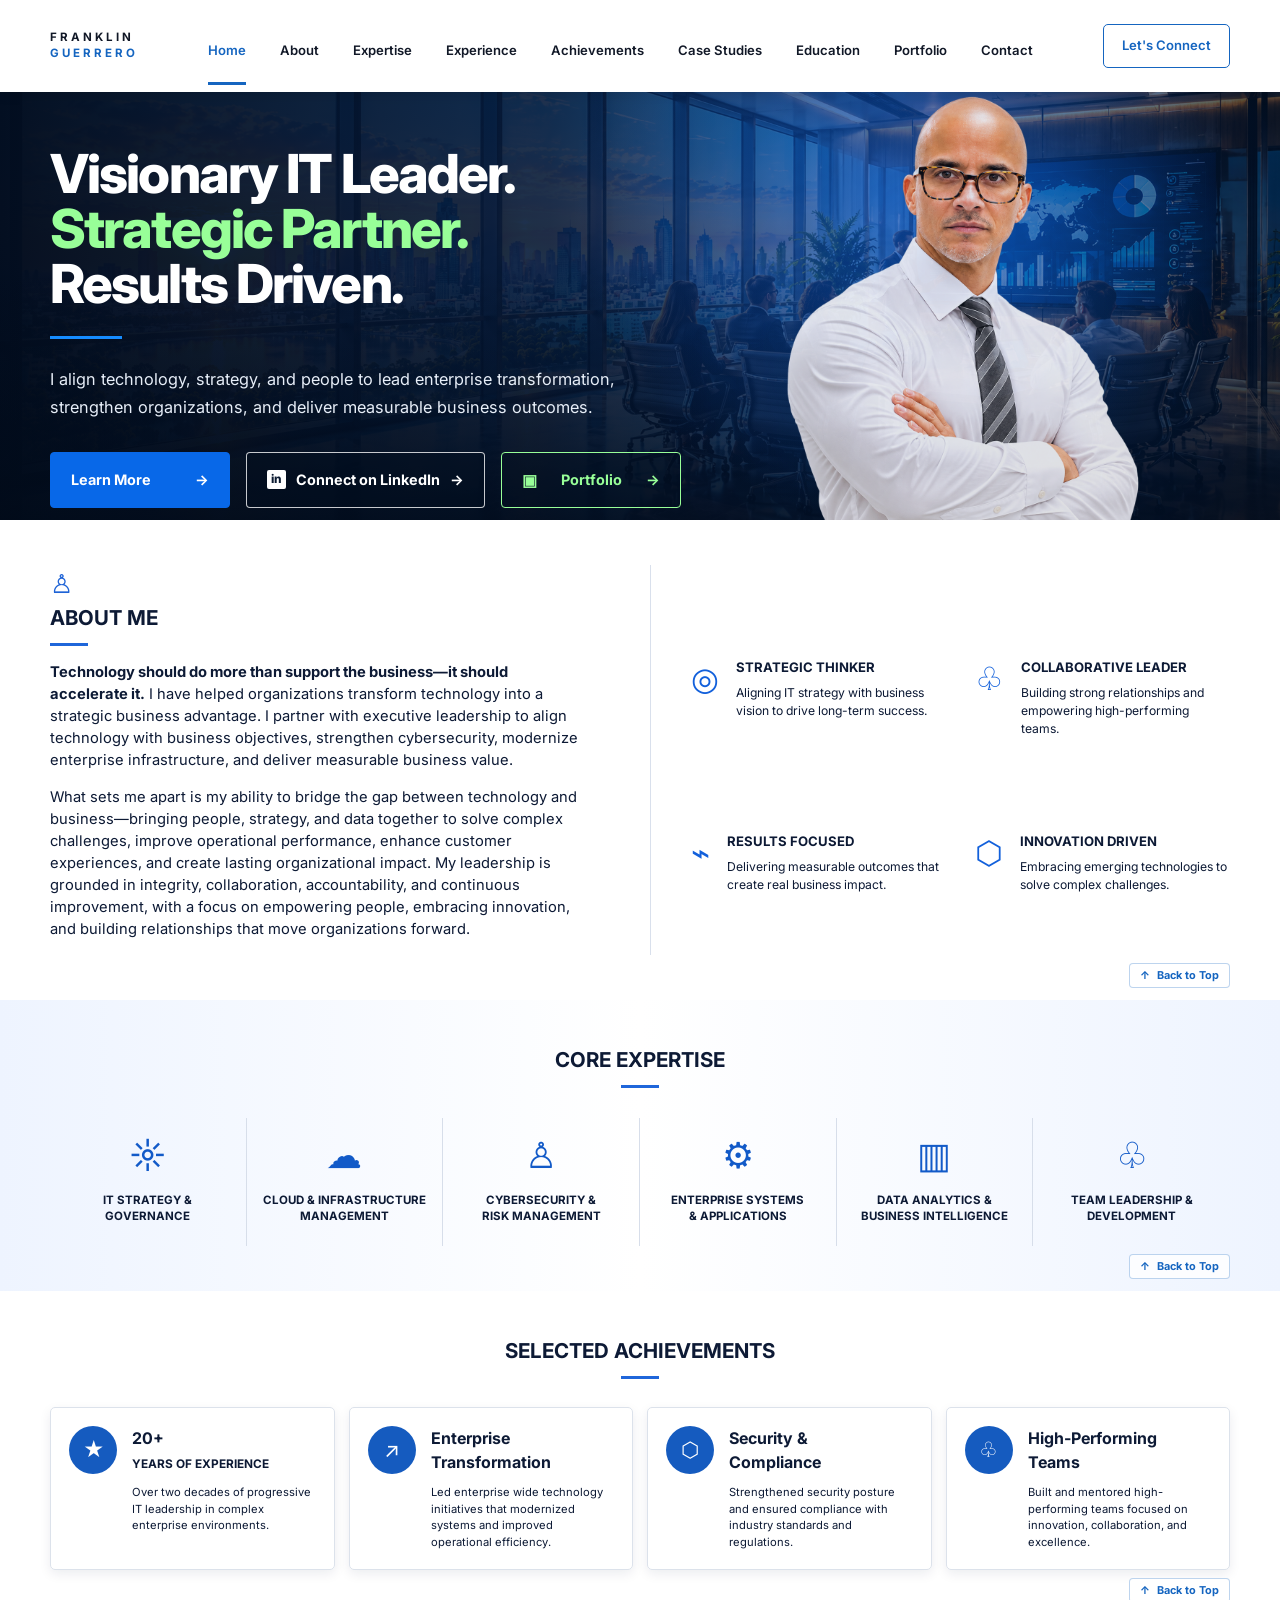
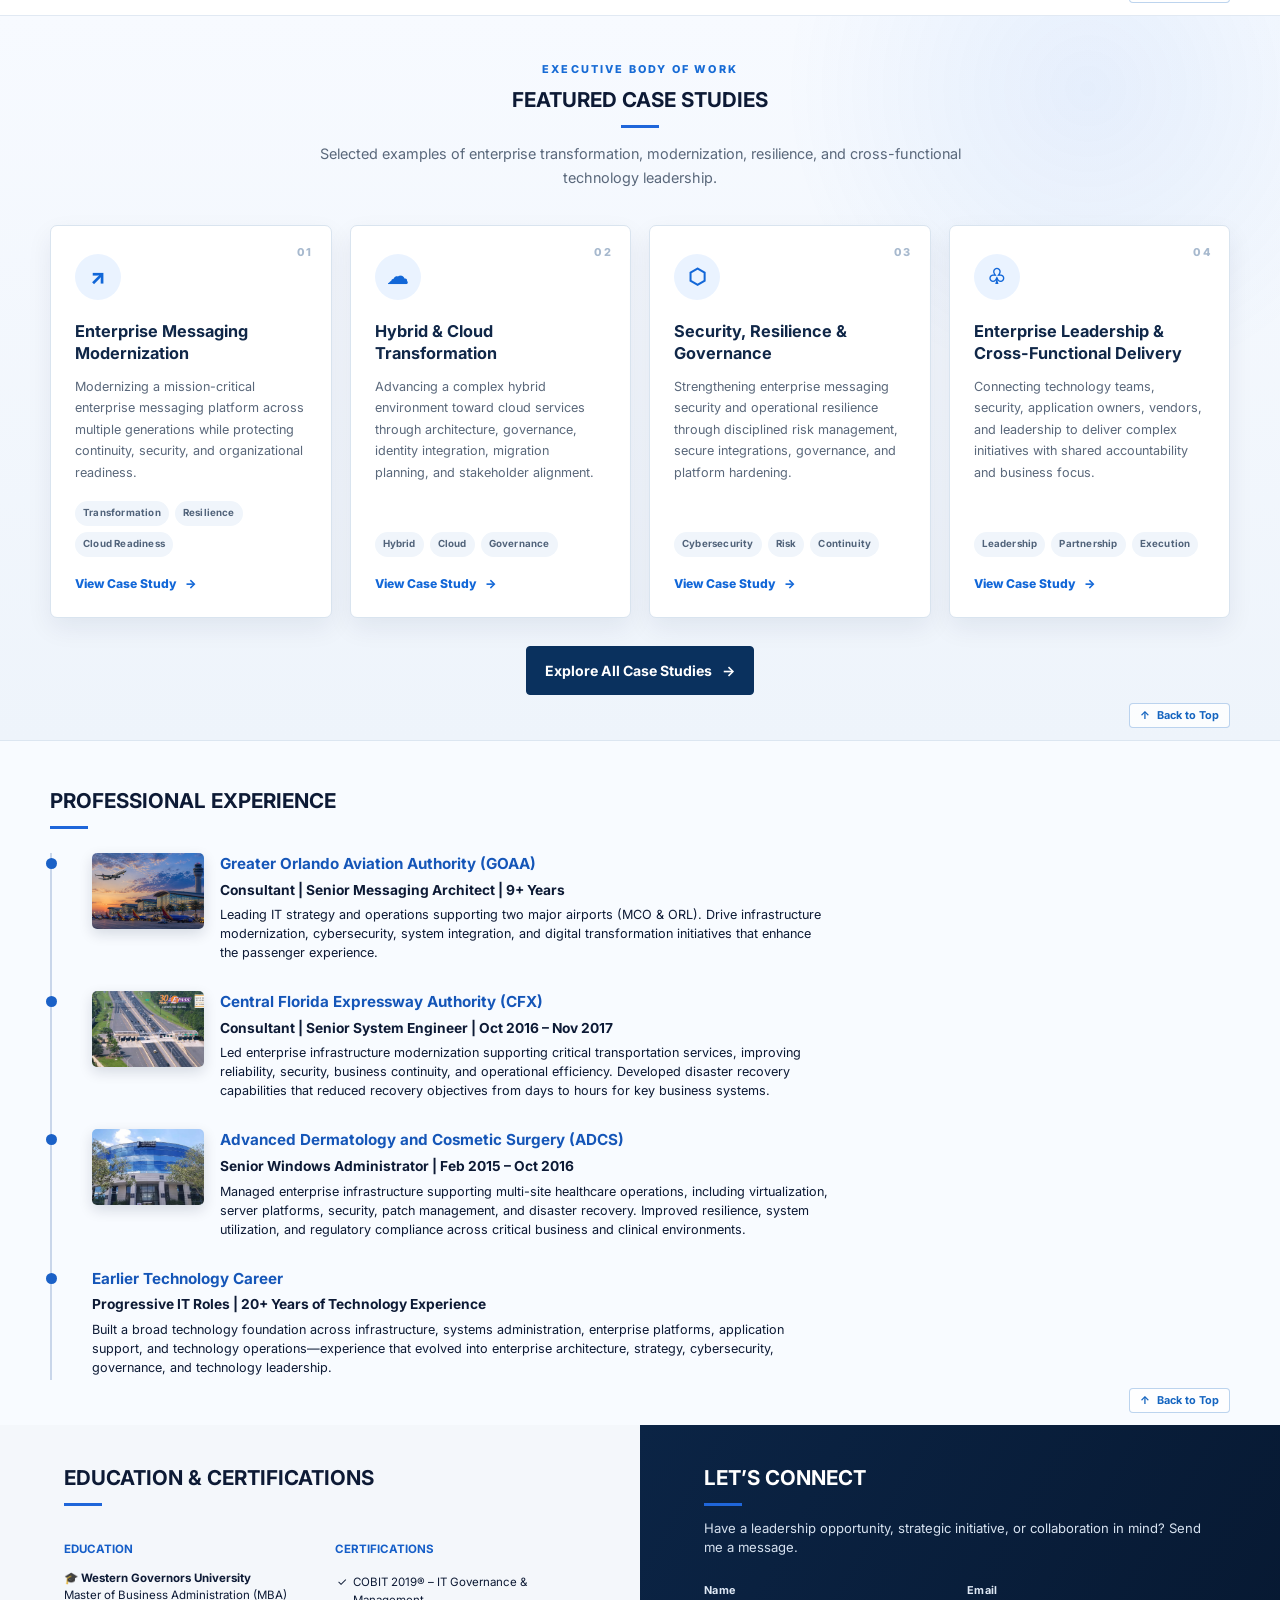
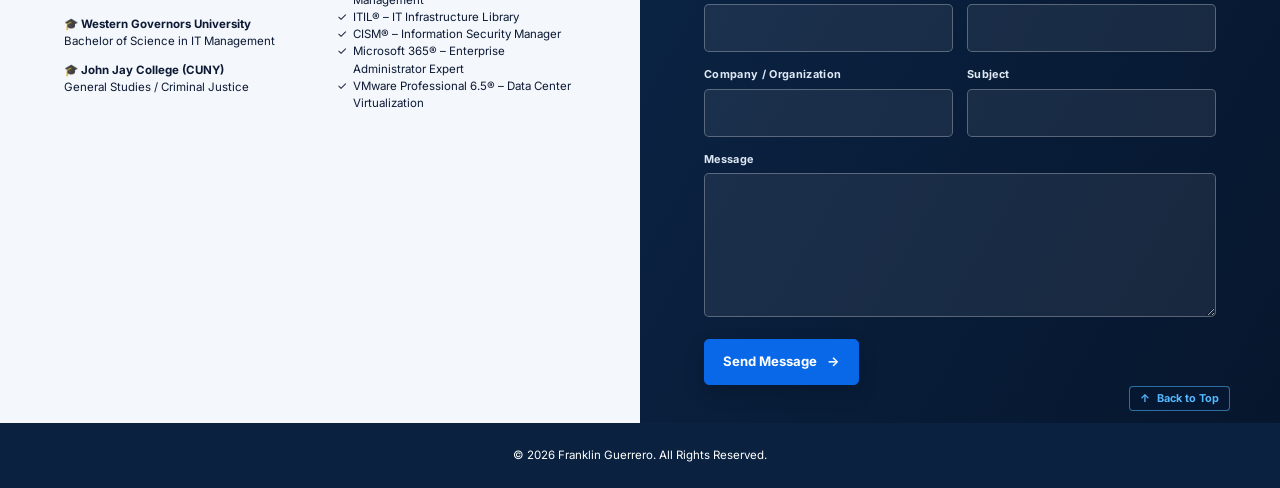
<file: index.html>
<!DOCTYPE html>
<html lang="en">
<head>
  <meta charset="UTF-8" />
  <meta name="viewport" content="width=device-width, initial-scale=1.0" />
  <meta name="description" content="Executive leadership biography and professional portfolio." />
  <title>Franklin Guerrero | IT Executive Leader</title>
  <link rel="preconnect" href="https://fonts.googleapis.com">
  <link rel="preconnect" href="https://fonts.gstatic.com" crossorigin>
  <link href="https://fonts.googleapis.com/css2?family=Inter:wght@400;500;600;700;800&display=swap" rel="stylesheet">
  <link rel="stylesheet" href="styles.css" />
  <!-- Microsoft Clarity Tracking -->
  <script type="text/javascript">
      (function(c,l,a,r,i,t,y){
          c[a]=c[a]||function(){(c[a].q=c[a].q||[]).push(arguments)};
          t=l.createElement(r);t.async=1;t.src="https://www.clarity.ms/tag/"+i;
          y=l.getElementsByTagName(r)[0];y.parentNode.insertBefore(t,y);
      })(window, document, "clarity", "script", "y5eahiqu5o");
  </script>
</head>
<body>
  <header class="topbar executive-topbar">
    <div class="shell nav">
      <a class="brand executive-brand" href="#home" aria-label="Franklin Guerrero home">
        <strong><span>FRANKLIN</span><span>GUERRERO</span></strong>
      </a>
      <button class="menu-button" aria-expanded="false" aria-controls="site-nav">☰</button>
      <nav id="site-nav">
        <a class="active" href="#home">Home</a>
        <a href="#about">About</a>
        <a href="#expertise">Expertise</a>
        <a href="#experience">Experience</a>
        <a href="#achievements">Achievements</a>
        <a href="#case-studies">Case Studies</a>
        <a href="#education">Education</a>
        <a href="portfolio.html">Portfolio</a>
        <a href="#contact">Contact</a>
      </nav>
      <a class="top-connect" href="#contact">Let's Connect</a>
    </div>
  </header>

  <main>
    <section id="home" class="hero executive-hero">
      <div class="hero-overlay"></div>
      <div class="shell executive-hero-layout">
        <div class="hero-copy executive-copy">
          <h1>Visionary IT Leader.<br><span class="mint-text">Strategic Partner.</span><br>Results Driven.</h1>
          <div class="accent-line"></div>
          <p>I align technology, strategy, and people to lead enterprise transformation, strengthen organizations, and deliver measurable business outcomes.</p>
          <div class="hero-actions">
            <a class="btn btn-primary" href="#about">Learn More <span aria-hidden="true">→</span></a>
            <a class="btn btn-outline" href="https://www.linkedin.com/in/itfg/" target="_blank" rel="noopener"><span class="linkedin-box">in</span> Connect on LinkedIn <span aria-hidden="true">→</span></a>
            <a class="btn btn-portfolio" href="portfolio.html"><span class="portfolio-btn-icon" aria-hidden="true">▣</span> Portfolio <span aria-hidden="true">→</span></a>
          </div>
        </div>
        <div class="executive-portrait" aria-hidden="true">
          <img src="assets/profile-transparent-new.png" alt="">
        </div>
      </div>
    </section>

    <section id="about" class="section about-section">
      <div class="shell about-grid">
        <div class="about-copy">
          <div class="section-heading left">
            <span class="line-icon">♙</span>
            <h2>About Me</h2>
          </div>
          <p>
            <strong>Technology should do more than support the business—it should 
            accelerate it.</strong>
            I have helped organizations transform technology 
            into a strategic business advantage. I partner with executive leadership to 
            align technology with business objectives, strengthen cybersecurity, 
            modernize enterprise infrastructure, and deliver measurable business value.
          </p>
          <p>
            What sets me apart is my ability to bridge the gap between technology and 
            business—bringing people, strategy, and data together to solve complex 
            challenges, improve operational performance, enhance customer experiences, 
            and create lasting organizational impact. My leadership is grounded in 
            integrity, collaboration, accountability, and continuous improvement, with 
            a focus on empowering people, embracing innovation, and building 
            relationships that move organizations forward.
          </p>
        </div>

        <div class="leadership-grid">
          <article>
            <span class="feature-icon">◎</span>
            <div><h3>Strategic Thinker</h3><p>Aligning IT strategy with business vision to drive long-term success.</p></div>
          </article>
          <article>
            <span class="feature-icon">♧</span>
            <div><h3>Collaborative Leader</h3><p>Building strong relationships and empowering high-performing teams.</p></div>
          </article>
          <article>
            <span class="feature-icon">⌁</span>
            <div><h3>Results Focused</h3><p>Delivering measurable outcomes that create real business impact.</p></div>
          </article>
          <article>
            <span class="feature-icon">⬡</span>
            <div><h3>Innovation Driven</h3><p>Embracing emerging technologies to solve complex challenges.</p></div>
          </article>
        </div>
      </div>
      <a class="section-back-top" href="#home" aria-label="Back to top">↑ <span>Back to Top</span></a>
    </section>

    <section id="expertise" class="section expertise-section">
      <div class="shell">
        <div class="section-heading centered">
          <h2>Core Expertise</h2>
        </div>
        <div class="expertise-grid">
          <article><span>☼</span><h3>IT Strategy &amp;<br>Governance</h3></article>
          <article><span>☁</span><h3>Cloud &amp; Infrastructure<br>Management</h3></article>
          <article><span>♙</span><h3>Cybersecurity &amp;<br>Risk Management</h3></article>
          <article><span>⚙</span><h3>Enterprise Systems<br>&amp; Applications</h3></article>
          <article><span>▥</span><h3>Data Analytics &amp;<br>Business Intelligence</h3></article>
          <article><span>♧</span><h3>Team Leadership &amp;<br>Development</h3></article>
        </div>
      </div>
      <a class="section-back-top" href="#home" aria-label="Back to top">↑ <span>Back to Top</span></a>
    </section>

    <section id="achievements" class="section achievements-section">
      <div class="shell">
        <div class="section-heading centered">
          <h2>Selected Achievements</h2>
        </div>
        <div class="achievement-grid">
          <article>
            <div class="circle-icon">★</div>
            <div><h3>20+<br><small>Years of Experience</small></h3><p>Over two decades of progressive IT leadership in complex enterprise environments.</p></div>
          </article>
          <article>
            <div class="circle-icon">↗</div>
            <div><h3>Enterprise<br>Transformation</h3><p>Led enterprise wide technology initiatives that modernized systems and improved operational efficiency.</p></div>
          </article>
          <article>
            <div class="circle-icon">⬡</div>
            <div><h3>Security &amp;<br>Compliance</h3><p>Strengthened security posture and ensured compliance with industry standards and regulations.</p></div>
          </article>
          <article>
            <div class="circle-icon">♧</div>
            <div><h3>High-Performing<br>Teams</h3><p>Built and mentored high-performing teams focused on innovation, collaboration, and excellence.</p></div>
          </article>
        </div>
      </div>
      <a class="section-back-top" href="#home" aria-label="Back to top">↑ <span>Back to Top</span></a>
    </section>


    <section id="case-studies" class="section case-studies-section">
      <div class="shell">
        <div class="section-heading centered">
          <span class="case-studies-eyebrow">EXECUTIVE BODY OF WORK</span>
          <h2>Featured Case Studies</h2>
          <p class="case-studies-intro">Selected examples of enterprise transformation, modernization, resilience, and cross-functional technology leadership.</p>
        </div>

        <div class="case-study-card-grid">
          <article class="case-study-card">
            <span class="case-study-index">01</span>
            <div class="case-study-icon" aria-hidden="true">↗</div>
            <h3>Enterprise Messaging Modernization</h3>
            <p>Modernizing a mission-critical enterprise messaging platform across multiple generations while protecting continuity, security, and organizational readiness.</p>
            <div class="case-study-tags"><span>Transformation</span><span>Resilience</span><span>Cloud Readiness</span></div>
            <a href="case-study-messaging.html">View Case Study <span aria-hidden="true">→</span></a>
          </article>

          <article class="case-study-card">
            <span class="case-study-index">02</span>
            <div class="case-study-icon" aria-hidden="true">☁</div>
            <h3>Hybrid &amp; Cloud Transformation</h3>
            <p>Advancing a complex hybrid environment toward cloud services through architecture, governance, identity integration, migration planning, and stakeholder alignment.</p>
            <div class="case-study-tags"><span>Hybrid</span><span>Cloud</span><span>Governance</span></div>
            <a href="case-study-cloud.html">View Case Study <span aria-hidden="true">→</span></a>
          </article>

          <article class="case-study-card">
            <span class="case-study-index">03</span>
            <div class="case-study-icon" aria-hidden="true">⬡</div>
            <h3>Security, Resilience &amp; Governance</h3>
            <p>Strengthening enterprise messaging security and operational resilience through disciplined risk management, secure integrations, governance, and platform hardening.</p>
            <div class="case-study-tags"><span>Cybersecurity</span><span>Risk</span><span>Continuity</span></div>
            <a href="case-study-security.html">View Case Study <span aria-hidden="true">→</span></a>
          </article>

          <article class="case-study-card">
            <span class="case-study-index">04</span>
            <div class="case-study-icon" aria-hidden="true">♧</div>
            <h3>Enterprise Leadership &amp; Cross-Functional Delivery</h3>
            <p>Connecting technology teams, security, application owners, vendors, and leadership to deliver complex initiatives with shared accountability and business focus.</p>
            <div class="case-study-tags"><span>Leadership</span><span>Partnership</span><span>Execution</span></div>
            <a href="case-study-leadership.html">View Case Study <span aria-hidden="true">→</span></a>
          </article>
        </div>

        <div class="case-studies-all">
          <a class="btn case-studies-all-btn" href="case-studies.html">Explore All Case Studies <span aria-hidden="true">→</span></a>
        </div>
      </div>
      <a class="section-back-top" href="#home" aria-label="Back to top">↑ <span>Back to Top</span></a>
    </section>

    <section id="experience" class="section experience-section">
      <div class="shell experience-grid">
        <div>
          <div class="section-heading left"><h2>Professional Experience</h2></div>
          <div class="timeline">
            <article class="experience-with-photo">
              <div class="dot"></div>
              <img class="experience-org-photo" src="assets/goaa-airport.png" alt="Greater Orlando Aviation Authority airport terminal">
              <div class="experience-org-copy">
                <h3>Greater Orlando Aviation Authority (GOAA)</h3>
                <h4>Consultant | Senior Messaging Architect | 9+ Years</h4>
                <p>
                  Leading IT strategy and operations supporting two major airports (MCO &amp; ORL).
                  Drive infrastructure modernization, cybersecurity, system integration, and
                  digital transformation initiatives that enhance the passenger experience.
                </p>
              </div>
            </article>
            <article class="experience-with-photo">
              <div class="dot"></div>
              <img class="experience-org-photo" src="assets/cfx.jpg" alt="Central Florida Expressway Authority expressway and toll plaza">
              <div class="experience-org-copy">
              <h3>Central Florida Expressway Authority (CFX)</h3>
              <h4>Consultant | Senior System Engineer | Oct 2016 – Nov 2017</h4>
              <p>
                Led enterprise infrastructure modernization supporting critical transportation
                services, improving reliability, security, business continuity, and operational
                efficiency. Developed disaster recovery capabilities that reduced recovery
                objectives from days to hours for key business systems.
              </p>
              </div>
            </article>
            <article class="experience-with-photo">
              <div class="dot"></div>
              <img class="experience-org-photo" src="assets/advanced-dermatology.jpg" alt="Advanced Dermatology and Cosmetic Surgery building">
              <div class="experience-org-copy">
              <h3>Advanced Dermatology and Cosmetic Surgery (ADCS)</h3>
              <h4>Senior Windows Administrator | Feb 2015 – Oct 2016</h4>
              <p>
                Managed enterprise infrastructure supporting multi-site healthcare operations,
                including virtualization, server platforms, security, patch management, and
                disaster recovery. Improved resilience, system utilization, and regulatory
                compliance across critical business and clinical environments.
              </p>
              </div>
            </article>
            <article class="earlier-career">
              <div class="dot"></div>
              <h3>Earlier Technology Career</h3>
              <h4>Progressive IT Roles | 20+ Years of Technology Experience</h4>
              <p>
                Built a broad technology foundation across infrastructure, systems administration,
                enterprise platforms, application support, and technology operations—experience
                that evolved into enterprise architecture, strategy, cybersecurity, governance,
                and technology leadership.
              </p>
            </article>
          </div>
        </div>

      </div>
      <a class="section-back-top" href="#home" aria-label="Back to top">↑ <span>Back to Top</span></a>
    </section>

    <section id="education" class="education-contact">
      <div class="education-panel">
        <div class="section-heading left"><h2>Education &amp; Certifications</h2></div>
        <div class="education-columns">
          <div>
            <h3>Education</h3>
            <p><strong>🎓 Western Governors University</strong><br>Master of Business Administration (MBA)</p>
            <p><strong>🎓 Western Governors University</strong><br>Bachelor of Science in IT Management</p>
            <p><strong>🎓 John Jay College (CUNY)</strong><br>General Studies / Criminal Justice</p>
          </div>
          <div>
            <h3>Certifications</h3>
            <ul>
              <li>COBIT 2019® – IT Governance & Management</li>
              <li>ITIL® – IT Infrastructure Library</li>
              <li>CISM® – Information Security Manager</li>
              <li>Microsoft 365® – Enterprise Administrator Expert</li>
              <li>VMware Professional 6.5® – Data Center Virtualization</li>
            </ul>
          </div>
        </div>
      </div>

      <div id="contact" class="contact-panel">
        <div class="section-heading left light"><h2>Let’s Connect</h2></div>
        <p>Have a leadership opportunity, strategic initiative, or collaboration in mind? Send me a message.</p>

        <form class="contact-form" action="https://formspree.io/f/xrpzrypd" method="POST">
          <div class="contact-form-grid">
            <label>
              <span>Name</span>
              <input type="text" name="name" autocomplete="name" required>
            </label>

            <label>
              <span>Email</span>
              <input type="email" name="email" autocomplete="email" required>
            </label>

            <label>
              <span>Company / Organization</span>
              <input type="text" name="company" autocomplete="organization">
            </label>

            <label>
              <span>Subject</span>
              <input type="text" name="subject" required>
            </label>
          </div>

          <label class="contact-message-field">
            <span>Message</span>
            <textarea name="message" rows="5" required></textarea>
          </label>

          <input type="hidden" name="_subject" value="New message from franklinguerrero.com">
          <button class="contact-submit" type="submit">Send Message <span aria-hidden="true">→</span></button>
        </form>
      </div>
      <a class="section-back-top" href="#home" aria-label="Back to top">↑ <span>Back to Top</span></a>
    </section>
  </main>

  <footer>
    © <span id="year"></span> Franklin Guerrero. All Rights Reserved.
  </footer>

  <script src="script.js"></script>
</body>
</html>
</file>
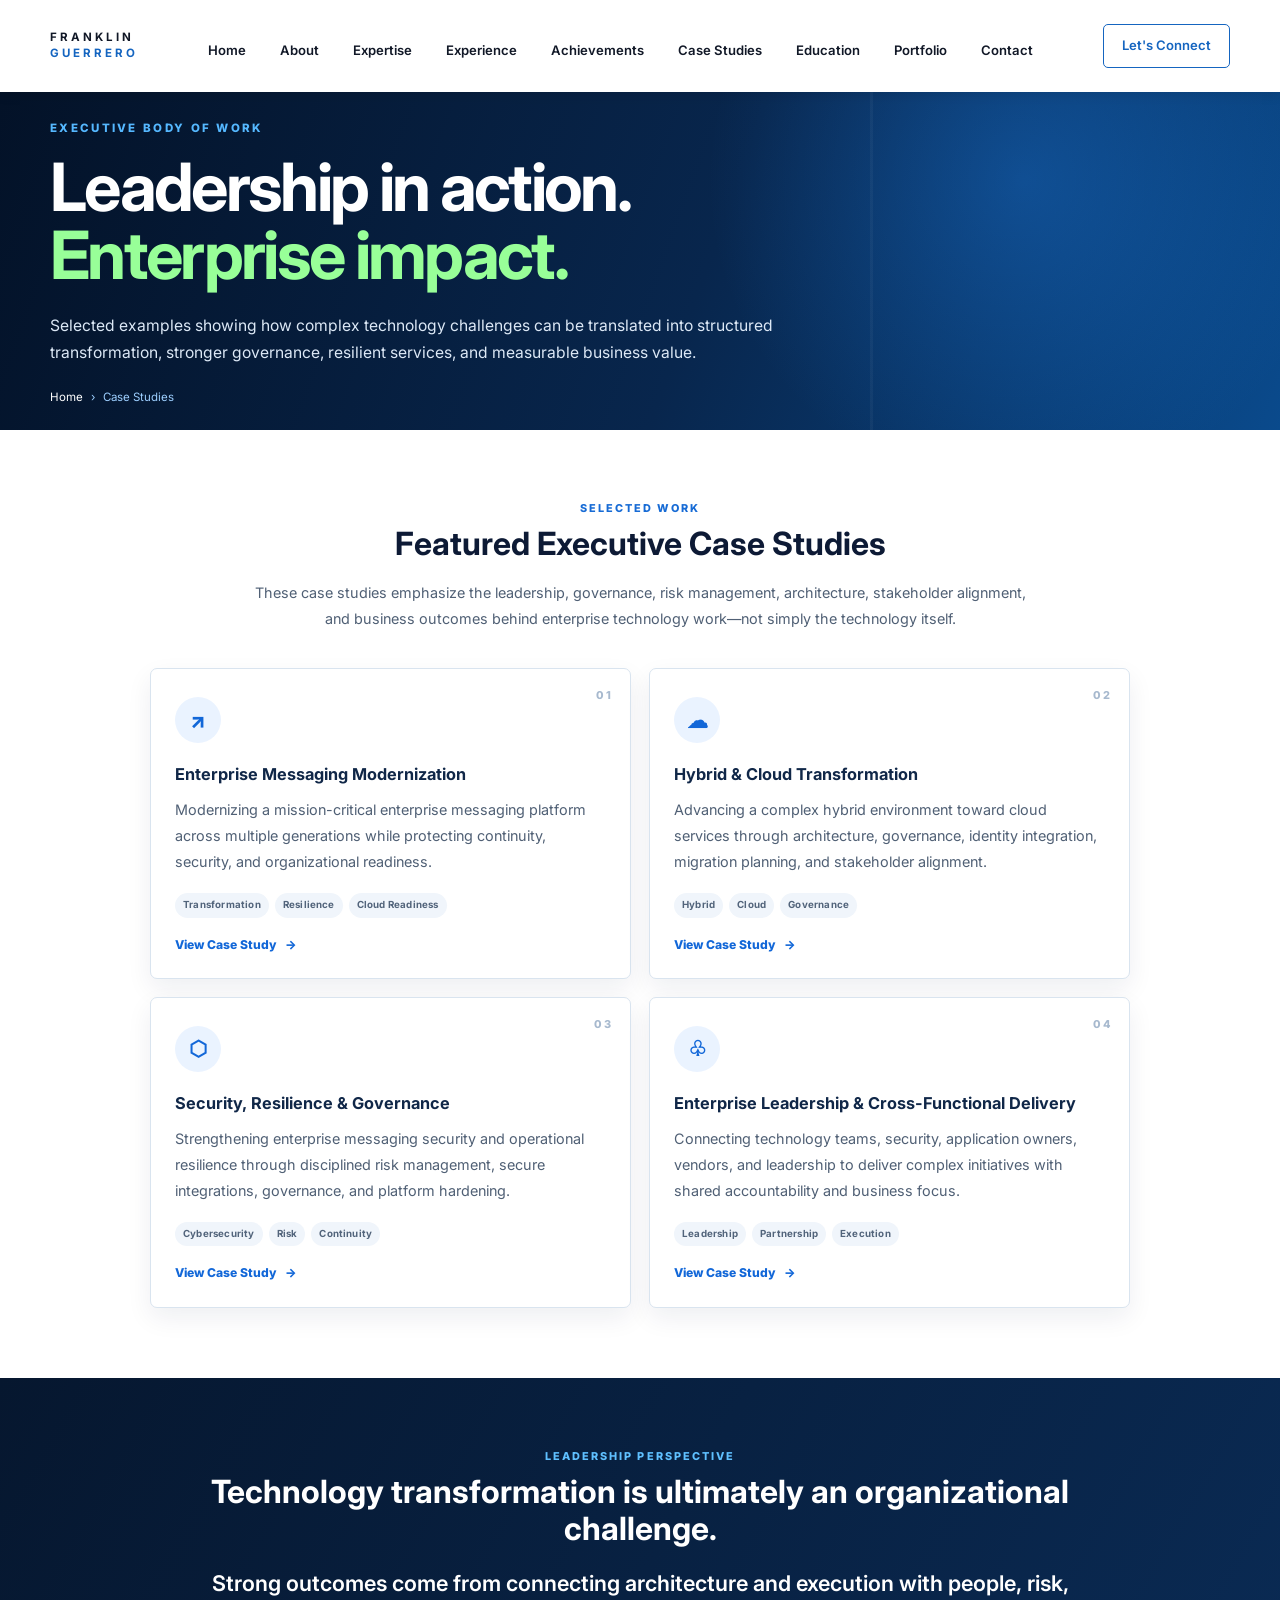
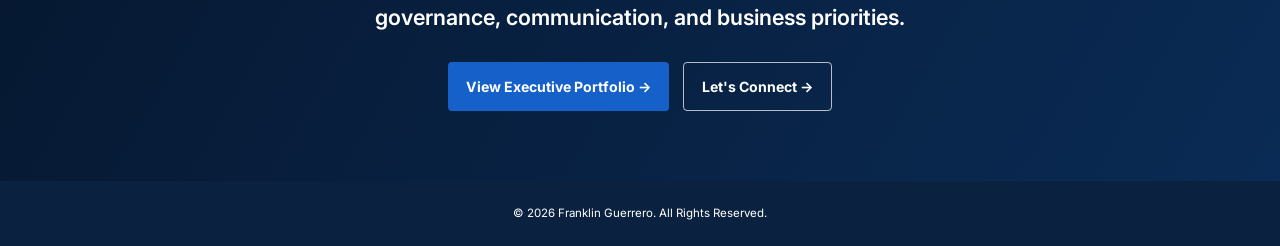
<file: case-studies.html>
<!DOCTYPE html>
<html lang="en">
<head>
  <meta charset="UTF-8" />
  <meta name="viewport" content="width=device-width, initial-scale=1.0" />
  <meta name="description" content="Selected executive technology case studies focused on enterprise transformation, cloud, security, resilience, and leadership." />
  <title>Executive Case Studies | Franklin Guerrero</title>
  <link rel="preconnect" href="https://fonts.googleapis.com">
  <link rel="preconnect" href="https://fonts.gstatic.com" crossorigin>
  <link href="https://fonts.googleapis.com/css2?family=Inter:wght@400;500;600;700;800&display=swap" rel="stylesheet">
  <link rel="stylesheet" href="styles.css" />
  <!-- Microsoft Clarity Tracking -->
  <script type="text/javascript">
      (function(c,l,a,r,i,t,y){
          c[a]=c[a]||function(){(c[a].q=c[a].q||[]).push(arguments)};
          t=l.createElement(r);t.async=1;t.src="https://www.clarity.ms/tag/"+i;
          y=l.getElementsByTagName(r)[0];y.parentNode.insertBefore(t,y);
      })(window, document, "clarity", "script", "y5eahiqu5o");
  </script>
</head>
<body class="case-study-page">
  <header class="topbar executive-topbar">
    <div class="shell nav">
      <a class="brand executive-brand" href="index.html#home" aria-label="Franklin Guerrero home">
        <strong><span>FRANKLIN</span><span>GUERRERO</span></strong>
      </a>
      <button class="menu-button" aria-expanded="false" aria-controls="site-nav">☰</button>
      <nav id="site-nav">
        <a href="index.html#home">Home</a>
        <a href="index.html#about">About</a>
        <a href="index.html#expertise">Expertise</a>
        <a href="index.html#experience">Experience</a>
        <a href="index.html#achievements">Achievements</a>
        <a class="active" href="case-studies.html">Case Studies</a>
        <a href="index.html#education">Education</a>
        <a href="portfolio.html">Portfolio</a>
        <a href="index.html#contact">Contact</a>
      </nav>
      <a class="top-connect" href="index.html#contact">Let's Connect</a>
    </div>
  </header>
  <main>
    <section class="case-study-hero">
      <div class="shell">
        <p class="case-study-kicker">EXECUTIVE BODY OF WORK</p>
        <h1>Leadership in action.<br><span class="mint-text">Enterprise impact.</span></h1>
        <p class="case-study-hero-copy">Selected examples showing how complex technology challenges can be translated into structured transformation, stronger governance, resilient services, and measurable business value.</p>
        <div class="case-study-breadcrumbs"><a href="index.html">Home</a><span>›</span><span>Case Studies</span></div>
      </div>
    </section>
    <section class="case-study-detail case-study-landing">
      <div class="shell">
        <span class="case-study-section-label" style="text-align:center">SELECTED WORK</span>
        <h2 style="text-align:center">Featured Executive Case Studies</h2>
        <p class="case-study-landing-intro">These case studies emphasize the leadership, governance, risk management, architecture, stakeholder alignment, and business outcomes behind enterprise technology work—not simply the technology itself.</p>

        <div class="case-study-card-grid">
          <article class="case-study-card"><span class="case-study-index">01</span><div class="case-study-icon">↗</div><h3>Enterprise Messaging Modernization</h3><p>Modernizing a mission-critical enterprise messaging platform across multiple generations while protecting continuity, security, and organizational readiness.</p><div class="case-study-tags"><span>Transformation</span><span>Resilience</span><span>Cloud Readiness</span></div><a href="case-study-messaging.html">View Case Study <span aria-hidden="true">→</span></a></article>
          <article class="case-study-card"><span class="case-study-index">02</span><div class="case-study-icon">☁</div><h3>Hybrid &amp; Cloud Transformation</h3><p>Advancing a complex hybrid environment toward cloud services through architecture, governance, identity integration, migration planning, and stakeholder alignment.</p><div class="case-study-tags"><span>Hybrid</span><span>Cloud</span><span>Governance</span></div><a href="case-study-cloud.html">View Case Study <span aria-hidden="true">→</span></a></article>
          <article class="case-study-card"><span class="case-study-index">03</span><div class="case-study-icon">⬡</div><h3>Security, Resilience &amp; Governance</h3><p>Strengthening enterprise messaging security and operational resilience through disciplined risk management, secure integrations, governance, and platform hardening.</p><div class="case-study-tags"><span>Cybersecurity</span><span>Risk</span><span>Continuity</span></div><a href="case-study-security.html">View Case Study <span aria-hidden="true">→</span></a></article>
          <article class="case-study-card"><span class="case-study-index">04</span><div class="case-study-icon">♧</div><h3>Enterprise Leadership &amp; Cross-Functional Delivery</h3><p>Connecting technology teams, security, application owners, vendors, and leadership to deliver complex initiatives with shared accountability and business focus.</p><div class="case-study-tags"><span>Leadership</span><span>Partnership</span><span>Execution</span></div><a href="case-study-leadership.html">View Case Study <span aria-hidden="true">→</span></a></article>
        </div>
      </div>
    </section>
    <section class="case-study-detail case-study-detail-dark">
      <div class="shell case-study-takeaway">
        <span class="case-study-section-label">LEADERSHIP PERSPECTIVE</span>
        <h2>Technology transformation is ultimately an organizational challenge.</h2>
        <blockquote>Strong outcomes come from connecting architecture and execution with people, risk, governance, communication, and business priorities.</blockquote>
        <div class="case-study-next"><a class="btn btn-primary" href="portfolio.html">View Executive Portfolio →</a><a class="btn btn-outline" href="index.html#contact">Let's Connect →</a></div>
      </div>
    </section>
  </main>
  <footer>
    © <span id="year"></span> Franklin Guerrero. All Rights Reserved.
  </footer>
  <script src="script.js"></script>
</body>
</html>
</file>
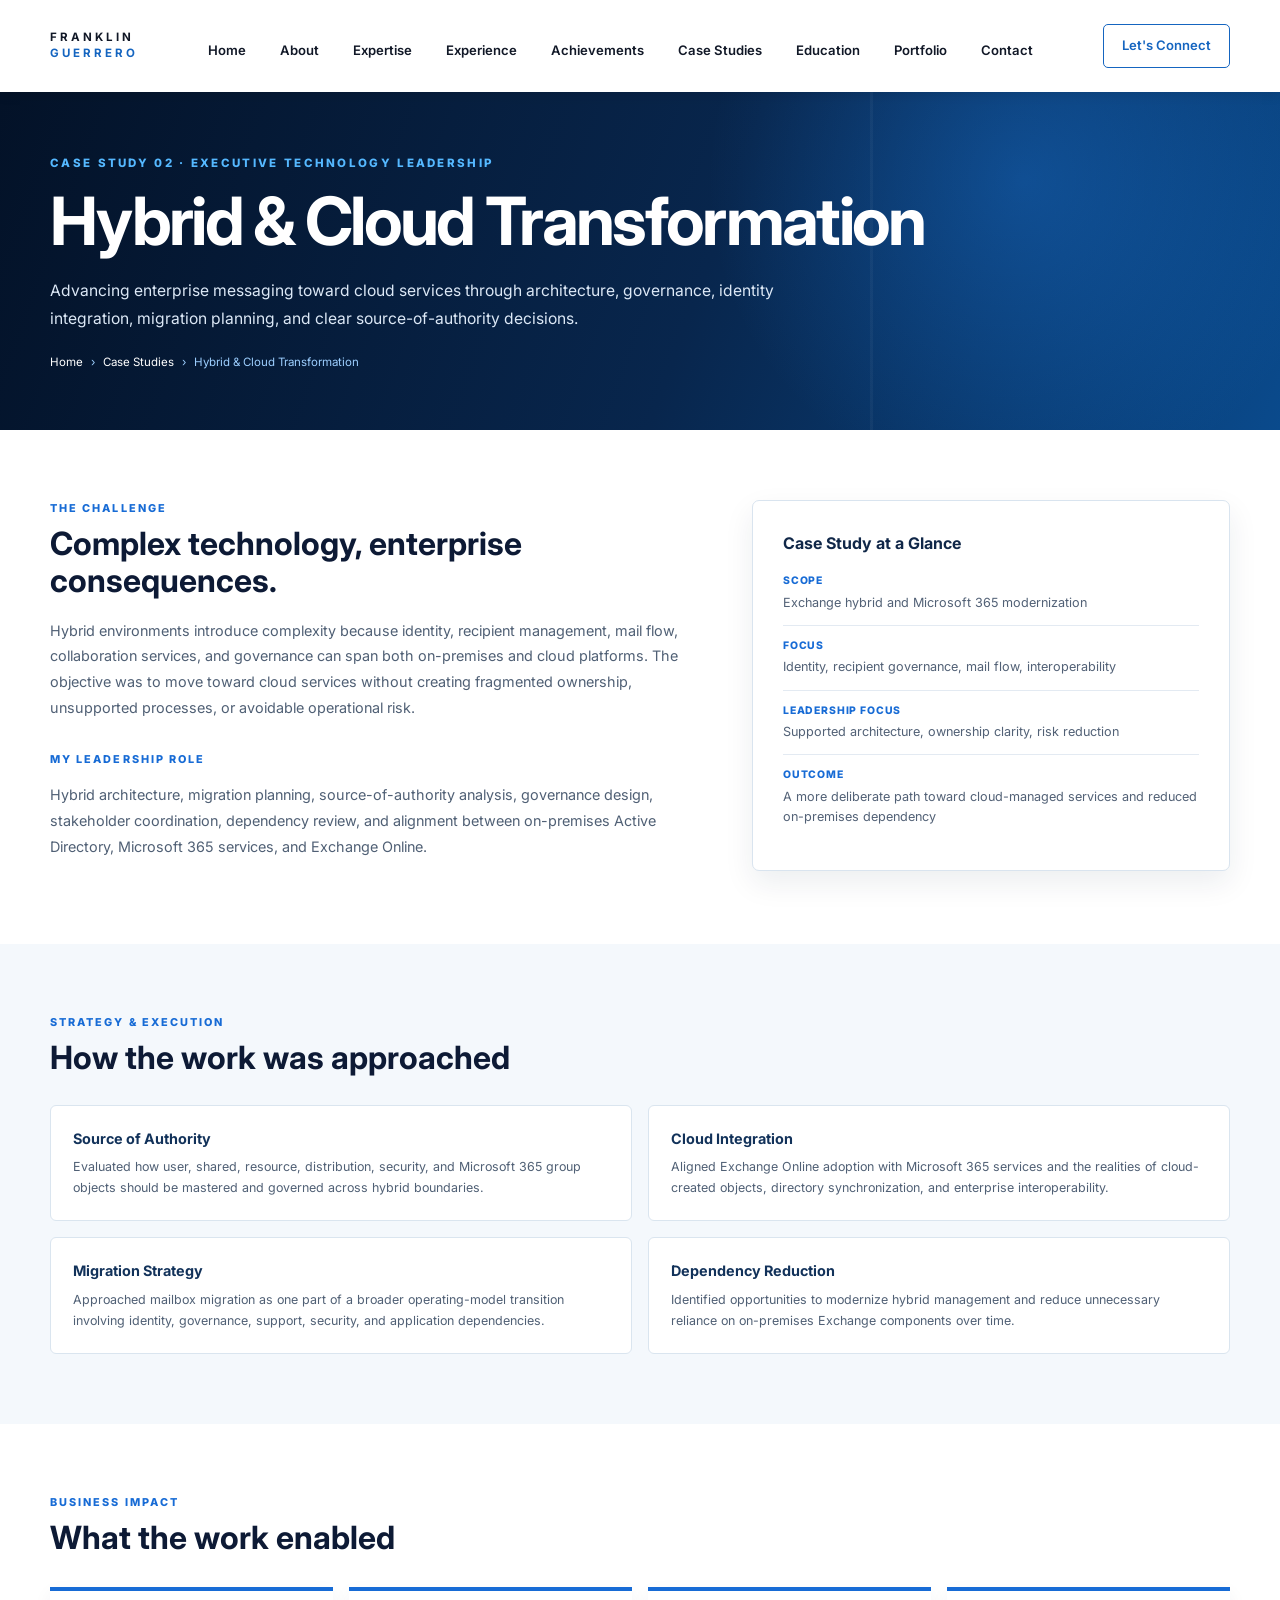
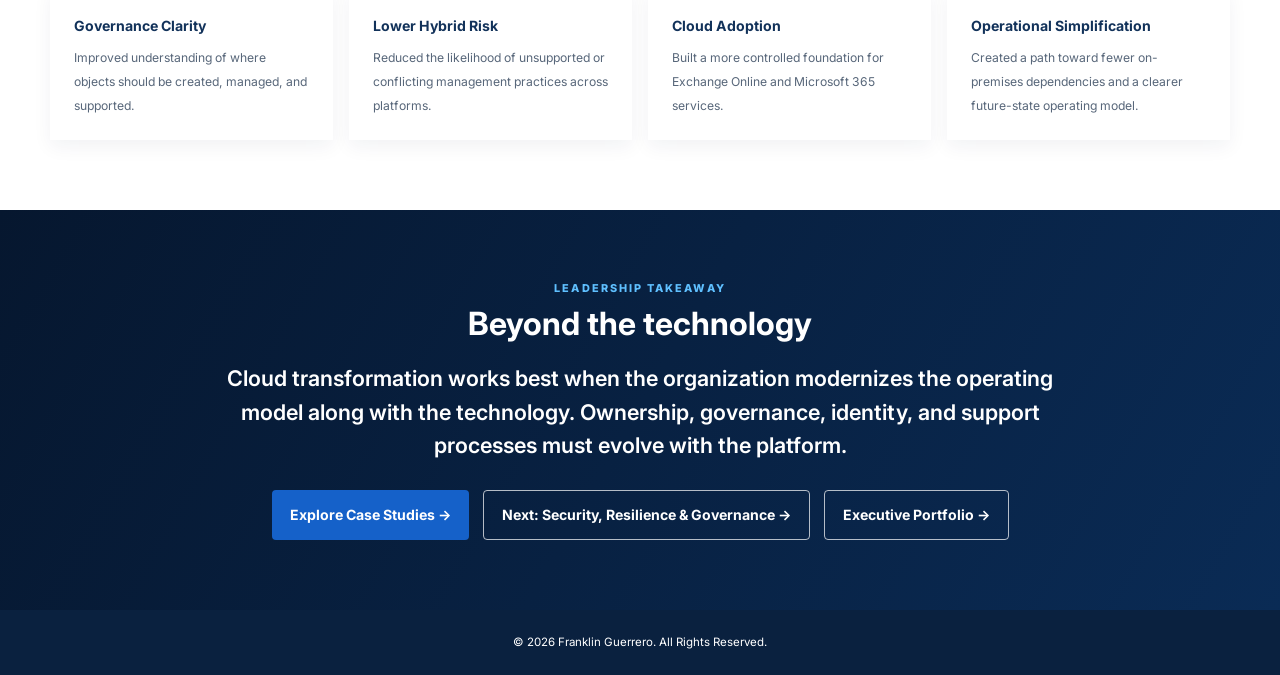
<file: case-study-cloud.html>
<!DOCTYPE html>
<html lang="en">
<head>
  <meta charset="UTF-8" />
  <meta name="viewport" content="width=device-width, initial-scale=1.0" />
  <meta name="description" content="Advancing enterprise messaging toward cloud services through architecture, governance, identity integration, migration planning, and clear source-of-authority decisions." />
  <title>Hybrid &amp; Cloud Transformation | Franklin Guerrero</title>
  <link rel="preconnect" href="https://fonts.googleapis.com">
  <link rel="preconnect" href="https://fonts.gstatic.com" crossorigin>
  <link href="https://fonts.googleapis.com/css2?family=Inter:wght@400;500;600;700;800&display=swap" rel="stylesheet">
  <link rel="stylesheet" href="styles.css" />
  <!-- Microsoft Clarity Tracking -->
  <script type="text/javascript">
      (function(c,l,a,r,i,t,y){
          c[a]=c[a]||function(){(c[a].q=c[a].q||[]).push(arguments)};
          t=l.createElement(r);t.async=1;t.src="https://www.clarity.ms/tag/"+i;
          y=l.getElementsByTagName(r)[0];y.parentNode.insertBefore(t,y);
      })(window, document, "clarity", "script", "y5eahiqu5o");
  </script>
</head>
<body class="case-study-page">
  <header class="topbar executive-topbar">
    <div class="shell nav">
      <a class="brand executive-brand" href="index.html#home" aria-label="Franklin Guerrero home">
        <strong><span>FRANKLIN</span><span>GUERRERO</span></strong>
      </a>
      <button class="menu-button" aria-expanded="false" aria-controls="site-nav">☰</button>
      <nav id="site-nav">
        <a href="index.html#home">Home</a>
        <a href="index.html#about">About</a>
        <a href="index.html#expertise">Expertise</a>
        <a href="index.html#experience">Experience</a>
        <a href="index.html#achievements">Achievements</a>
        <a class="active" href="case-studies.html">Case Studies</a>
        <a href="index.html#education">Education</a>
        <a href="portfolio.html">Portfolio</a>
        <a href="index.html#contact">Contact</a>
      </nav>
      <a class="top-connect" href="index.html#contact">Let's Connect</a>
    </div>
  </header>
  <main>
    <section class="case-study-hero">
      <div class="shell">
        <p class="case-study-kicker">CASE STUDY 02 · EXECUTIVE TECHNOLOGY LEADERSHIP</p>
        <h1>Hybrid &amp; Cloud Transformation</h1>
        <p class="case-study-hero-copy">Advancing enterprise messaging toward cloud services through architecture, governance, identity integration, migration planning, and clear source-of-authority decisions.</p>
        <div class="case-study-breadcrumbs"><a href="index.html">Home</a><span>›</span><a href="case-studies.html">Case Studies</a><span>›</span><span>Hybrid &amp; Cloud Transformation</span></div>
      </div>
    </section>

    <section class="case-study-detail">
      <div class="shell case-study-detail-grid">
        <div>
          <span class="case-study-section-label">THE CHALLENGE</span>
          <h2>Complex technology, enterprise consequences.</h2>
          <p>Hybrid environments introduce complexity because identity, recipient management, mail flow, collaboration services, and governance can span both on-premises and cloud platforms. The objective was to move toward cloud services without creating fragmented ownership, unsupported processes, or avoidable operational risk.</p>
          <span class="case-study-section-label" style="margin-top:30px">MY LEADERSHIP ROLE</span>
          <p>Hybrid architecture, migration planning, source-of-authority analysis, governance design, stakeholder coordination, dependency review, and alignment between on-premises Active Directory, Microsoft 365 services, and Exchange Online.</p>
        </div>
        <aside class="case-study-summary-card">
          <h3>Case Study at a Glance</h3>
          <dl><div><dt>Scope</dt><dd>Exchange hybrid and Microsoft 365 modernization</dd></div><div><dt>Focus</dt><dd>Identity, recipient governance, mail flow, interoperability</dd></div><div><dt>Leadership Focus</dt><dd>Supported architecture, ownership clarity, risk reduction</dd></div><div><dt>Outcome</dt><dd>A more deliberate path toward cloud-managed services and reduced on-premises dependency</dd></div></dl>
        </aside>
      </div>
    </section>

    <section class="case-study-detail case-study-detail-soft">
      <div class="shell">
        <span class="case-study-section-label">STRATEGY &amp; EXECUTION</span>
        <h2>How the work was approached</h2>
        <div class="case-study-points"><article class="case-study-point"><h3>Source of Authority</h3><p>Evaluated how user, shared, resource, distribution, security, and Microsoft 365 group objects should be mastered and governed across hybrid boundaries.</p></article><article class="case-study-point"><h3>Cloud Integration</h3><p>Aligned Exchange Online adoption with Microsoft 365 services and the realities of cloud-created objects, directory synchronization, and enterprise interoperability.</p></article><article class="case-study-point"><h3>Migration Strategy</h3><p>Approached mailbox migration as one part of a broader operating-model transition involving identity, governance, support, security, and application dependencies.</p></article><article class="case-study-point"><h3>Dependency Reduction</h3><p>Identified opportunities to modernize hybrid management and reduce unnecessary reliance on on-premises Exchange components over time.</p></article></div>
      </div>
    </section>

    <section class="case-study-detail">
      <div class="shell">
        <span class="case-study-section-label">BUSINESS IMPACT</span>
        <h2>What the work enabled</h2>
        <div class="case-study-impact-grid"><article class="case-study-impact"><strong>Governance Clarity</strong><span>Improved understanding of where objects should be created, managed, and supported.</span></article><article class="case-study-impact"><strong>Lower Hybrid Risk</strong><span>Reduced the likelihood of unsupported or conflicting management practices across platforms.</span></article><article class="case-study-impact"><strong>Cloud Adoption</strong><span>Built a more controlled foundation for Exchange Online and Microsoft 365 services.</span></article><article class="case-study-impact"><strong>Operational Simplification</strong><span>Created a path toward fewer on-premises dependencies and a clearer future-state operating model.</span></article></div>
      </div>
    </section>

    <section class="case-study-detail case-study-detail-dark">
      <div class="shell case-study-takeaway">
        <span class="case-study-section-label">LEADERSHIP TAKEAWAY</span>
        <h2>Beyond the technology</h2>
        <blockquote>Cloud transformation works best when the organization modernizes the operating model along with the technology. Ownership, governance, identity, and support processes must evolve with the platform.</blockquote>
        <div class="case-study-next"><a class="btn btn-primary" href="case-studies.html">Explore Case Studies →</a><a class="btn btn-outline" href="case-study-security.html">Next: Security, Resilience &amp; Governance →</a><a class="btn btn-outline" href="portfolio.html">Executive Portfolio →</a></div>
      </div>
    </section>
  </main>
  <footer>
    © <span id="year"></span> Franklin Guerrero. All Rights Reserved.
  </footer>
  <script src="script.js"></script>
</body>
</html>
</file>
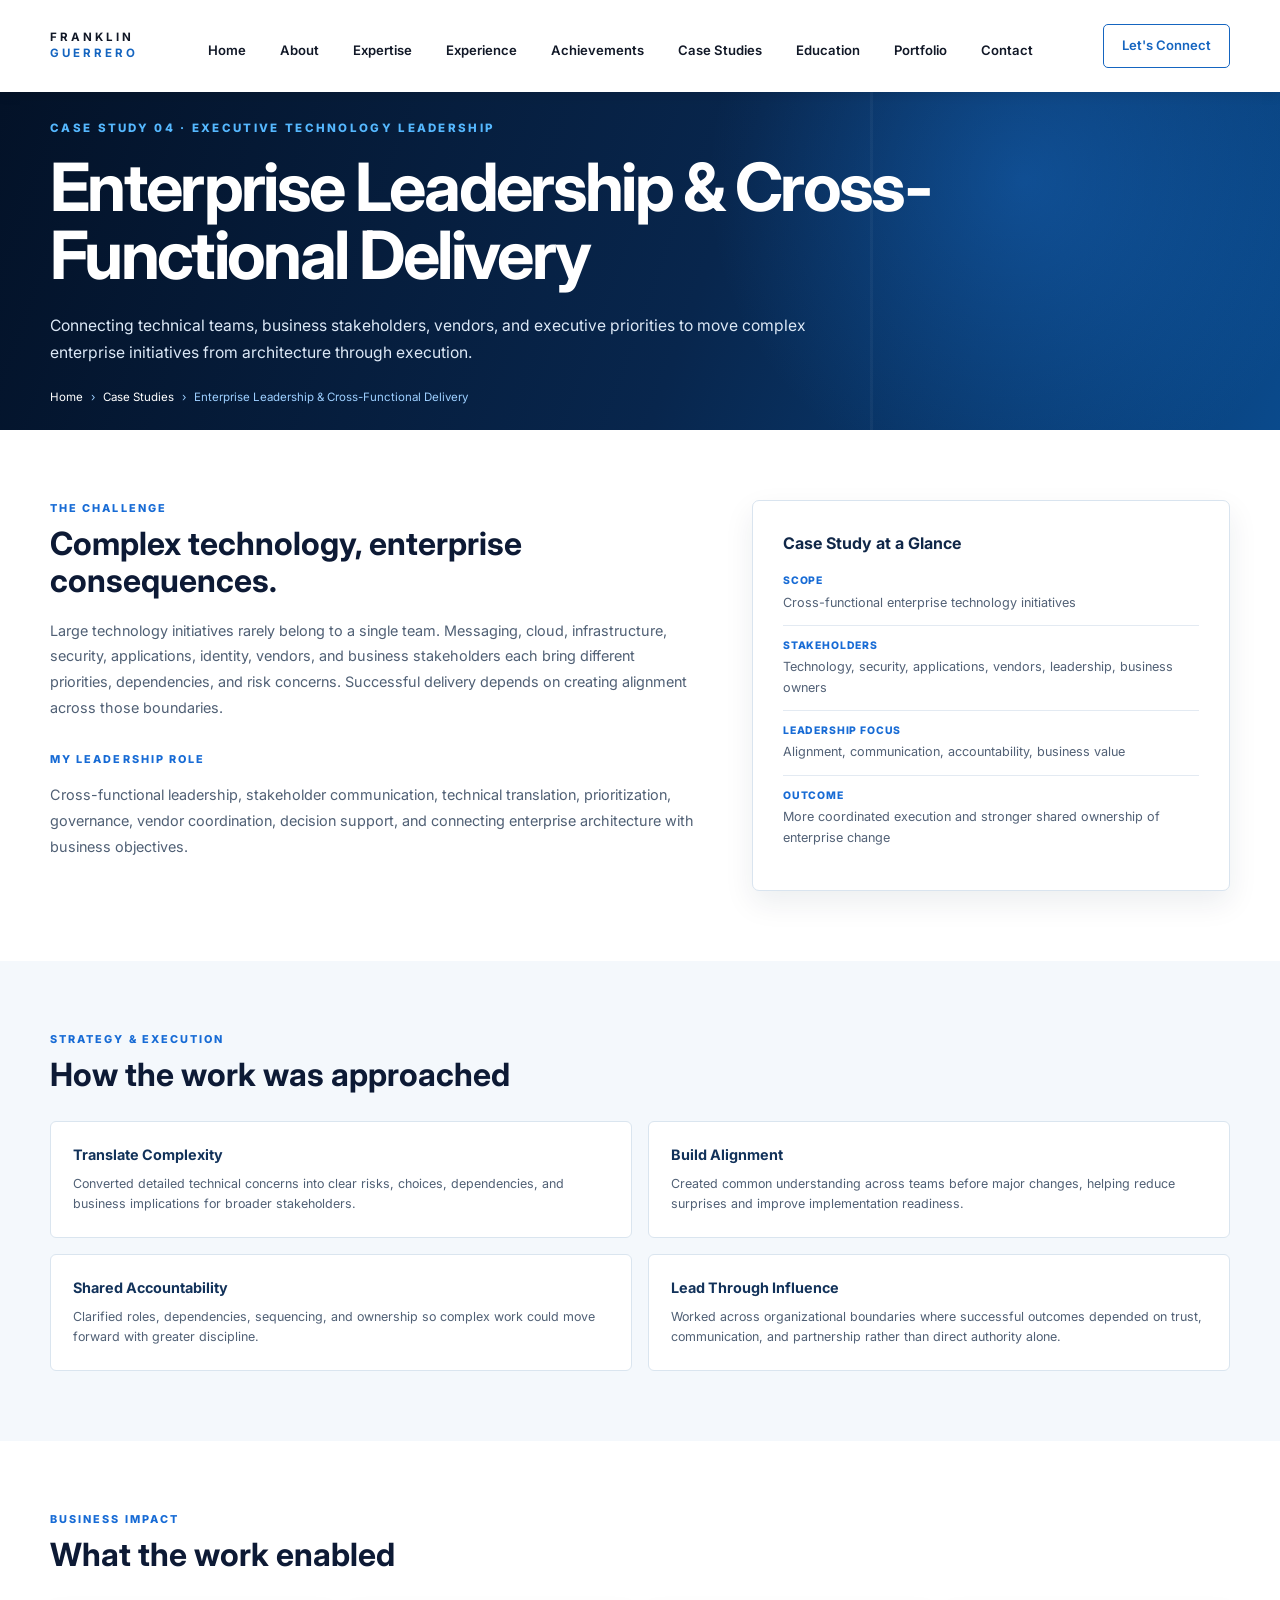
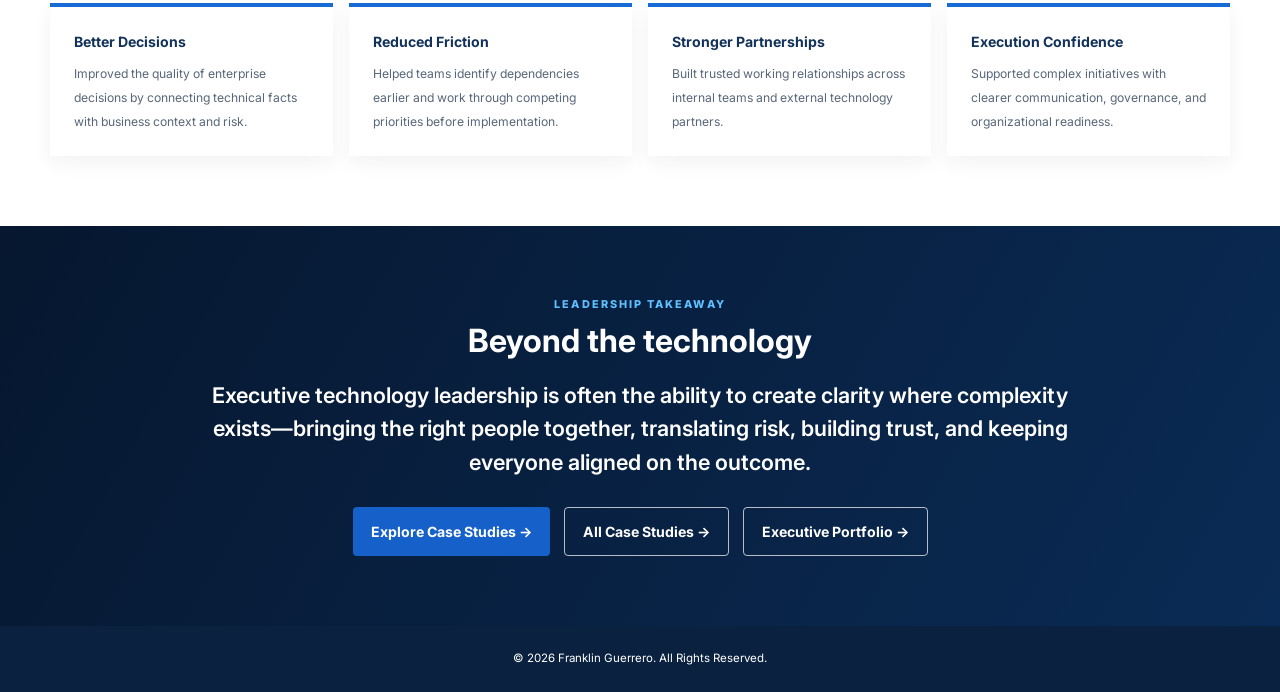
<file: case-study-leadership.html>
<!DOCTYPE html>
<html lang="en">
<head>
  <meta charset="UTF-8" />
  <meta name="viewport" content="width=device-width, initial-scale=1.0" />
  <meta name="description" content="Connecting technical teams, business stakeholders, vendors, and executive priorities to move complex enterprise initiatives from architecture through execution." />
  <title>Enterprise Leadership &amp; Cross-Functional Delivery | Franklin Guerrero</title>
  <link rel="preconnect" href="https://fonts.googleapis.com">
  <link rel="preconnect" href="https://fonts.gstatic.com" crossorigin>
  <link href="https://fonts.googleapis.com/css2?family=Inter:wght@400;500;600;700;800&display=swap" rel="stylesheet">
  <link rel="stylesheet" href="styles.css" />
  <!-- Microsoft Clarity Tracking -->
  <script type="text/javascript">
      (function(c,l,a,r,i,t,y){
          c[a]=c[a]||function(){(c[a].q=c[a].q||[]).push(arguments)};
          t=l.createElement(r);t.async=1;t.src="https://www.clarity.ms/tag/"+i;
          y=l.getElementsByTagName(r)[0];y.parentNode.insertBefore(t,y);
      })(window, document, "clarity", "script", "y5eahiqu5o");
  </script>
</head>
<body class="case-study-page">
  <header class="topbar executive-topbar">
    <div class="shell nav">
      <a class="brand executive-brand" href="index.html#home" aria-label="Franklin Guerrero home">
        <strong><span>FRANKLIN</span><span>GUERRERO</span></strong>
      </a>
      <button class="menu-button" aria-expanded="false" aria-controls="site-nav">☰</button>
      <nav id="site-nav">
        <a href="index.html#home">Home</a>
        <a href="index.html#about">About</a>
        <a href="index.html#expertise">Expertise</a>
        <a href="index.html#experience">Experience</a>
        <a href="index.html#achievements">Achievements</a>
        <a class="active" href="case-studies.html">Case Studies</a>
        <a href="index.html#education">Education</a>
        <a href="portfolio.html">Portfolio</a>
        <a href="index.html#contact">Contact</a>
      </nav>
      <a class="top-connect" href="index.html#contact">Let's Connect</a>
    </div>
  </header>
  <main>
    <section class="case-study-hero">
      <div class="shell">
        <p class="case-study-kicker">CASE STUDY 04 · EXECUTIVE TECHNOLOGY LEADERSHIP</p>
        <h1>Enterprise Leadership &amp; Cross-Functional Delivery</h1>
        <p class="case-study-hero-copy">Connecting technical teams, business stakeholders, vendors, and executive priorities to move complex enterprise initiatives from architecture through execution.</p>
        <div class="case-study-breadcrumbs"><a href="index.html">Home</a><span>›</span><a href="case-studies.html">Case Studies</a><span>›</span><span>Enterprise Leadership &amp; Cross-Functional Delivery</span></div>
      </div>
    </section>

    <section class="case-study-detail">
      <div class="shell case-study-detail-grid">
        <div>
          <span class="case-study-section-label">THE CHALLENGE</span>
          <h2>Complex technology, enterprise consequences.</h2>
          <p>Large technology initiatives rarely belong to a single team. Messaging, cloud, infrastructure, security, applications, identity, vendors, and business stakeholders each bring different priorities, dependencies, and risk concerns. Successful delivery depends on creating alignment across those boundaries.</p>
          <span class="case-study-section-label" style="margin-top:30px">MY LEADERSHIP ROLE</span>
          <p>Cross-functional leadership, stakeholder communication, technical translation, prioritization, governance, vendor coordination, decision support, and connecting enterprise architecture with business objectives.</p>
        </div>
        <aside class="case-study-summary-card">
          <h3>Case Study at a Glance</h3>
          <dl><div><dt>Scope</dt><dd>Cross-functional enterprise technology initiatives</dd></div><div><dt>Stakeholders</dt><dd>Technology, security, applications, vendors, leadership, business owners</dd></div><div><dt>Leadership Focus</dt><dd>Alignment, communication, accountability, business value</dd></div><div><dt>Outcome</dt><dd>More coordinated execution and stronger shared ownership of enterprise change</dd></div></dl>
        </aside>
      </div>
    </section>

    <section class="case-study-detail case-study-detail-soft">
      <div class="shell">
        <span class="case-study-section-label">STRATEGY &amp; EXECUTION</span>
        <h2>How the work was approached</h2>
        <div class="case-study-points"><article class="case-study-point"><h3>Translate Complexity</h3><p>Converted detailed technical concerns into clear risks, choices, dependencies, and business implications for broader stakeholders.</p></article><article class="case-study-point"><h3>Build Alignment</h3><p>Created common understanding across teams before major changes, helping reduce surprises and improve implementation readiness.</p></article><article class="case-study-point"><h3>Shared Accountability</h3><p>Clarified roles, dependencies, sequencing, and ownership so complex work could move forward with greater discipline.</p></article><article class="case-study-point"><h3>Lead Through Influence</h3><p>Worked across organizational boundaries where successful outcomes depended on trust, communication, and partnership rather than direct authority alone.</p></article></div>
      </div>
    </section>

    <section class="case-study-detail">
      <div class="shell">
        <span class="case-study-section-label">BUSINESS IMPACT</span>
        <h2>What the work enabled</h2>
        <div class="case-study-impact-grid"><article class="case-study-impact"><strong>Better Decisions</strong><span>Improved the quality of enterprise decisions by connecting technical facts with business context and risk.</span></article><article class="case-study-impact"><strong>Reduced Friction</strong><span>Helped teams identify dependencies earlier and work through competing priorities before implementation.</span></article><article class="case-study-impact"><strong>Stronger Partnerships</strong><span>Built trusted working relationships across internal teams and external technology partners.</span></article><article class="case-study-impact"><strong>Execution Confidence</strong><span>Supported complex initiatives with clearer communication, governance, and organizational readiness.</span></article></div>
      </div>
    </section>

    <section class="case-study-detail case-study-detail-dark">
      <div class="shell case-study-takeaway">
        <span class="case-study-section-label">LEADERSHIP TAKEAWAY</span>
        <h2>Beyond the technology</h2>
        <blockquote>Executive technology leadership is often the ability to create clarity where complexity exists—bringing the right people together, translating risk, building trust, and keeping everyone aligned on the outcome.</blockquote>
        <div class="case-study-next"><a class="btn btn-primary" href="case-studies.html">Explore Case Studies →</a><a class="btn btn-outline" href="case-studies.html">All Case Studies →</a><a class="btn btn-outline" href="portfolio.html">Executive Portfolio →</a></div>
      </div>
    </section>
  </main>
  <footer>
    © <span id="year"></span> Franklin Guerrero. All Rights Reserved.
  </footer>
  <script src="script.js"></script>
</body>
</html>
</file>
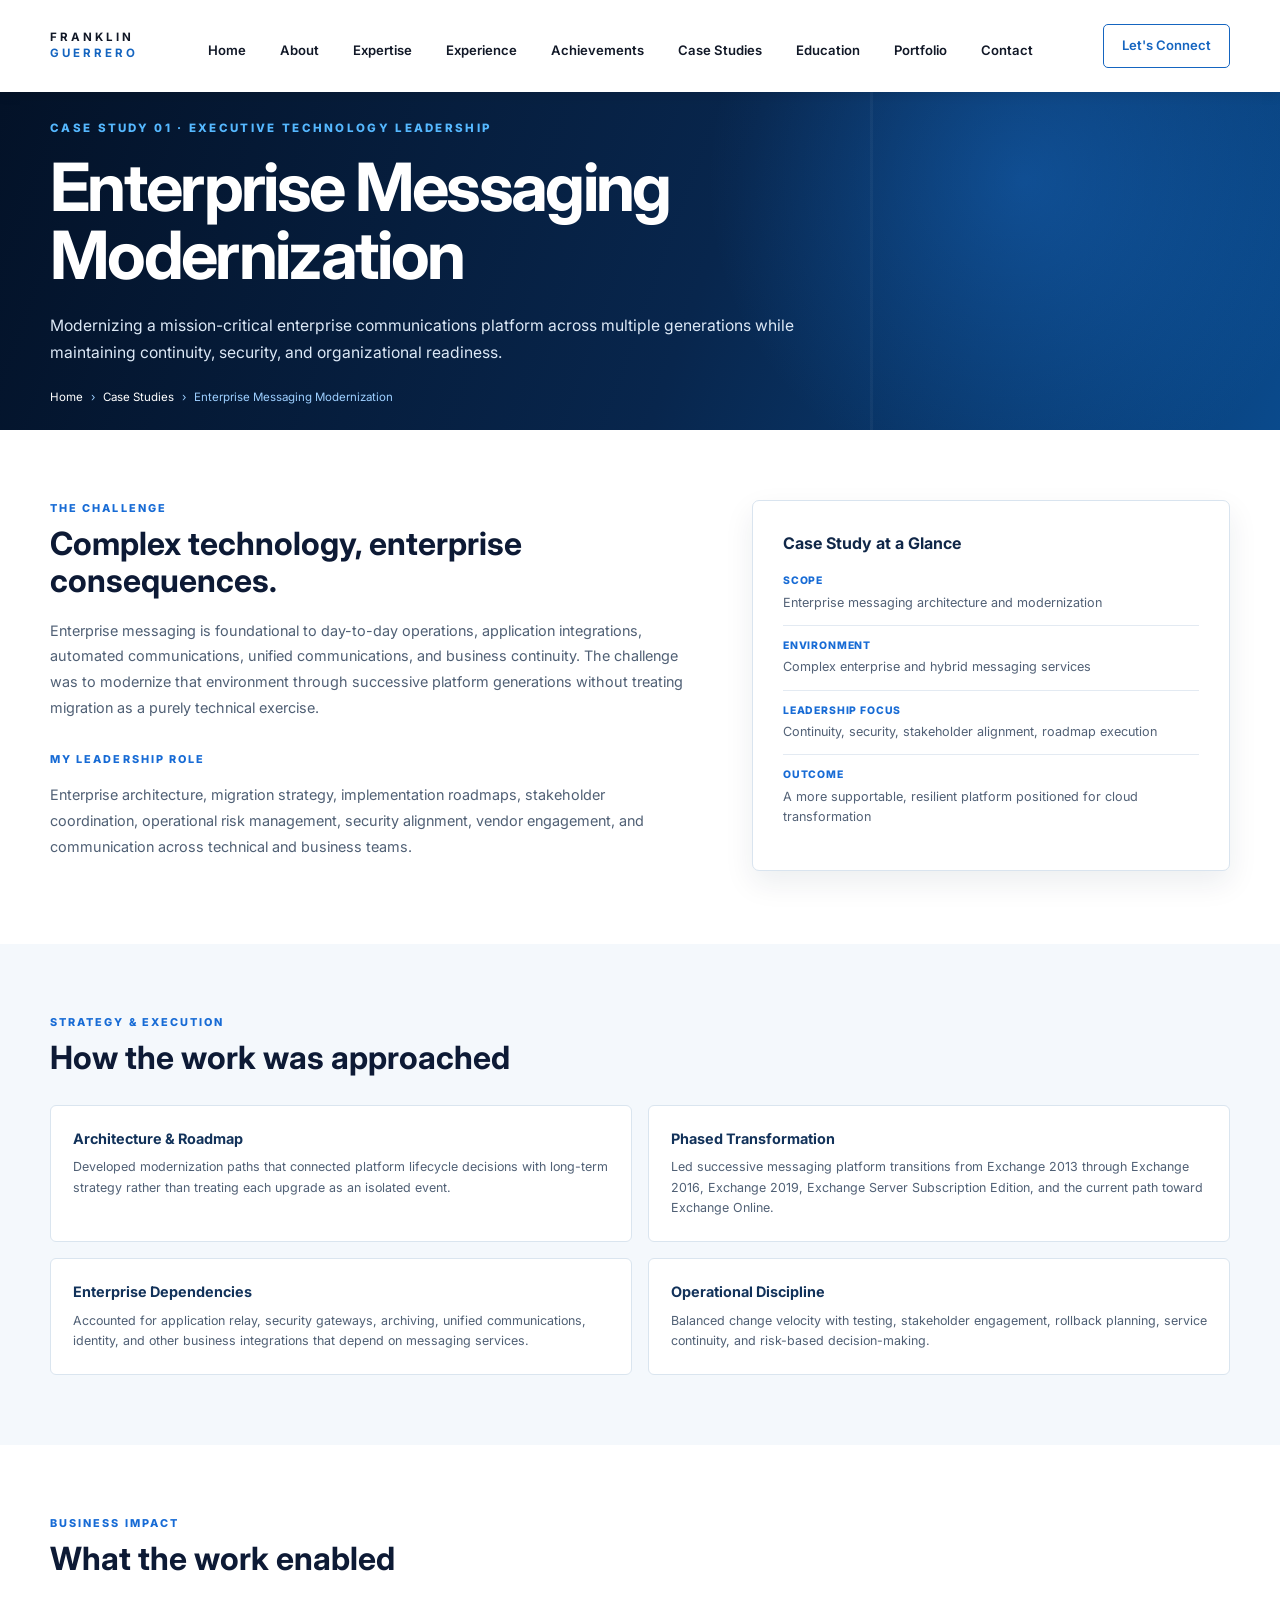
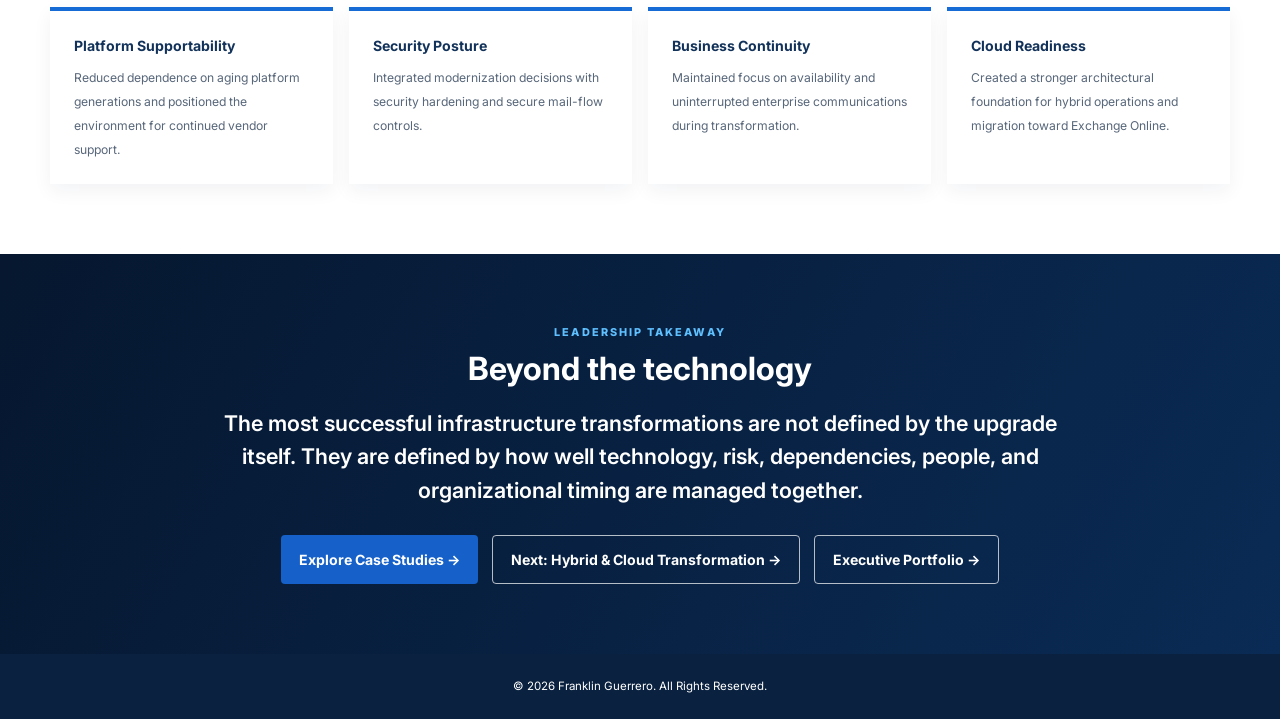
<file: case-study-messaging.html>
<!DOCTYPE html>
<html lang="en">
<head>
  <meta charset="UTF-8" />
  <meta name="viewport" content="width=device-width, initial-scale=1.0" />
  <meta name="description" content="Modernizing a mission-critical enterprise communications platform across multiple generations while maintaining continuity, security, and organizational readiness." />
  <title>Enterprise Messaging Modernization | Franklin Guerrero</title>
  <link rel="preconnect" href="https://fonts.googleapis.com">
  <link rel="preconnect" href="https://fonts.gstatic.com" crossorigin>
  <link href="https://fonts.googleapis.com/css2?family=Inter:wght@400;500;600;700;800&display=swap" rel="stylesheet">
  <link rel="stylesheet" href="styles.css" />
  <!-- Microsoft Clarity Tracking -->
  <script type="text/javascript">
      (function(c,l,a,r,i,t,y){
          c[a]=c[a]||function(){(c[a].q=c[a].q||[]).push(arguments)};
          t=l.createElement(r);t.async=1;t.src="https://www.clarity.ms/tag/"+i;
          y=l.getElementsByTagName(r)[0];y.parentNode.insertBefore(t,y);
      })(window, document, "clarity", "script", "y5eahiqu5o");
  </script>
</head>
<body class="case-study-page">
  <header class="topbar executive-topbar">
    <div class="shell nav">
      <a class="brand executive-brand" href="index.html#home" aria-label="Franklin Guerrero home">
        <strong><span>FRANKLIN</span><span>GUERRERO</span></strong>
      </a>
      <button class="menu-button" aria-expanded="false" aria-controls="site-nav">☰</button>
      <nav id="site-nav">
        <a href="index.html#home">Home</a>
        <a href="index.html#about">About</a>
        <a href="index.html#expertise">Expertise</a>
        <a href="index.html#experience">Experience</a>
        <a href="index.html#achievements">Achievements</a>
        <a class="active" href="case-studies.html">Case Studies</a>
        <a href="index.html#education">Education</a>
        <a href="portfolio.html">Portfolio</a>
        <a href="index.html#contact">Contact</a>
      </nav>
      <a class="top-connect" href="index.html#contact">Let's Connect</a>
    </div>
  </header>
  <main>
    <section class="case-study-hero">
      <div class="shell">
        <p class="case-study-kicker">CASE STUDY 01 · EXECUTIVE TECHNOLOGY LEADERSHIP</p>
        <h1>Enterprise Messaging Modernization</h1>
        <p class="case-study-hero-copy">Modernizing a mission-critical enterprise communications platform across multiple generations while maintaining continuity, security, and organizational readiness.</p>
        <div class="case-study-breadcrumbs"><a href="index.html">Home</a><span>›</span><a href="case-studies.html">Case Studies</a><span>›</span><span>Enterprise Messaging Modernization</span></div>
      </div>
    </section>

    <section class="case-study-detail">
      <div class="shell case-study-detail-grid">
        <div>
          <span class="case-study-section-label">THE CHALLENGE</span>
          <h2>Complex technology, enterprise consequences.</h2>
          <p>Enterprise messaging is foundational to day-to-day operations, application integrations, automated communications, unified communications, and business continuity. The challenge was to modernize that environment through successive platform generations without treating migration as a purely technical exercise.</p>
          <span class="case-study-section-label" style="margin-top:30px">MY LEADERSHIP ROLE</span>
          <p>Enterprise architecture, migration strategy, implementation roadmaps, stakeholder coordination, operational risk management, security alignment, vendor engagement, and communication across technical and business teams.</p>
        </div>
        <aside class="case-study-summary-card">
          <h3>Case Study at a Glance</h3>
          <dl><div><dt>Scope</dt><dd>Enterprise messaging architecture and modernization</dd></div><div><dt>Environment</dt><dd>Complex enterprise and hybrid messaging services</dd></div><div><dt>Leadership Focus</dt><dd>Continuity, security, stakeholder alignment, roadmap execution</dd></div><div><dt>Outcome</dt><dd>A more supportable, resilient platform positioned for cloud transformation</dd></div></dl>
        </aside>
      </div>
    </section>

    <section class="case-study-detail case-study-detail-soft">
      <div class="shell">
        <span class="case-study-section-label">STRATEGY &amp; EXECUTION</span>
        <h2>How the work was approached</h2>
        <div class="case-study-points"><article class="case-study-point"><h3>Architecture &amp; Roadmap</h3><p>Developed modernization paths that connected platform lifecycle decisions with long-term strategy rather than treating each upgrade as an isolated event.</p></article><article class="case-study-point"><h3>Phased Transformation</h3><p>Led successive messaging platform transitions from Exchange 2013 through Exchange 2016, Exchange 2019, Exchange Server Subscription Edition, and the current path toward Exchange Online.</p></article><article class="case-study-point"><h3>Enterprise Dependencies</h3><p>Accounted for application relay, security gateways, archiving, unified communications, identity, and other business integrations that depend on messaging services.</p></article><article class="case-study-point"><h3>Operational Discipline</h3><p>Balanced change velocity with testing, stakeholder engagement, rollback planning, service continuity, and risk-based decision-making.</p></article></div>
      </div>
    </section>

    <section class="case-study-detail">
      <div class="shell">
        <span class="case-study-section-label">BUSINESS IMPACT</span>
        <h2>What the work enabled</h2>
        <div class="case-study-impact-grid"><article class="case-study-impact"><strong>Platform Supportability</strong><span>Reduced dependence on aging platform generations and positioned the environment for continued vendor support.</span></article><article class="case-study-impact"><strong>Security Posture</strong><span>Integrated modernization decisions with security hardening and secure mail-flow controls.</span></article><article class="case-study-impact"><strong>Business Continuity</strong><span>Maintained focus on availability and uninterrupted enterprise communications during transformation.</span></article><article class="case-study-impact"><strong>Cloud Readiness</strong><span>Created a stronger architectural foundation for hybrid operations and migration toward Exchange Online.</span></article></div>
      </div>
    </section>

    <section class="case-study-detail case-study-detail-dark">
      <div class="shell case-study-takeaway">
        <span class="case-study-section-label">LEADERSHIP TAKEAWAY</span>
        <h2>Beyond the technology</h2>
        <blockquote>The most successful infrastructure transformations are not defined by the upgrade itself. They are defined by how well technology, risk, dependencies, people, and organizational timing are managed together.</blockquote>
        <div class="case-study-next"><a class="btn btn-primary" href="case-studies.html">Explore Case Studies →</a><a class="btn btn-outline" href="case-study-cloud.html">Next: Hybrid &amp; Cloud Transformation →</a><a class="btn btn-outline" href="portfolio.html">Executive Portfolio →</a></div>
      </div>
    </section>
  </main>
  <footer>
    © <span id="year"></span> Franklin Guerrero. All Rights Reserved.
  </footer>
  <script src="script.js"></script>
</body>
</html>
</file>
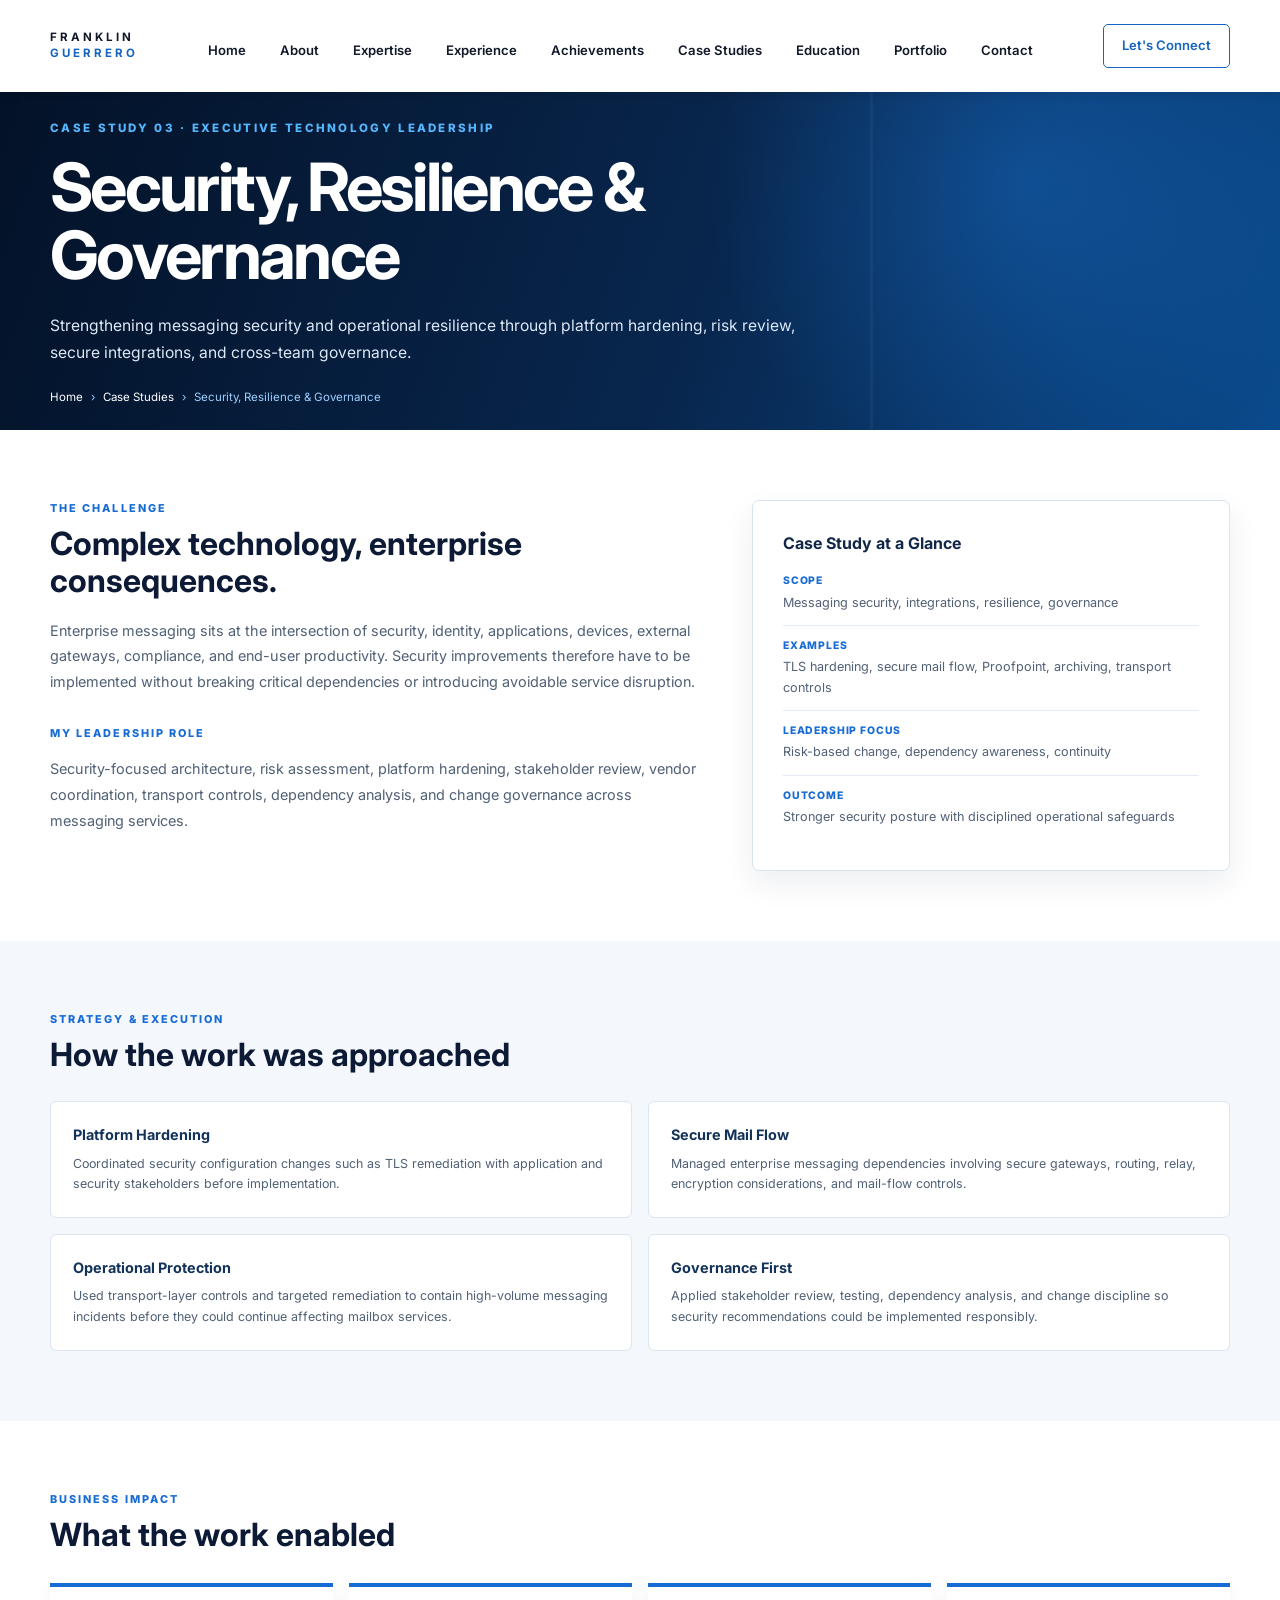
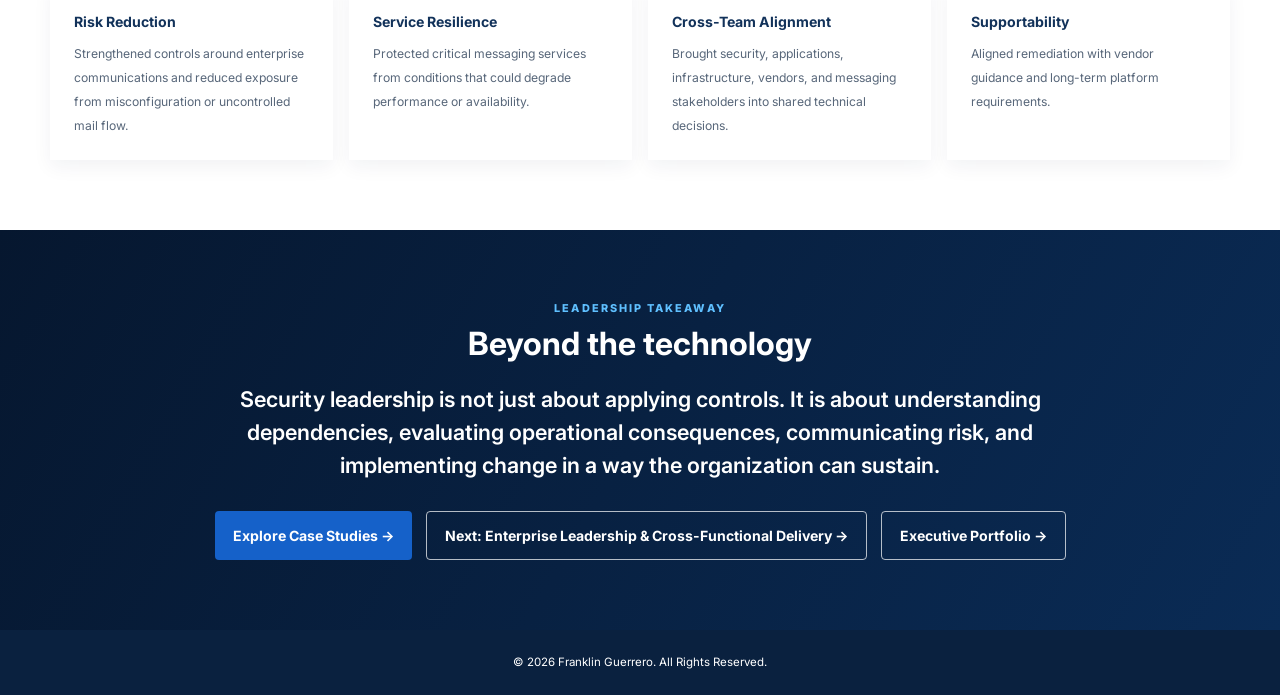
<file: case-study-security.html>
<!DOCTYPE html>
<html lang="en">
<head>
  <meta charset="UTF-8" />
  <meta name="viewport" content="width=device-width, initial-scale=1.0" />
  <meta name="description" content="Strengthening messaging security and operational resilience through platform hardening, risk review, secure integrations, and cross-team governance." />
  <title>Security, Resilience &amp; Governance | Franklin Guerrero</title>
  <link rel="preconnect" href="https://fonts.googleapis.com">
  <link rel="preconnect" href="https://fonts.gstatic.com" crossorigin>
  <link href="https://fonts.googleapis.com/css2?family=Inter:wght@400;500;600;700;800&display=swap" rel="stylesheet">
  <link rel="stylesheet" href="styles.css" />
  <!-- Microsoft Clarity Tracking -->
  <script type="text/javascript">
      (function(c,l,a,r,i,t,y){
          c[a]=c[a]||function(){(c[a].q=c[a].q||[]).push(arguments)};
          t=l.createElement(r);t.async=1;t.src="https://www.clarity.ms/tag/"+i;
          y=l.getElementsByTagName(r)[0];y.parentNode.insertBefore(t,y);
      })(window, document, "clarity", "script", "y5eahiqu5o");
  </script>
</head>
<body class="case-study-page">
  <header class="topbar executive-topbar">
    <div class="shell nav">
      <a class="brand executive-brand" href="index.html#home" aria-label="Franklin Guerrero home">
        <strong><span>FRANKLIN</span><span>GUERRERO</span></strong>
      </a>
      <button class="menu-button" aria-expanded="false" aria-controls="site-nav">☰</button>
      <nav id="site-nav">
        <a href="index.html#home">Home</a>
        <a href="index.html#about">About</a>
        <a href="index.html#expertise">Expertise</a>
        <a href="index.html#experience">Experience</a>
        <a href="index.html#achievements">Achievements</a>
        <a class="active" href="case-studies.html">Case Studies</a>
        <a href="index.html#education">Education</a>
        <a href="portfolio.html">Portfolio</a>
        <a href="index.html#contact">Contact</a>
      </nav>
      <a class="top-connect" href="index.html#contact">Let's Connect</a>
    </div>
  </header>
  <main>
    <section class="case-study-hero">
      <div class="shell">
        <p class="case-study-kicker">CASE STUDY 03 · EXECUTIVE TECHNOLOGY LEADERSHIP</p>
        <h1>Security, Resilience &amp; Governance</h1>
        <p class="case-study-hero-copy">Strengthening messaging security and operational resilience through platform hardening, risk review, secure integrations, and cross-team governance.</p>
        <div class="case-study-breadcrumbs"><a href="index.html">Home</a><span>›</span><a href="case-studies.html">Case Studies</a><span>›</span><span>Security, Resilience &amp; Governance</span></div>
      </div>
    </section>

    <section class="case-study-detail">
      <div class="shell case-study-detail-grid">
        <div>
          <span class="case-study-section-label">THE CHALLENGE</span>
          <h2>Complex technology, enterprise consequences.</h2>
          <p>Enterprise messaging sits at the intersection of security, identity, applications, devices, external gateways, compliance, and end-user productivity. Security improvements therefore have to be implemented without breaking critical dependencies or introducing avoidable service disruption.</p>
          <span class="case-study-section-label" style="margin-top:30px">MY LEADERSHIP ROLE</span>
          <p>Security-focused architecture, risk assessment, platform hardening, stakeholder review, vendor coordination, transport controls, dependency analysis, and change governance across messaging services.</p>
        </div>
        <aside class="case-study-summary-card">
          <h3>Case Study at a Glance</h3>
          <dl><div><dt>Scope</dt><dd>Messaging security, integrations, resilience, governance</dd></div><div><dt>Examples</dt><dd>TLS hardening, secure mail flow, Proofpoint, archiving, transport controls</dd></div><div><dt>Leadership Focus</dt><dd>Risk-based change, dependency awareness, continuity</dd></div><div><dt>Outcome</dt><dd>Stronger security posture with disciplined operational safeguards</dd></div></dl>
        </aside>
      </div>
    </section>

    <section class="case-study-detail case-study-detail-soft">
      <div class="shell">
        <span class="case-study-section-label">STRATEGY &amp; EXECUTION</span>
        <h2>How the work was approached</h2>
        <div class="case-study-points"><article class="case-study-point"><h3>Platform Hardening</h3><p>Coordinated security configuration changes such as TLS remediation with application and security stakeholders before implementation.</p></article><article class="case-study-point"><h3>Secure Mail Flow</h3><p>Managed enterprise messaging dependencies involving secure gateways, routing, relay, encryption considerations, and mail-flow controls.</p></article><article class="case-study-point"><h3>Operational Protection</h3><p>Used transport-layer controls and targeted remediation to contain high-volume messaging incidents before they could continue affecting mailbox services.</p></article><article class="case-study-point"><h3>Governance First</h3><p>Applied stakeholder review, testing, dependency analysis, and change discipline so security recommendations could be implemented responsibly.</p></article></div>
      </div>
    </section>

    <section class="case-study-detail">
      <div class="shell">
        <span class="case-study-section-label">BUSINESS IMPACT</span>
        <h2>What the work enabled</h2>
        <div class="case-study-impact-grid"><article class="case-study-impact"><strong>Risk Reduction</strong><span>Strengthened controls around enterprise communications and reduced exposure from misconfiguration or uncontrolled mail flow.</span></article><article class="case-study-impact"><strong>Service Resilience</strong><span>Protected critical messaging services from conditions that could degrade performance or availability.</span></article><article class="case-study-impact"><strong>Cross-Team Alignment</strong><span>Brought security, applications, infrastructure, vendors, and messaging stakeholders into shared technical decisions.</span></article><article class="case-study-impact"><strong>Supportability</strong><span>Aligned remediation with vendor guidance and long-term platform requirements.</span></article></div>
      </div>
    </section>

    <section class="case-study-detail case-study-detail-dark">
      <div class="shell case-study-takeaway">
        <span class="case-study-section-label">LEADERSHIP TAKEAWAY</span>
        <h2>Beyond the technology</h2>
        <blockquote>Security leadership is not just about applying controls. It is about understanding dependencies, evaluating operational consequences, communicating risk, and implementing change in a way the organization can sustain.</blockquote>
        <div class="case-study-next"><a class="btn btn-primary" href="case-studies.html">Explore Case Studies →</a><a class="btn btn-outline" href="case-study-leadership.html">Next: Enterprise Leadership &amp; Cross-Functional Delivery →</a><a class="btn btn-outline" href="portfolio.html">Executive Portfolio →</a></div>
      </div>
    </section>
  </main>
  <footer>
    © <span id="year"></span> Franklin Guerrero. All Rights Reserved.
  </footer>
  <script src="script.js"></script>
</body>
</html>
</file>
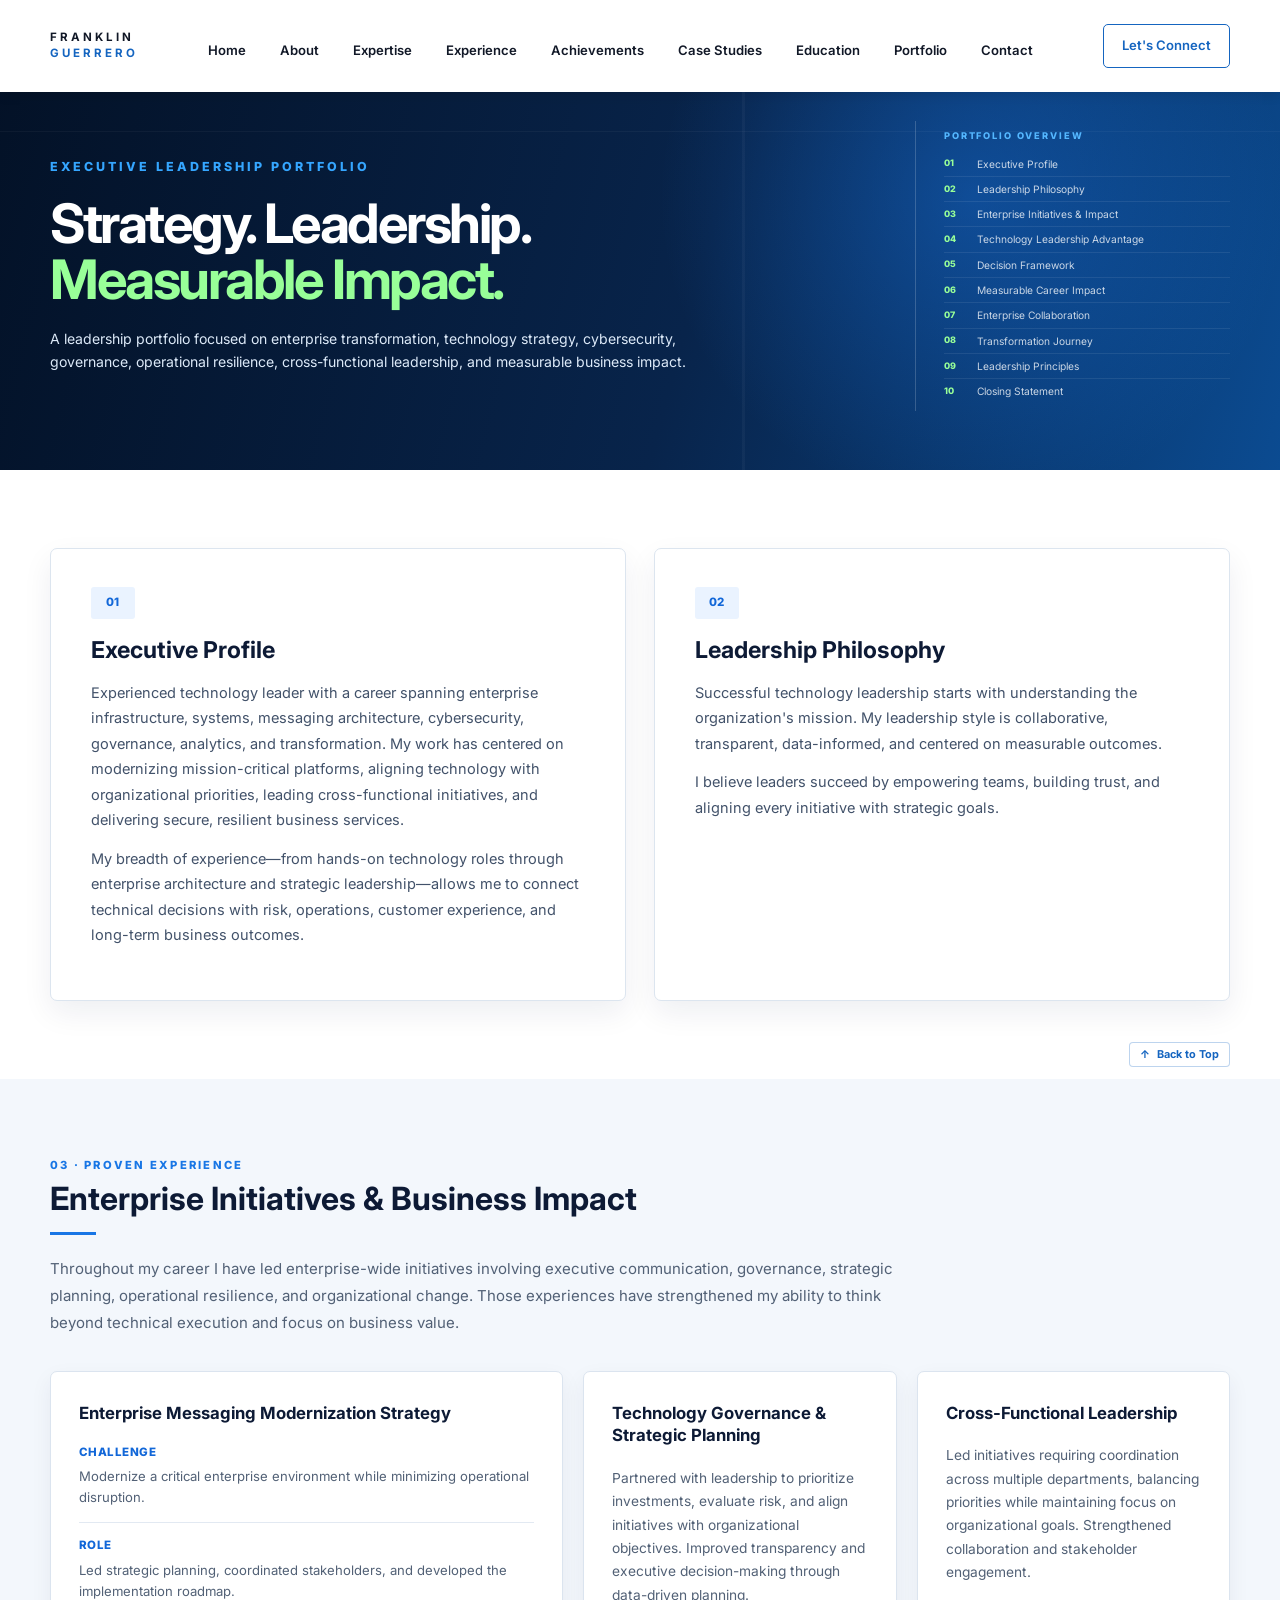
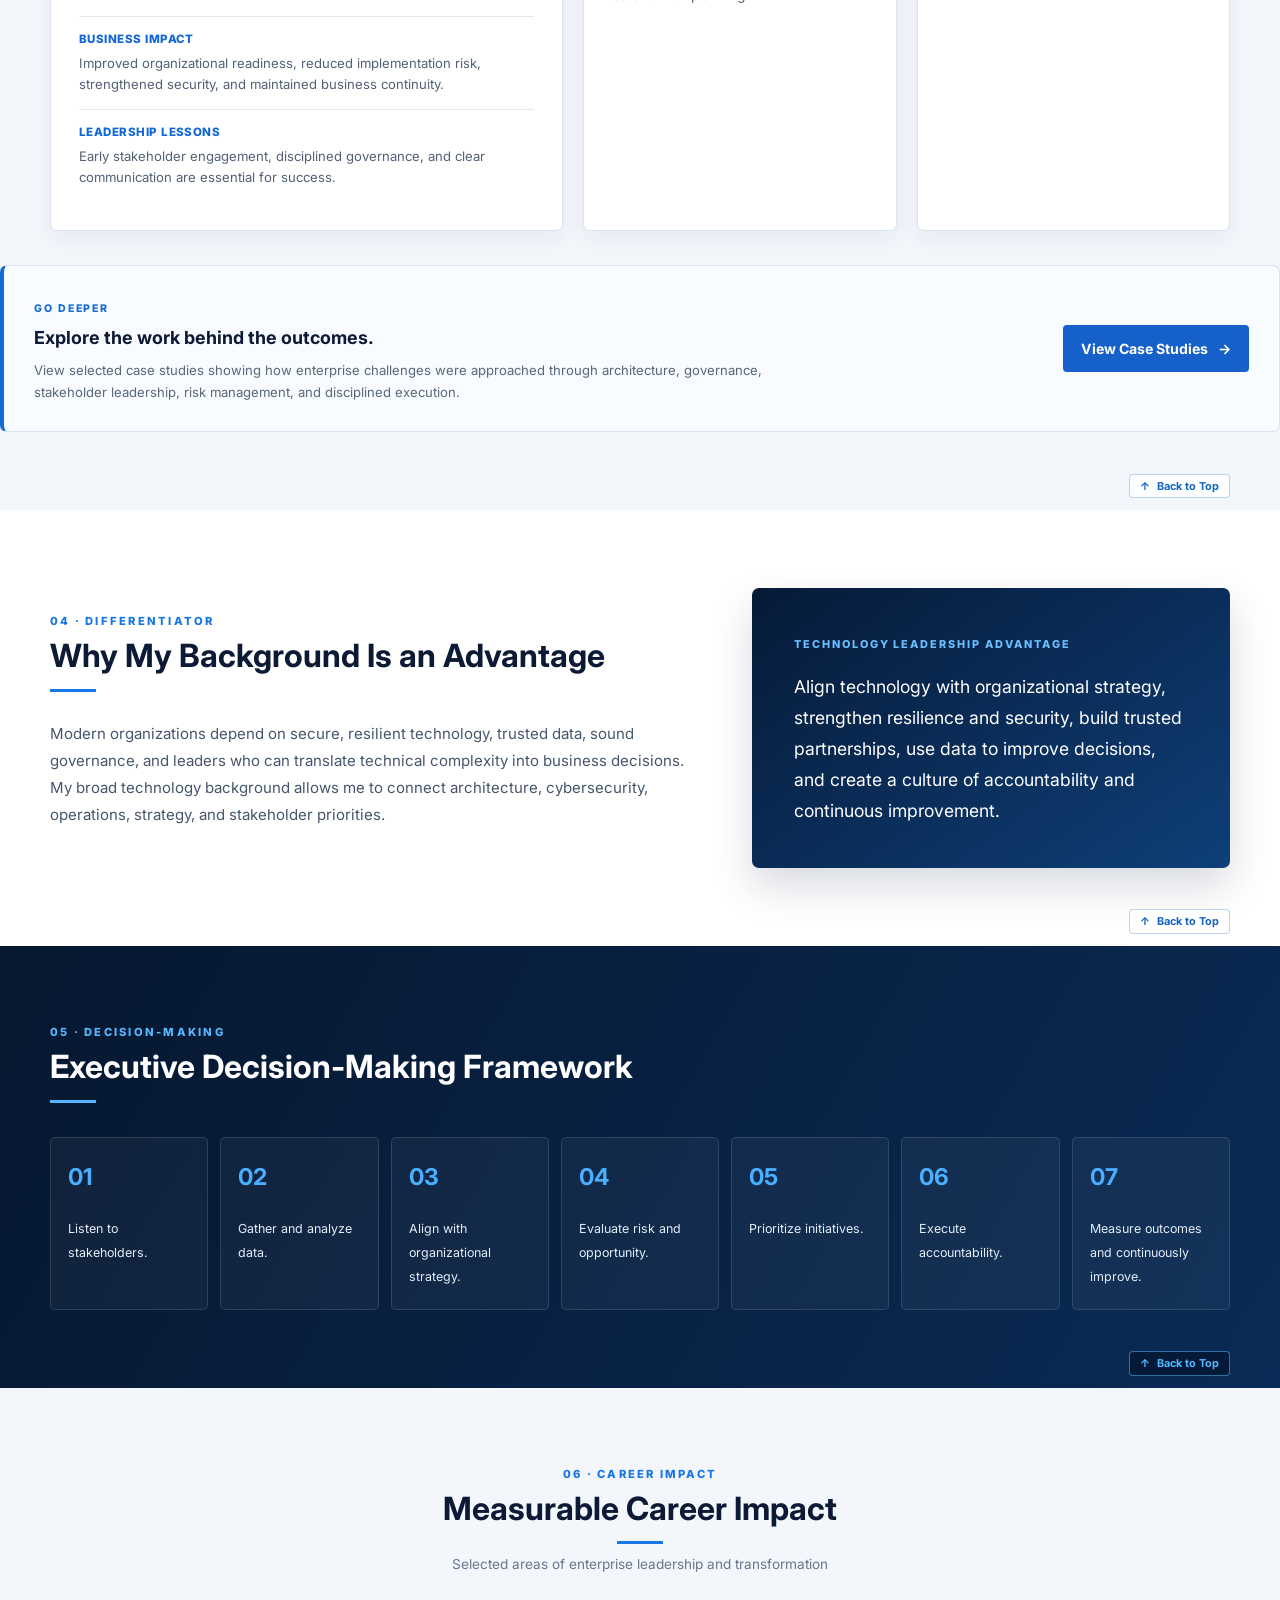
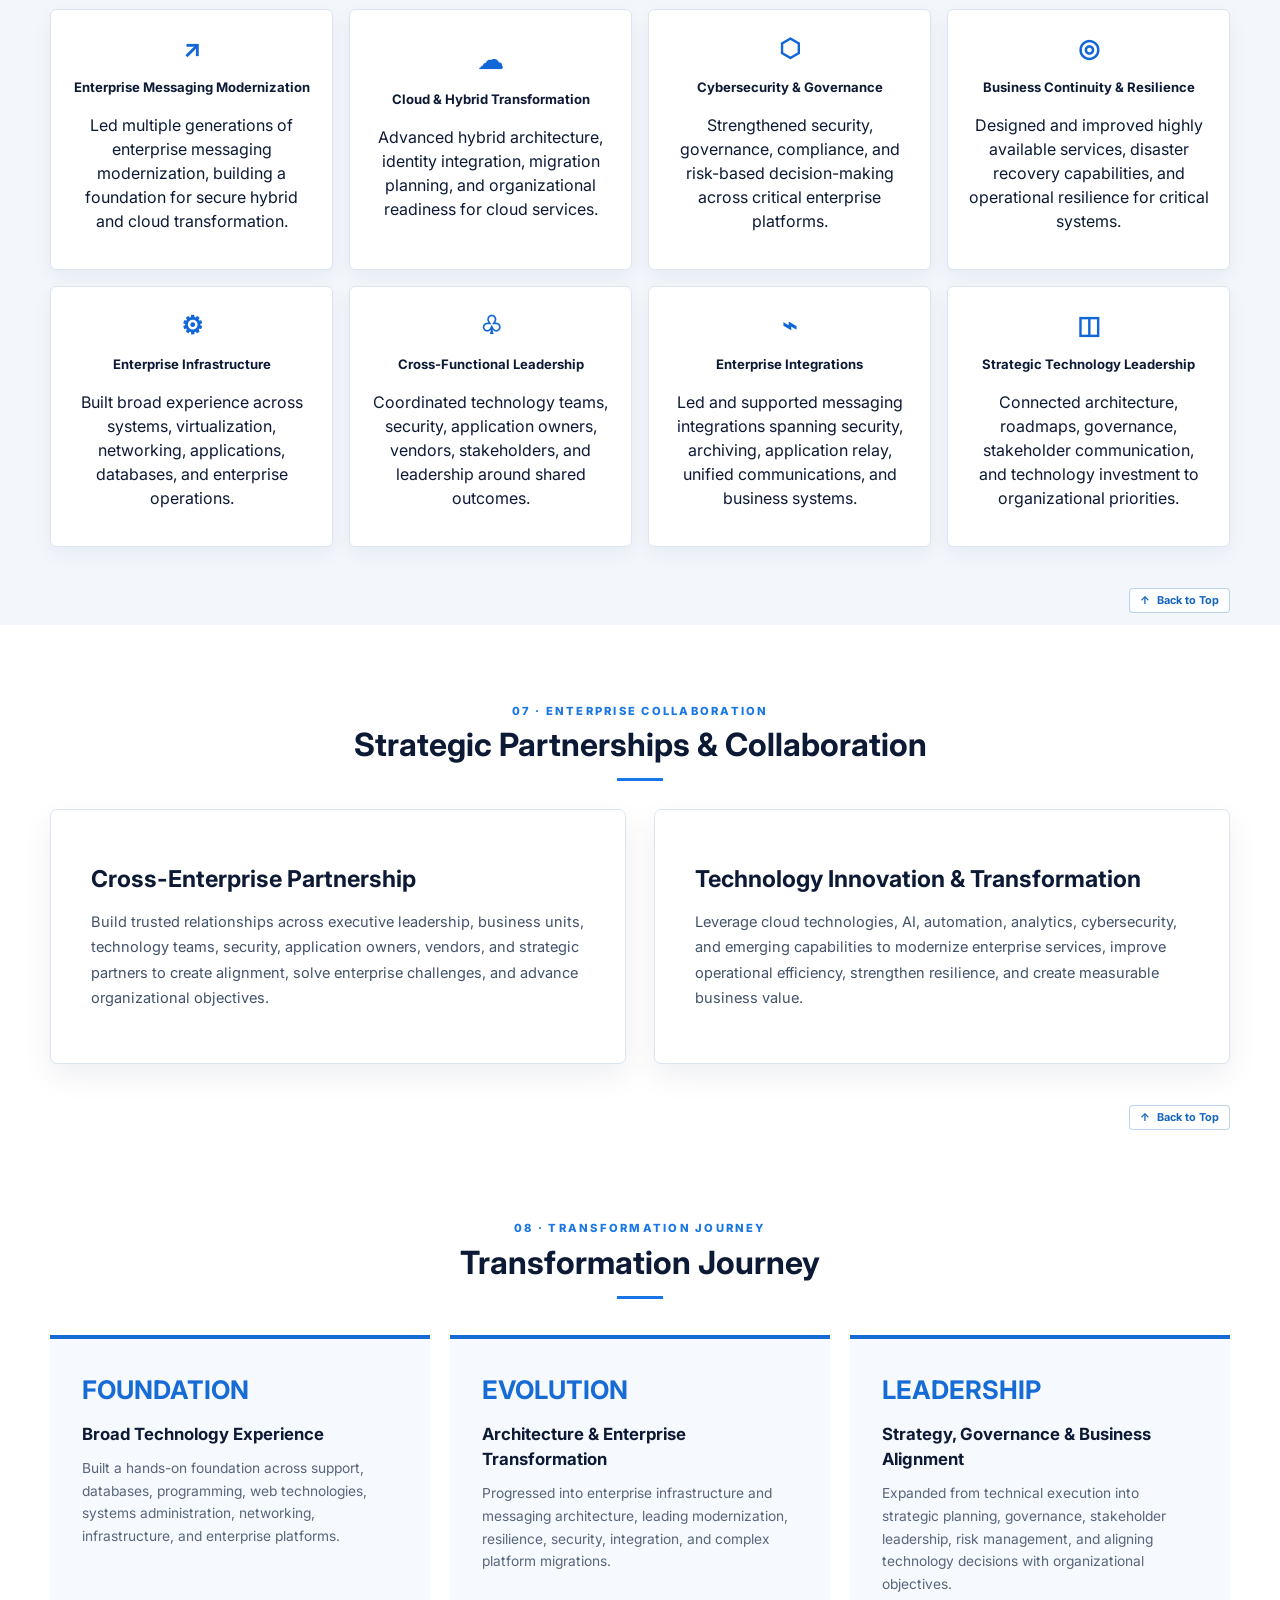
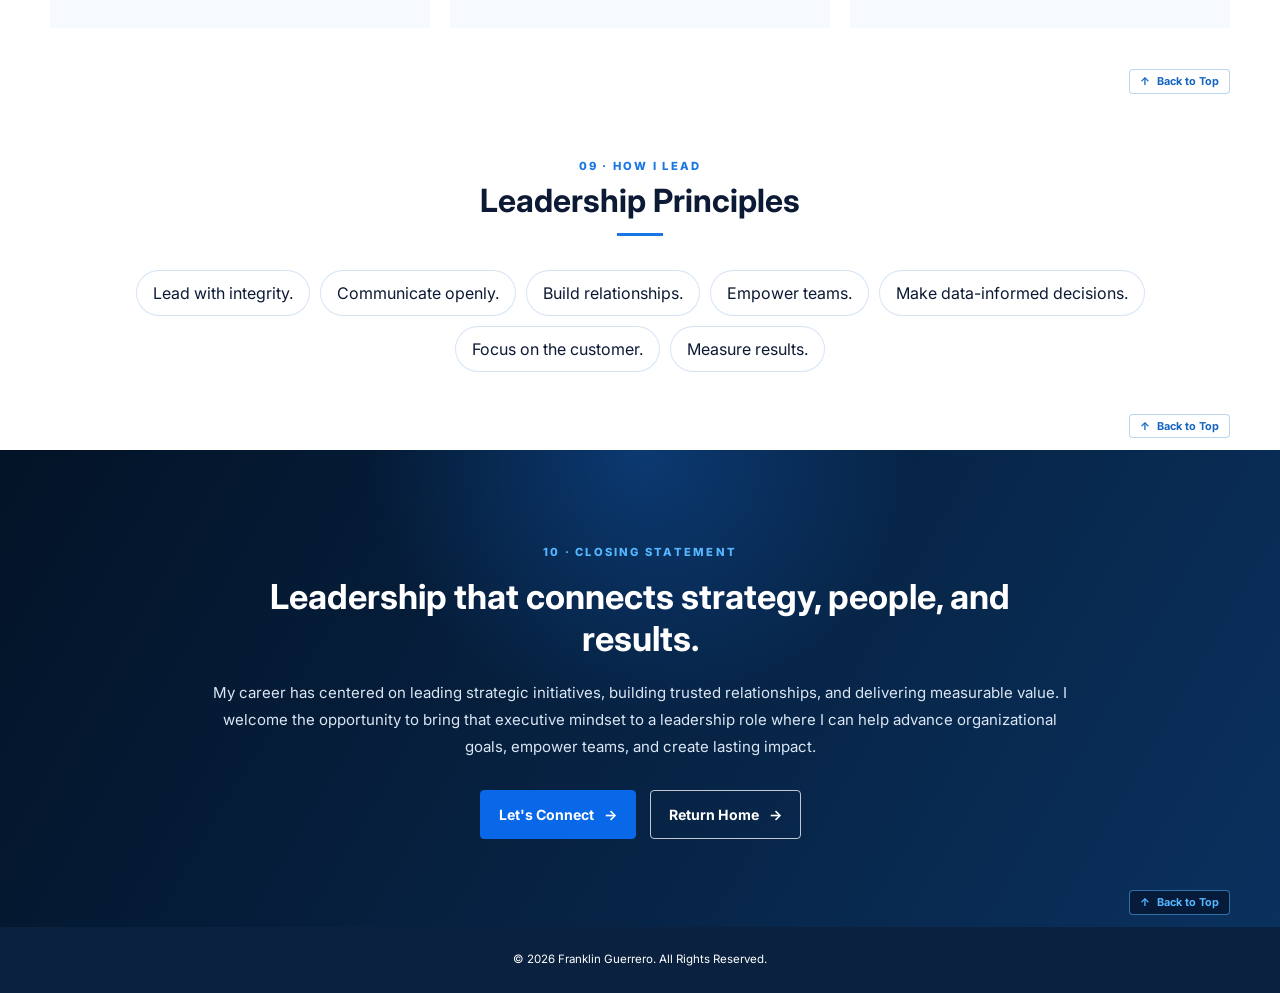
<file: portfolio.html>
<!DOCTYPE html>
<html lang="en">
<head>
  <meta charset="UTF-8" />
  <meta name="viewport" content="width=device-width, initial-scale=1.0" />
  <meta name="description" content="Franklin Guerrero executive leadership portfolio." />
  <title>Executive Portfolio | Franklin Guerrero</title>
  <link rel="preconnect" href="https://fonts.googleapis.com">
  <link rel="preconnect" href="https://fonts.gstatic.com" crossorigin>
  <link href="https://fonts.googleapis.com/css2?family=Inter:wght@400;500;600;700;800&display=swap" rel="stylesheet">
  <link rel="stylesheet" href="styles.css" />
  <style>
    /* Slightly larger Portfolio Overview navigation for improved readability */
    .portfolio-overview-nav a {
      font-size: 16px;
    }
    .portfolio-overview-nav a span {
      font-size: 0.9em;
    }
  </style>
  <!-- Microsoft Clarity Tracking -->
  <script type="text/javascript">
      (function(c,l,a,r,i,t,y){
          c[a]=c[a]||function(){(c[a].q=c[a].q||[]).push(arguments)};
          t=l.createElement(r);t.async=1;t.src="https://www.clarity.ms/tag/"+i;
          y=l.getElementsByTagName(r)[0];y.parentNode.insertBefore(t,y);
      })(window, document, "clarity", "script", "y5eahiqu5o");
  </script>
</head>
<body class="portfolio-page">
  <header class="topbar executive-topbar portfolio-topbar">
    <div class="shell nav">
      <a class="brand executive-brand" href="index.html#home" aria-label="Franklin Guerrero home">
        <strong><span>FRANKLIN</span><span>GUERRERO</span></strong>
      </a>
      <button class="menu-button" aria-expanded="false" aria-controls="site-nav">☰</button>
      <nav id="site-nav">
        <a href="index.html#home">Home</a>
        <a href="index.html#about">About</a>
        <a href="index.html#expertise">Expertise</a>
        <a href="index.html#experience">Experience</a>
        <a href="index.html#achievements">Achievements</a>
        <a href="case-studies.html">Case Studies</a>
        <a href="index.html#education">Education</a>
                    <a class="active" href="portfolio.html">Portfolio</a>
        <a href="index.html#contact">Contact</a>
      </nav>
      <a class="top-connect" href="index.html#contact">Let's Connect</a>
    </div>
  </header>

  <main>
    <section class="portfolio-hero" id="portfolio-top">
      <div class="shell portfolio-hero-inner">
        <div class="portfolio-hero-copy">
          <p class="portfolio-eyebrow">EXECUTIVE LEADERSHIP PORTFOLIO</p>
          <h1>Strategy. Leadership.<br><span class="mint-text">Measurable Impact.</span></h1>
          <p class="portfolio-intro">A leadership portfolio focused on enterprise transformation, technology strategy, cybersecurity, governance, operational resilience, cross-functional leadership, and measurable business impact.</p>
        </div>

        <aside class="portfolio-overview" aria-label="Portfolio overview">
          <p class="portfolio-overview-title">PORTFOLIO OVERVIEW</p>
          <nav class="portfolio-overview-nav">
            <a href="#executive-profile"><span>01</span>Executive Profile</a>
            <a href="#leadership-philosophy"><span>02</span>Leadership Philosophy</a>
            <a href="#executive-initiatives"><span>03</span>Enterprise Initiatives &amp; Impact</a>
            <a href="#leadership-advantage"><span>04</span>Technology Leadership Advantage</a>
            <a href="#decision-framework"><span>05</span>Decision Framework</a>
            <a href="#executive-kpis"><span>06</span>Measurable Career Impact</a>
            <a href="#strategic-partnerships"><span>07</span>Enterprise Collaboration</a>
            <a href="#first-90-days"><span>08</span>Transformation Journey</a>
            <a href="#leadership-principles"><span>09</span>Leadership Principles</a>
            <a href="#closing-statement"><span>10</span>Closing Statement</a>
          </nav>
        </aside>
      </div>
    </section>

    <section class="portfolio-section" id="executive-profile">
      <div class="shell portfolio-two-column">
        <article class="portfolio-feature-card">
          <span class="portfolio-number">01</span>
          <h2>Executive Profile</h2>
          <p>Experienced technology leader with a career spanning enterprise infrastructure, systems, messaging architecture, cybersecurity, governance, analytics, and transformation. My work has centered on modernizing mission-critical platforms, aligning technology with organizational priorities, leading cross-functional initiatives, and delivering secure, resilient business services.</p>
          <p>My breadth of experience—from hands-on technology roles through enterprise architecture and strategic leadership—allows me to connect technical decisions with risk, operations, customer experience, and long-term business outcomes.</p>
        </article>

        <article class="portfolio-feature-card" id="leadership-philosophy">
          <span class="portfolio-number">02</span>
          <h2>Leadership Philosophy</h2>
          <p>Successful technology leadership starts with understanding the organization's mission. My leadership style is collaborative, transparent, data-informed, and centered on measurable outcomes.</p>
          <p>I believe leaders succeed by empowering teams, building trust, and aligning every initiative with strategic goals.</p>
        </article>
      </div>
    
      <a class="portfolio-section-back-top" href="#portfolio-top" aria-label="Back to top">↑ <span>Back to Top</span></a>
    </section>

    <section class="portfolio-section portfolio-soft" id="executive-initiatives">
      <div class="shell">
        <div class="portfolio-heading">
          <span>03 · PROVEN EXPERIENCE</span>
          <h2>Enterprise Initiatives &amp; Business Impact</h2>
        </div>
        <p class="portfolio-lead">Throughout my career I have led enterprise-wide initiatives involving executive communication, governance, strategic planning, operational resilience, and organizational change. Those experiences have strengthened my ability to think beyond technical execution and focus on business value.</p>

        <div class="initiative-grid">
          <article class="initiative-card initiative-primary">
            <div class="initiative-top">
              <h3>Enterprise Messaging Modernization Strategy</h3>
            </div>
            <dl>
              <div><dt>Challenge</dt><dd>Modernize a critical enterprise environment while minimizing operational disruption.</dd></div>
              <div><dt>Role</dt><dd>Led strategic planning, coordinated stakeholders, and developed the implementation roadmap.</dd></div>
              <div><dt>Business Impact</dt><dd>Improved organizational readiness, reduced implementation risk, strengthened security, and maintained business continuity.</dd></div>
              <div><dt>Leadership Lessons</dt><dd>Early stakeholder engagement, disciplined governance, and clear communication are essential for success.</dd></div>
            </dl>
          </article>

          <article class="initiative-card">
            <div class="initiative-top">
              <h3>Technology Governance &amp; Strategic Planning</h3>
            </div>
            <p>Partnered with leadership to prioritize investments, evaluate risk, and align initiatives with organizational objectives. Improved transparency and executive decision-making through data-driven planning.</p>
          </article>

          <article class="initiative-card">
            <div class="initiative-top">
              <h3>Cross-Functional Leadership</h3>
            </div>
            <p>Led initiatives requiring coordination across multiple departments, balancing priorities while maintaining focus on organizational goals. Strengthened collaboration and stakeholder engagement.</p>
          </article>
        </div>
      </div>
    

        <div class="portfolio-case-study-callout">
          <div>
            <span>GO DEEPER</span>
            <h3>Explore the work behind the outcomes.</h3>
            <p>View selected case studies showing how enterprise challenges were approached through architecture, governance, stakeholder leadership, risk management, and disciplined execution.</p>
          </div>
          <a class="btn btn-primary" href="case-studies.html">View Case Studies <span aria-hidden="true">→</span></a>
        </div>
      <a class="portfolio-section-back-top" href="#portfolio-top" aria-label="Back to top">↑ <span>Back to Top</span></a>
    </section>

    <section class="portfolio-section" id="leadership-advantage">
      <div class="shell portfolio-split-highlight">
        <div>
          <div class="portfolio-heading">
            <span>04 · DIFFERENTIATOR</span>
            <h2>Why My Background Is an Advantage</h2>
          </div>
          <p>Modern organizations depend on secure, resilient technology, trusted data, sound governance, and leaders who can translate technical complexity into business decisions. My broad technology background allows me to connect architecture, cybersecurity, operations, strategy, and stakeholder priorities.</p>
        </div>
        <div class="portfolio-quote-panel">
          <span>TECHNOLOGY LEADERSHIP ADVANTAGE</span>
          <p>Align technology with organizational strategy, strengthen resilience and security, build trusted partnerships, use data to improve decisions, and create a culture of accountability and continuous improvement.</p>
        </div>
      </div>
    
      <a class="portfolio-section-back-top" href="#portfolio-top" aria-label="Back to top">↑ <span>Back to Top</span></a>
    </section>

    <section class="portfolio-section portfolio-dark" id="decision-framework">
      <div class="shell">
        <div class="portfolio-heading light">
          <span>05 · DECISION-MAKING</span>
          <h2>Executive Decision-Making Framework</h2>
        </div>
        <div class="decision-grid">
          <article class="decision-card" tabindex="0" role="button" aria-expanded="false"
            data-number="01"
            data-title="Listen to stakeholders."
            data-description="Engage the people affected by the decision to understand priorities, concerns, expectations, and operational realities before moving forward.">
            <b>01</b><span>Listen to stakeholders.</span>
          </article>

          <article class="decision-card" tabindex="0" role="button" aria-expanded="false"
            data-number="02"
            data-title="Gather and analyze data."
            data-description="Collect relevant quantitative and qualitative data to understand the situation, identify patterns, and uncover the insights needed to make an informed decision.">
            <b>02</b><span>Gather and analyze data.</span>
          </article>

          <article class="decision-card" tabindex="0" role="button" aria-expanded="false"
            data-number="03"
            data-title="Align with organizational strategy."
            data-description="Confirm that the decision supports the organization's mission, priorities, long-term objectives, and desired business outcomes.">
            <b>03</b><span>Align with organizational strategy.</span>
          </article>

          <article class="decision-card" tabindex="0" role="button" aria-expanded="false"
            data-number="04"
            data-title="Evaluate risk and opportunity."
            data-description="Assess potential risks, benefits, dependencies, and opportunities so leadership can balance value creation with responsible decision-making.">
            <b>04</b><span>Evaluate risk and opportunity.</span>
          </article>

          <article class="decision-card" tabindex="0" role="button" aria-expanded="false"
            data-number="05"
            data-title="Prioritize initiatives."
            data-description="Focus resources on the initiatives with the strongest strategic alignment, business value, urgency, and potential organizational impact.">
            <b>05</b><span>Prioritize initiatives.</span>
          </article>

          <article class="decision-card" tabindex="0" role="button" aria-expanded="false"
            data-number="06"
            data-title="Execute accountability."
            data-description="Translate the decision into action with clear ownership, responsibilities, timelines, expectations, and executive visibility.">
            <b>06</b><span>Execute accountability.</span>
          </article>

          <article class="decision-card" tabindex="0" role="button" aria-expanded="false"
            data-number="07"
            data-title="Measure outcomes and continuously improve."
            data-description="Track results against defined measures, learn from outcomes, and adjust the strategy or execution as new information becomes available.">
            <b>07</b><span>Measure outcomes and continuously improve.</span>
          </article>
        </div>

        <div class="decision-popover" id="decision-popover" role="dialog" aria-hidden="true">
          <button class="decision-popover-close" type="button" aria-label="Close definition">×</button>
          <div class="decision-popover-number"></div>
          <h3 class="decision-popover-title"></h3>
          <p class="decision-popover-text"></p>
          <span class="decision-popover-arrow" aria-hidden="true"></span>
        </div>
      </div>
    
      <a class="portfolio-section-back-top" href="#portfolio-top" aria-label="Back to top">↑ <span>Back to Top</span></a>
    </section>

    <section class="portfolio-section portfolio-soft" id="executive-kpis">
      <div class="shell">
        <div class="portfolio-heading centered">
          <span>06 · CAREER IMPACT</span>
          <h2>Measurable Career Impact</h2>
          <p>Selected areas of enterprise leadership and transformation</p>
        </div>
        <div class="kpi-grid">
          <article class="kpi-card"><span>↗</span><h3>Enterprise Messaging Modernization</h3><p>Led multiple generations of enterprise messaging modernization, building a foundation for secure hybrid and cloud transformation.</p></article>
          <article class="kpi-card"><span>☁</span><h3>Cloud &amp; Hybrid Transformation</h3><p>Advanced hybrid architecture, identity integration, migration planning, and organizational readiness for cloud services.</p></article>
          <article class="kpi-card"><span>⬡</span><h3>Cybersecurity &amp; Governance</h3><p>Strengthened security, governance, compliance, and risk-based decision-making across critical enterprise platforms.</p></article>
          <article class="kpi-card"><span>◎</span><h3>Business Continuity &amp; Resilience</h3><p>Designed and improved highly available services, disaster recovery capabilities, and operational resilience for critical systems.</p></article>
          <article class="kpi-card"><span>⚙</span><h3>Enterprise Infrastructure</h3><p>Built broad experience across systems, virtualization, networking, applications, databases, and enterprise operations.</p></article>
          <article class="kpi-card"><span>♧</span><h3>Cross-Functional Leadership</h3><p>Coordinated technology teams, security, application owners, vendors, stakeholders, and leadership around shared outcomes.</p></article>
          <article class="kpi-card"><span>⌁</span><h3>Enterprise Integrations</h3><p>Led and supported messaging integrations spanning security, archiving, application relay, unified communications, and business systems.</p></article>
          <article class="kpi-card"><span>◫</span><h3>Strategic Technology Leadership</h3><p>Connected architecture, roadmaps, governance, stakeholder communication, and technology investment to organizational priorities.</p></article>
        </div>

      </div>
    
      <a class="portfolio-section-back-top" href="#portfolio-top" aria-label="Back to top">↑ <span>Back to Top</span></a>
    </section>

    <section class="portfolio-section" id="strategic-partnerships">
      <div class="shell">
        <div class="portfolio-heading centered">
          <span>07 · ENTERPRISE COLLABORATION</span>
          <h2>Strategic Partnerships &amp; Collaboration</h2>
        </div>
        <div class="portfolio-two-column">
          <article class="portfolio-feature-card">
            <h2>Cross-Enterprise Partnership</h2>
            <p>Build trusted relationships across executive leadership, business units, technology teams, security, application owners, vendors, and strategic partners to create alignment, solve enterprise challenges, and advance organizational objectives.</p>
          </article>
          <article class="portfolio-feature-card">
            <h2>Technology Innovation &amp; Transformation</h2>
            <p>Leverage cloud technologies, AI, automation, analytics, cybersecurity, and emerging capabilities to modernize enterprise services, improve operational efficiency, strengthen resilience, and create measurable business value.</p>
          </article>
        </div>
      </div>
    
      <a class="portfolio-section-back-top" href="#portfolio-top" aria-label="Back to top">↑ <span>Back to Top</span></a>
    </section>

    <section class="portfolio-section first-90-section" id="first-90-days">
      <div class="shell">
        <div class="portfolio-heading centered">
          <span>08 · TRANSFORMATION JOURNEY</span>
          <h2>Transformation Journey</h2>
        </div>
        <div class="days-grid">
          <article class="priority-card">
            <b>FOUNDATION</b><h3>Broad Technology Experience</h3>
            <p>Built a hands-on foundation across support, databases, programming, web technologies, systems administration, networking, infrastructure, and enterprise platforms.</p>
          </article>
          <article class="priority-card">
            <b>EVOLUTION</b><h3>Architecture &amp; Enterprise Transformation</h3>
            <p>Progressed into enterprise infrastructure and messaging architecture, leading modernization, resilience, security, integration, and complex platform migrations.</p>
          </article>
          <article class="priority-card">
            <b>LEADERSHIP</b><h3>Strategy, Governance &amp; Business Alignment</h3>
            <p>Expanded from technical execution into strategic planning, governance, stakeholder leadership, risk management, and aligning technology decisions with organizational objectives.</p>
          </article>
        </div>

      </div>
    
      <a class="portfolio-section-back-top" href="#portfolio-top" aria-label="Back to top">↑ <span>Back to Top</span></a>
    </section>

    <section class="portfolio-section portfolio-principles" id="leadership-principles">
      <div class="shell">
        <div class="portfolio-heading centered">
          <span>09 · HOW I LEAD</span>
          <h2>Leadership Principles</h2>
        </div>
        <div class="principles-row">
          <button class="principle-pill" type="button"
            data-title="Lead with integrity."
            data-description="Make decisions ethically, communicate truthfully, and build trust through consistent actions and accountability.">
            Lead with integrity.
          </button>
          <button class="principle-pill" type="button"
            data-title="Communicate openly."
            data-description="Create clarity through transparent communication, active listening, and timely information sharing across teams and stakeholders.">
            Communicate openly.
          </button>
          <button class="principle-pill" type="button"
            data-title="Build relationships."
            data-description="Develop trusted partnerships by understanding stakeholder needs, creating alignment, and investing in long-term collaboration.">
            Build relationships.
          </button>
          <button class="principle-pill" type="button"
            data-title="Empower teams."
            data-description="Give people clear direction, ownership, support, and the confidence to make decisions and deliver meaningful results.">
            Empower teams.
          </button>
          <button class="principle-pill" type="button"
            data-title="Make data-informed decisions."
            data-description="Use relevant data, business context, and professional judgment to guide decisions and improve strategic outcomes.">
            Make data-informed decisions.
          </button>
          <button class="principle-pill" type="button"
            data-title="Focus on the customer."
            data-description="Keep customer needs, expectations, and experience at the center of strategy, execution, and continuous improvement.">
            Focus on the customer.
          </button>
          <button class="principle-pill" type="button"
            data-title="Measure results."
            data-description="Define meaningful outcomes, track performance, and use results to strengthen accountability and continuously improve.">
            Measure results.
          </button>
        </div>

        <div class="principle-popover" id="principle-popover" role="dialog" aria-hidden="true">
          <button class="principle-popover-close" type="button" aria-label="Close leadership principle">×</button>
          <h3 class="principle-popover-title"></h3>
          <p class="principle-popover-text"></p>
          <span class="principle-popover-arrow" aria-hidden="true"></span>
        </div>
      </div>
    
      <a class="portfolio-section-back-top" href="#portfolio-top" aria-label="Back to top">↑ <span>Back to Top</span></a>
    </section>

    <section class="portfolio-closing" id="closing-statement">
      <div class="shell">
        <span>10 · CLOSING STATEMENT</span>
        <h2>Leadership that connects strategy, people, and results.</h2>
        <p>My career has centered on leading strategic initiatives, building trusted relationships, and delivering measurable value. I welcome the opportunity to bring that executive mindset to a leadership role where I can help advance organizational goals, empower teams, and create lasting impact.</p>
        <div class="portfolio-actions">
          <a class="btn btn-primary" href="index.html#contact">Let's Connect <span aria-hidden="true">→</span></a>
          <a class="btn btn-outline" href="index.html">Return Home <span aria-hidden="true">→</span></a>
        </div>
      </div>
    
      <a class="portfolio-section-back-top" href="#portfolio-top" aria-label="Back to top">↑ <span>Back to Top</span></a>
    </section>
  </main>

  <footer>
    © <span id="year"></span> Franklin Guerrero. All Rights Reserved.
  </footer>

  <script src="script.js"></script>

  <script>
    (() => {
      const cards = Array.from(document.querySelectorAll('.decision-card'));
      const popover = document.getElementById('decision-popover');
      if (!cards.length || !popover) return;

      const numberEl = popover.querySelector('.decision-popover-number');
      const titleEl = popover.querySelector('.decision-popover-title');
      const textEl = popover.querySelector('.decision-popover-text');
      const closeBtn = popover.querySelector('.decision-popover-close');
      let activeCard = null;

      function positionPopover(card) {
        const section = card.closest('.portfolio-dark');
        const sectionRect = section.getBoundingClientRect();
        const cardRect = card.getBoundingClientRect();

        // Measure after content is visible.
        popover.style.left = '0px';
        popover.style.top = '0px';

        const popRect = popover.getBoundingClientRect();
        let left = cardRect.left - sectionRect.left + (cardRect.width / 2) - (popRect.width / 2);
        let top = cardRect.top - sectionRect.top - popRect.height - 18;

        const minLeft = 18;
        const maxLeft = sectionRect.width - popRect.width - 18;
        left = Math.max(minLeft, Math.min(left, maxLeft));

        // If there isn't enough room above, place it below.
        const placeBelow = top < 78;
        if (placeBelow) {
          top = cardRect.bottom - sectionRect.top + 18;
          popover.classList.add('below');
        } else {
          popover.classList.remove('below');
        }

        popover.style.left = `${left}px`;
        popover.style.top = `${top}px`;

        const cardCenter = cardRect.left - sectionRect.left + (cardRect.width / 2);
        const arrowLeft = Math.max(20, Math.min(cardCenter - left, popRect.width - 20));
        popover.style.setProperty('--arrow-left', `${arrowLeft}px`);
      }

      function openPopover(card) {
        cards.forEach(c => {
          c.classList.remove('active');
          c.setAttribute('aria-expanded', 'false');
        });

        activeCard = card;
        card.classList.add('active');
        card.setAttribute('aria-expanded', 'true');

        numberEl.textContent = card.dataset.number;
        titleEl.textContent = card.dataset.title;
        textEl.textContent = card.dataset.description;

        popover.classList.add('open');
        popover.setAttribute('aria-hidden', 'false');
        requestAnimationFrame(() => positionPopover(card));
      }

      function closePopover() {
        if (activeCard) {
          activeCard.classList.remove('active');
          activeCard.setAttribute('aria-expanded', 'false');
        }
        activeCard = null;
        popover.classList.remove('open', 'below');
        popover.setAttribute('aria-hidden', 'true');
      }

      cards.forEach(card => {
        card.addEventListener('click', (event) => {
          event.stopPropagation();
          if (activeCard === card && popover.classList.contains('open')) {
            closePopover();
          } else {
            openPopover(card);
          }
        });

        card.addEventListener('keydown', (event) => {
          if (event.key === 'Enter' || event.key === ' ') {
            event.preventDefault();
            openPopover(card);
          }
        });
      });

      closeBtn.addEventListener('click', (event) => {
        event.stopPropagation();
        closePopover();
      });

      popover.addEventListener('click', event => event.stopPropagation());
      document.addEventListener('click', closePopover);
      document.addEventListener('keydown', event => {
        if (event.key === 'Escape') closePopover();
      });

      window.addEventListener('resize', () => {
        if (activeCard && popover.classList.contains('open')) positionPopover(activeCard);
      });
    })();
  </script>

  <script>
    (() => {
      const pills = Array.from(document.querySelectorAll('.principle-pill'));
      const popover = document.getElementById('principle-popover');
      if (!pills.length || !popover) return;

      const titleEl = popover.querySelector('.principle-popover-title');
      const textEl = popover.querySelector('.principle-popover-text');
      const closeBtn = popover.querySelector('.principle-popover-close');
      let activePill = null;

      function positionPopover(pill) {
        const section = pill.closest('#leadership-principles');
        const sectionRect = section.getBoundingClientRect();
        const pillRect = pill.getBoundingClientRect();

        popover.style.left = '0px';
        popover.style.top = '0px';

        const popRect = popover.getBoundingClientRect();
        let left = pillRect.left - sectionRect.left + pillRect.width / 2 - popRect.width / 2;
        let top = pillRect.top - sectionRect.top - popRect.height - 16;

        const minLeft = 18;
        const maxLeft = sectionRect.width - popRect.width - 18;
        left = Math.max(minLeft, Math.min(left, maxLeft));

        const placeBelow = top < 72;
        if (placeBelow) {
          top = pillRect.bottom - sectionRect.top + 16;
          popover.classList.add('below');
        } else {
          popover.classList.remove('below');
        }

        popover.style.left = `${left}px`;
        popover.style.top = `${top}px`;

        const pillCenter = pillRect.left - sectionRect.left + pillRect.width / 2;
        const arrowLeft = Math.max(22, Math.min(pillCenter - left, popRect.width - 22));
        popover.style.setProperty('--principle-arrow-left', `${arrowLeft}px`);
      }

      function openPopover(pill) {
        pills.forEach(p => {
          p.classList.remove('active');
          p.setAttribute('aria-expanded', 'false');
        });

        activePill = pill;
        pill.classList.add('active');
        pill.setAttribute('aria-expanded', 'true');

        titleEl.textContent = pill.dataset.title;
        textEl.textContent = pill.dataset.description;

        popover.classList.add('open');
        popover.setAttribute('aria-hidden', 'false');
        requestAnimationFrame(() => positionPopover(pill));
      }

      function closePopover() {
        if (activePill) {
          activePill.classList.remove('active');
          activePill.setAttribute('aria-expanded', 'false');
        }
        activePill = null;
        popover.classList.remove('open', 'below');
        popover.setAttribute('aria-hidden', 'true');
      }

      pills.forEach(pill => {
        pill.setAttribute('aria-expanded', 'false');
        pill.addEventListener('click', e => {
          e.stopPropagation();
          if (activePill === pill && popover.classList.contains('open')) closePopover();
          else openPopover(pill);
        });
      });

      closeBtn.addEventListener('click', e => {
        e.stopPropagation();
        closePopover();
      });

      popover.addEventListener('click', e => e.stopPropagation());
      document.addEventListener('click', closePopover);
      document.addEventListener('keydown', e => {
        if (e.key === 'Escape') closePopover();
      });

      window.addEventListener('resize', () => {
        if (activePill && popover.classList.contains('open')) positionPopover(activePill);
      });
    })();
  </script>

</body>
</html>
</file>
<file: styles.css>
*{box-sizing:border-box}html{scroll-behavior:smooth}body{margin:0;font-family:Inter,Arial,sans-serif;color:#0d1a35;background:#fff;line-height:1.5}a{color:inherit}.shell{width:min(1180px,calc(100% - 44px));margin:auto}.topbar{position:sticky;top:0;z-index:30;background:#164875;color:#fff;box-shadow:0 4px 14px rgba(0,0,0,.18)}.nav{min-height:74px;display:flex;align-items:center;justify-content:space-between;gap:28px}.brand{text-decoration:none;display:grid}.brand strong{font-size:1.2rem;letter-spacing:.02em}.brand span{font-size:.72rem;color:#dce7f8}.topbar nav{display:flex;align-items:center;gap:26px}.topbar nav a{text-decoration:none;text-transform:uppercase;font-size:.69rem;font-weight:800;padding:28px 0 21px;border-bottom:3px solid transparent}.topbar nav a:hover,.topbar nav a.active{border-color:#2e86ff}.menu-button{display:none;color:#fff;background:transparent;border:0;font-size:1.6rem}.hero{position:relative;min-height:455px;color:#fff;overflow:hidden;background:linear-gradient(rgba(5,18,40,.58),rgba(5,18,40,.58)),url("assets/airport.jpg");background-size:cover;background-position:center;background-repeat:no-repeat;}.hero:before{content:"";position:absolute;inset:0;background:radial-gradient(circle at 78% 65%,rgba(255,171,82,.16),transparent 22%),linear-gradient(0deg,rgba(1,13,28,.35),transparent 60%);pointer-events:none;}.hero:after{display:none;content:"";position:absolute;right:5%;bottom:18%;width:210px;height:190px;border:12px solid rgba(255,255,255,.12);border-bottom:0;clip-path:polygon(45% 0,60% 0,66% 100%,34% 100%);opacity:.45}.hero-overlay{position:absolute;inset:auto 0 0;height:90px;background:linear-gradient(transparent,rgba(0,0,0,.32))}.hero-layout{position:relative;z-index:2;min-height:455px;display:grid;grid-template-columns:260px 1fr;gap:74px;align-items:center}.portrait-frame{height:342px;border:3px solid #fff;border-radius:12px;overflow:hidden;box-shadow:0 18px 48px rgba(0,0,0,.34)}.portrait-frame img{width:100%;height:100%;object-fit:cover}.portrait-placeholder{height:100%;position:relative;display:grid;place-items:end center;background:linear-gradient(#34485e,#101f33);overflow:hidden}.portrait-placeholder span{position:absolute;bottom:12px;font-size:.72rem;color:#dfe9f6}.avatar-head{position:absolute;top:45px;width:92px;height:108px;border-radius:48% 48% 45% 45%;background:#a9704d}.avatar-body{position:absolute;bottom:-40px;width:230px;height:220px;border-radius:50% 50% 0 0;background:linear-gradient(90deg,#0d2441,#173b69)}.hero-copy{max-width:640px}.hero-copy h1{font-size:clamp(2.4rem,5vw,4.05rem);line-height:1.1;margin:0 0 18px;font-weight:800}.accent-line{width:44px;height:3px;background:#36a2ff;margin:0 0 22px}.hero-copy p{max-width:600px;font-size:1.05rem}.hero-actions{display:flex;gap:14px;flex-wrap:wrap;margin-top:28px}.btn{display:inline-flex;align-items:center;gap:10px;text-decoration:none;padding:13px 18px;border-radius:4px;font-size:.88rem;font-weight:700}.btn-primary{background:#1561c9}.btn-outline{border:1px solid #fff;background:rgba(6,22,45,.52)}.linkedin-box{display:inline-grid;place-items:center;width:19px;height:19px;background:#fff;color:#0a1a31;border-radius:2px;font-weight:800;font-size:.74rem}.section{padding:45px 0}.section-heading h2{margin:0;text-transform:uppercase;font-size:1.28rem}.section-heading.left h2:after,.section-heading.centered h2:after{content:"";display:block;width:38px;height:3px;background:#1f66da;margin-top:9px}.section-heading.centered{text-align:center}.section-heading.centered h2:after{margin:9px auto 0}.section-heading.light h2{color:#fff}.line-icon{color:#1e63d6;font-size:1.6rem}.about-grid{display:grid;grid-template-columns:1fr 1.08fr;gap:62px}.about-copy p{font-size:.92rem}.leadership-grid{display:grid;padding-top: 90px;grid-template-columns:1fr 1fr;gap:30px;border-left:1px solid #d9e0ec;padding-left:40px}.leadership-grid article{display:flex;gap:17px}.feature-icon{font-size:2rem;color:#1260db}.leadership-grid h3{margin:3px 0 6px;text-transform:uppercase;font-size:.82rem}.leadership-grid p{margin:0;font-size:.76rem}.expertise-section{background:linear-gradient(90deg,#eef4ff,#fff,#eef4ff)}.expertise-grid{display:grid;grid-template-columns:repeat(6,1fr);margin-top:30px}.expertise-grid article{text-align:center;padding:10px 15px;border-right:1px solid #d7deea}.expertise-grid article:last-child{border-right:0}.expertise-grid span{font-size:2.25rem;color:#125ac8}.expertise-grid h3{text-transform:uppercase;font-size:.72rem;line-height:1.35}.achievement-grid{display:grid;grid-template-columns:repeat(4,1fr);gap:14px;margin-top:28px}.achievement-grid article{display:flex;gap:15px;padding:18px;border:1px solid #dce2eb;border-radius:5px;box-shadow:0 4px 12px rgba(3,25,61,.08)}.circle-icon{flex:0 0 48px;width:48px;height:48px;border-radius:50%;display:grid;place-items:center;background:#155bbf;color:#fff;font-size:1.3rem}.achievement-grid h3{margin:0 0 10px;font-size:1rem}.achievement-grid h3 small{text-transform:uppercase;font-size:.74rem}.achievement-grid p{margin:0;font-size:.7rem}.experience-section{background:#f8fbff}.experience-grid{display:grid;grid-template-columns:1fr .9fr;gap:60px;align-items:center}.timeline{margin-top:24px;padding-left:40px;border-left:2px solid #c9d6ea}.timeline article{position:relative;margin-bottom:25px}.timeline .dot{position:absolute;width:11px;height:11px;border-radius:50%;background:#1b61c7;left:-46px;top:5px}.timeline h3{color:#1556b8;margin:0 0 4px;font-size:.95rem}.timeline h4{margin:0 0 6px;font-size:.86rem}.timeline p{margin:0;font-size:.79rem}.airport-card{position:relative;height:255px;overflow:hidden;border-radius:4px;background:linear-gradient(#e58b77 0%,#ffc487 33%,#737d95 34%,#1d2d47 100%);box-shadow:0 12px 26px rgba(5,22,48,.18)}.airport-card .terminal{position:absolute;left:0;right:0;bottom:36px;height:75px;background:linear-gradient(#657487,#1e2d42);clip-path:polygon(0 35%,18% 22%,31% 30%,52% 15%,72% 25%,100% 15%,100% 100%,0 100%)}.airport-card .runway{position:absolute;bottom:0;left:0;right:0;height:45px;background:#111820}.airport-card .plane{position:absolute;left:28%;bottom:52px;font-size:4rem;color:white;transform:rotate(-5deg);text-shadow:0 4px 8px rgba(0,0,0,.35)}.airport-card p{position:absolute;right:12px;bottom:8px;margin:0;color:#d9e4f3;font-size:.66rem}.education-contact{display:grid;grid-template-columns:1fr 1fr}.education-panel,.contact-panel{padding:38px max(5vw,38px)}.education-panel{background:#f4f7fb}.contact-panel{background:linear-gradient(120deg,#0b2445,#06162d);color:#fff}.education-columns{display:grid;grid-template-columns:1fr 1fr;gap:30px;margin-top:24px}.education-columns h3{text-transform:uppercase;color:#155ec8;font-size:.72rem}.education-columns p,.education-columns li{font-size:.72rem}.education-columns ul{list-style:"✓  ";padding-left:18px}.contact-panel p{font-size:.82rem;color:#d7e2f0}.contact-list{list-style:none;padding:0;margin:20px 0 0}.contact-list li{margin:12px 0;font-size:.82rem}.contact-list a{text-decoration:none}footer{text-align:center;padding:24px;background:#0a213f;color:#fff;font-size:.72rem}@media(max-width:950px){.topbar nav{display:none;position:absolute;top:74px;left:0;right:0;background:#06162d;padding:16px 24px;flex-direction:column;align-items:flex-start}.topbar nav.open{display:flex}.menu-button{display:block}.hero-layout{grid-template-columns:210px 1fr;gap:35px}.portrait-frame{height:290px}.about-grid,.experience-grid{grid-template-columns:1fr}.expertise-grid{grid-template-columns:repeat(3,1fr)}.achievement-grid{grid-template-columns:repeat(2,1fr)}.education-contact{grid-template-columns:1fr}}@media(max-width:650px){.shell{width:min(100% - 28px,1180px)}.brand span{display:none}.hero{min-height:auto;padding:45px 0}.hero-layout{grid-template-columns:1fr}.portrait-frame{width:220px;margin:auto}.hero-copy{text-align:center}.accent-line{margin-left:auto;margin-right:auto}.hero-actions{justify-content:center}.about-grid{gap:30px}.leadership-grid{grid-template-columns:1fr;border-left:0;padding-left:0}.expertise-grid{grid-template-columns:repeat(2,1fr)}.achievement-grid{grid-template-columns:1fr}.education-columns{grid-template-columns:1fr}}
.portrait-frame > img, .airport-card > img {width:100%;height:100%;object-fit:cover;display:block;}.strategic-mint-green{
    color: #98FF98;
}

/* Keep top navigation text white in light and dark browser modes */
.topbar nav a,
.topbar nav a:link,
.topbar nav a:visited,
.topbar nav a:hover,
.topbar nav a:active {
    color: #ffffff !important;
    -webkit-text-fill-color: #ffffff !important;
}

/* Keep site name/brand white in all modes */
.brand,
.brand:link,
.brand:visited,
.brand:hover,
.brand:active,
.brand strong {
    color: #ffffff !important;
    -webkit-text-fill-color: #ffffff !important;
}



/* === White executive navigation bar === */
.topbar {
    background: #ffffff !important;
    color: #111827 !important;
    box-shadow: 0 2px 10px rgba(0,0,0,.10);
}
.brand,
.brand:link,
.brand:visited,
.brand:hover,
.brand:active,
.brand strong {
    color: #111827 !important;
    -webkit-text-fill-color: #111827 !important;
}
.brand strong .brand-first {
    color: #1565c0 !important;
    -webkit-text-fill-color: #1565c0 !important;
}
.brand strong .brand-last {
    color: #111827 !important;
    -webkit-text-fill-color: #111827 !important;
}
.brand > span {
    color: #374151 !important;
    -webkit-text-fill-color: #374151 !important;
}
.topbar nav a,
.topbar nav a:link,
.topbar nav a:visited {
    color: #111827 !important;
    -webkit-text-fill-color: #111827 !important;
}
.topbar nav a:hover,
.topbar nav a.active,
.topbar nav a:active {
    color: #1565c0 !important;
    -webkit-text-fill-color: #1565c0 !important;
    border-color: #1565c0 !important;
}
.menu-button {
    color: #111827 !important;
}
@media(max-width:950px){
    .topbar nav {
        background: #ffffff !important;
        box-shadow: 0 8px 16px rgba(0,0,0,.10);
    }
}

/* === 2026 Executive Hero Refresh === */
.executive-topbar{position:absolute;top:0;left:0;right:0;background:transparent!important;color:#fff!important;box-shadow:none!important;z-index:50}
.executive-topbar .nav{min-height:92px}
.executive-brand{display:block!important;text-decoration:none}
.executive-brand strong{display:flex;flex-direction:column;line-height:1.02;font-size:1.15rem;letter-spacing:.16em;color:#fff!important;-webkit-text-fill-color:#fff!important}
.executive-brand strong span:last-child{color:#1592ff!important;-webkit-text-fill-color:#1592ff!important;margin-top:4px}
.executive-topbar nav{gap:34px}
.executive-topbar nav a,.executive-topbar nav a:link,.executive-topbar nav a:visited{color:#fff!important;-webkit-text-fill-color:#fff!important;text-transform:none;font-size:.82rem;font-weight:600;padding:34px 0 22px}
.executive-topbar nav a:hover,.executive-topbar nav a.active{color:#19a0ff!important;-webkit-text-fill-color:#19a0ff!important;border-color:#19a0ff!important}
.top-connect{color:#fff;text-decoration:none;border:1px solid #268cf1;border-radius:5px;padding:11px 18px;font-size:.82rem;font-weight:600;white-space:nowrap}
.executive-hero{min-height:760px;background:linear-gradient(90deg,rgba(2,13,31,.98) 0%,rgba(4,25,58,.89) 43%,rgba(6,47,112,.56) 73%,rgba(2,20,46,.66) 100%),url("assets/airport.jpg") center/cover no-repeat;color:#fff}
.executive-hero:before{background:radial-gradient(circle at 70% 38%,rgba(20,116,255,.40),transparent 34%),linear-gradient(0deg,rgba(1,10,24,.80) 0%,transparent 48%)}
.executive-hero .hero-overlay{height:150px;background:linear-gradient(transparent,#021329)}
.executive-hero-layout{position:relative;z-index:2;min-height:760px;display:grid;grid-template-columns:minmax(0,1.12fr) minmax(320px,.88fr);align-items:center;gap:28px;padding-top:92px}
.executive-copy{max-width:700px;padding:48px 0 36px}
.hero-kicker{font-size:.82rem;font-weight:600;letter-spacing:.28em;color:#1ba3ff;margin-bottom:26px;white-space:nowrap}
.hero-kicker span{padding:0 10px}
.executive-copy h1{font-size:clamp(3rem,5.2vw,4.7rem);line-height:1.08;letter-spacing:-.035em;margin:0 0 24px;color:#fff}
.executive-copy .accent-line{width:72px;height:3px;background:#168cff;margin-bottom:26px}
.executive-copy p{max-width:610px;font-size:1.02rem;line-height:1.75;color:#e7eef8;margin:0}
.executive-copy .hero-actions{margin-top:30px;gap:16px}
.executive-copy .btn{min-width:180px;justify-content:space-between;padding:15px 20px;border-radius:4px;font-size:.9rem}
.executive-copy .btn-primary{background:#0868e8;border:1px solid #0868e8;color:#fff}
.executive-copy .btn-outline{background:rgba(1,12,30,.42);border:1px solid rgba(255,255,255,.78);color:#fff}
.executive-portrait{align-self:end;justify-self:end;width:min(37vw,455px);height:625px;display:flex;align-items:flex-end;justify-content:center;position:relative}
.executive-portrait:before{content:"";position:absolute;width:72%;height:55%;right:5%;top:20%;background:#1679ff;filter:blur(100px);opacity:.18}
.executive-portrait img{position:relative;z-index:1;width:100%;height:100%;object-fit:contain;object-position:center bottom;filter:drop-shadow(0 22px 24px rgba(0,0,0,.22));-webkit-mask-image:linear-gradient(to bottom,#000 0%,#000 82%,rgba(0,0,0,.9) 88%,rgba(0,0,0,.35) 96%,transparent 100%);mask-image:linear-gradient(to bottom,#000 0%,#000 82%,rgba(0,0,0,.9) 88%,rgba(0,0,0,.35) 96%,transparent 100%)}
@media(max-width:1050px){.executive-topbar nav{gap:20px}.top-connect{display:none}.executive-hero-layout{grid-template-columns:1.15fr .85fr}.executive-portrait{width:min(40vw,400px);height:570px}.hero-kicker{font-size:.72rem;letter-spacing:.2em}}
@media(max-width:950px){.executive-topbar .menu-button{display:block;color:#fff!important}.executive-topbar nav{top:82px;background:#04152f!important}.executive-hero{min-height:720px}.executive-hero-layout{min-height:720px;grid-template-columns:1fr .68fr}.executive-copy h1{font-size:clamp(2.65rem,6vw,4rem)}.executive-portrait{width:330px;height:520px;margin-right:-35px}}
@media(max-width:700px){.executive-topbar{position:absolute}.executive-topbar .nav{min-height:78px}.executive-brand strong{font-size:1rem}.executive-hero{padding:0;min-height:780px;background-position:62% center}.executive-hero-layout{min-height:780px;display:block;padding-top:115px}.executive-copy{position:relative;z-index:3;text-align:left;padding:20px 0}.hero-kicker{white-space:normal;font-size:.65rem;line-height:1.7;margin-bottom:18px}.hero-kicker span{padding:0 4px}.executive-copy h1{font-size:clamp(2.35rem,11vw,3.45rem)}.executive-copy .accent-line{margin-left:0}.executive-copy p{font-size:.94rem;max-width:92%}.executive-copy .hero-actions{justify-content:flex-start}.executive-copy .btn{min-width:0}.executive-portrait{position:absolute;right:-72px;bottom:0;width:310px;height:430px;opacity:.34;z-index:1}.executive-hero:before{background:linear-gradient(90deg,rgba(2,13,31,.98),rgba(2,13,31,.84) 65%,rgba(2,13,31,.5)),linear-gradient(0deg,rgba(1,10,24,.9),transparent 55%)}}

/* === Executive hero portrait refinement: smaller, dimmer, more integrated === */
.executive-portrait{
    width:min(33vw,405px);
    height:575px;
}
.executive-portrait:before{
    opacity:.10;
    filter:blur(115px);
}
.executive-portrait img{
    opacity:.73;
    filter:brightness(.72) saturate(.82) contrast(.96) drop-shadow(0 18px 20px rgba(0,0,0,.16));
    -webkit-mask-image:linear-gradient(to bottom,#000 0%,#000 68%,rgba(0,0,0,.88) 78%,rgba(0,0,0,.48) 90%,transparent 100%);
    mask-image:linear-gradient(to bottom,#000 0%,#000 68%,rgba(0,0,0,.88) 78%,rgba(0,0,0,.48) 90%,transparent 100%);
}
@media(max-width:1050px){
    .executive-portrait{width:min(36vw,365px);height:530px}
}
@media(max-width:950px){
    .executive-portrait{width:300px;height:480px;margin-right:-25px}
}
@media(max-width:700px){
    .executive-portrait{right:-62px;bottom:0;width:285px;height:400px;opacity:.30}
}

/* === Portrait position only: move slightly closer to hero copy === */
@media(min-width:951px){
    .executive-portrait{transform:translateX(-48px)}
}

/* === Portrait position only: move closer to hero copy === */
@media(min-width:951px){
    .executive-portrait{transform:translateX(-105px)}
}

/* === Portrait position only: raise slightly for stronger headline alignment === */
@media(min-width:951px){
    .executive-portrait{transform:translate(-105px,-38px)}
}

/* === Portrait position only: closer to words and slightly higher === */
@media(min-width:951px){
    .executive-portrait{transform:translate(-135px,-48px)}
}


/* Final tweak: move only the hero text/content block higher */
@media (min-width: 951px) {
  .hero-copy {
    transform: translateY(-45px);
  }
}


/* Final hero tightening: only headline size + portrait vertical position */
@media (min-width: 951px) {
  .hero h1 {
    font-size: clamp(38px, 4.2vw, 60px);
    line-height: 1.02;
  }

  .hero-photo {
    transform: translateY(-45px);
  }
}


/* Position-only refinement: no redesign */
@media (min-width: 951px) {
  .hero-copy {
    transform: translateY(-75px);
  }

  .hero-photo {
    transform: translateY(-80px);
  }
}


/* Position-only refinement requested:
   portrait much higher toward menu + substantially closer to hero words */
@media (min-width: 951px) {
  .hero-photo {
    transform: translate(-125px, -145px);
  }
}


/* Position-only refinement: move portrait dramatically higher and closer.
   No other styling is changed. */
@media (min-width: 951px) {
  .hero-photo {
    transform: translate(-230px, -235px);
  }
}


/* Corrected position-only override for the live executive portrait */
@media (min-width: 951px) {
  .executive-portrait {
    transform: translate(-220px, -180px);
  }
}


/* Reduce only the extra hero space below the CTA buttons */
@media (min-width: 951px) {
  .hero {
    min-height: 610px;
  }
}


/* Corrected: reduce actual spacing after hero CTA area only */
@media (min-width: 951px) {
  .hero-content {
    padding-bottom: 0 !important;
    margin-bottom: -35px;
  }

  .hero-buttons {
    margin-bottom: 0 !important;
  }
}


/* Corrected: restore portrait placement and remove only excess bottom hero space */
@media (min-width: 951px) {
    .executive-hero {
        min-height: 760px;
    }

    .executive-hero-layout {
        min-height: 760px;
    }

    .executive-copy {
        padding-bottom: 0;
    }
}


/* === Final Executive Hero Spacing Adjustment ===
   Reduces excess space below CTA buttons while preserving the executive layout.
*/
@media (min-width: 951px) {
    .executive-hero {
        min-height: 680px;
    }

    .executive-hero-layout {
        min-height: 680px;
        align-items: center;
    }

    .executive-copy {
        padding-bottom: 0;
        transform: translateY(-25px);
    }

    .executive-copy .hero-actions {
        margin-bottom: 0;
    }

    .hero-overlay {
        height: 90px;
    }
}


/* === Additional Hero Space Reduction ===
   Small additional tightening below CTA area.
*/
@media (min-width: 951px) {
    .executive-hero {
        min-height: 630px;
    }

    .executive-hero-layout {
        min-height: 630px;
    }

    .executive-copy {
        transform: translateY(-35px);
    }
}


/* === Executive Hero Major Space Reduction ===
   Aggressive tightening while preserving visual balance.
*/
@media (min-width: 951px) {
    .executive-hero {
        min-height: 520px;
    }

    .executive-hero-layout {
        min-height: 520px;
    }

    .executive-copy {
        transform: translateY(-45px);
    }

    .executive-hero .hero-overlay {
        height: 60px;
    }
}


/* === Portrait Position Correction Only ===
   Keep compact hero exactly as-is; lower only the executive portrait.
*/
@media (min-width: 951px) {
    .executive-portrait {
        transform: translate(-220px, -70px);
    }
}


/* === Final Branding Fixes ===
   Lock button text colors against browser dark mode
   and highlight Strategic Partner in mint green.
*/

/* Button text protection */
.hero-actions .btn,
.hero-actions .btn:link,
.hero-actions .btn:visited,
.hero-actions .btn:hover,
.hero-actions .btn:active,
.executive-copy .btn,
.executive-copy .btn:link,
.executive-copy .btn:visited,
.executive-copy .btn:hover,
.executive-copy .btn:active {
    color: #ffffff !important;
    -webkit-text-fill-color: #ffffff !important;
}

/* Primary button */
.hero-actions .btn-primary,
.executive-copy .btn-primary {
    background: #0868e8 !important;
    color: #ffffff !important;
    -webkit-text-fill-color: #ffffff !important;
}

/* LinkedIn outline button */
.hero-actions .btn-outline,
.executive-copy .btn-outline {
    color: #ffffff !important;
    -webkit-text-fill-color: #ffffff !important;
}

/* LinkedIn icon stays dark on white square */
.linkedin-box {
    color: #0a1a31 !important;
    -webkit-text-fill-color: #0a1a31 !important;
    background: #ffffff !important;
}

/* Strategic Partner headline highlight */
.mint-text {
    color: #98FF98 !important;
    -webkit-text-fill-color: #98FF98 !important;
}

/* Prevent browser dark mode from recoloring the page */
html {
    color-scheme: normal;
}


/* === Final White Executive Navigation Bar === */
.executive-topbar {
    background: #ffffff !important;
    color: #111827 !important;
    box-shadow: 0 2px 12px rgba(0,0,0,.12) !important;
}

.executive-brand,
.executive-brand strong,
.executive-brand strong span {
    color: #111827 !important;
    -webkit-text-fill-color: #111827 !important;
}

.executive-brand strong span:last-child {
    color: #1565c0 !important;
    -webkit-text-fill-color: #1565c0 !important;
}

.executive-topbar nav a,
.executive-topbar nav a:link,
.executive-topbar nav a:visited {
    color: #111827 !important;
    -webkit-text-fill-color: #111827 !important;
}

.executive-topbar nav a:hover,
.executive-topbar nav a.active,
.executive-topbar nav a:active {
    color: #1565c0 !important;
    -webkit-text-fill-color: #1565c0 !important;
    border-color: #1565c0 !important;
}

.top-connect,
.top-connect:link,
.top-connect:visited {
    color: #1565c0 !important;
    -webkit-text-fill-color: #1565c0 !important;
    border-color: #1565c0 !important;
    background: transparent !important;
}

.top-connect:hover,
.top-connect:active {
    background: #1565c0 !important;
    color: #ffffff !important;
    -webkit-text-fill-color: #ffffff !important;
}

.executive-topbar .menu-button {
    color: #111827 !important;
}

@media(max-width:950px) {
    .executive-topbar nav {
        background: #ffffff !important;
        box-shadow: 0 8px 16px rgba(0,0,0,.10);
    }
}


/* === Executive Portrait Visibility Enhancement ===
   Makes portrait more prominent while preserving the integrated hero look.
*/
.executive-portrait img {
    opacity: .90;
    filter: brightness(.90) saturate(.95) contrast(1.03)
            drop-shadow(0 18px 24px rgba(0,0,0,.22));

    -webkit-mask-image: linear-gradient(
        to bottom,
        #000 0%,
        #000 76%,
        rgba(0,0,0,.95) 84%,
        rgba(0,0,0,.65) 93%,
        transparent 100%
    );

    mask-image: linear-gradient(
        to bottom,
        #000 0%,
        #000 76%,
        rgba(0,0,0,.95) 84%,
        rgba(0,0,0,.65) 93%,
        transparent 100%
    );
}


/* === Final Portrait Opacity Adjustment: 80% === */
.executive-portrait img {
    opacity: .80;
}


/* === Final Executive Portrait Settings ===
   Opacity: 83% | Brightness: 90% | Contrast: 103% | Saturation: 95%
*/
.executive-portrait img {
    opacity: .83;
    filter: brightness(.90) contrast(1.03) saturate(.95)
            drop-shadow(0 18px 24px rgba(0,0,0,.22));
}


/* === FINAL MATCHING OVERRIDE: compact hero, white nav, mint accent ===
   No redesign. Keeps the approved compact hero dimensions and existing text layout.
*/
@media (min-width: 951px) {
    .executive-hero {
        min-height: 520px !important;
    }

    .executive-hero-layout {
        min-height: 520px !important;
    }

    /* Keep portrait close to headline, just a touch higher */
    .executive-portrait {
        transform: translate(-220px, -85px) !important;
    }
}

/* Lock approved white navigation colors */
.executive-topbar {
    background: #ffffff !important;
    color: #111827 !important;
    box-shadow: 0 2px 12px rgba(0,0,0,.12) !important;
}

.executive-topbar nav a,
.executive-topbar nav a:link,
.executive-topbar nav a:visited {
    color: #111827 !important;
    -webkit-text-fill-color: #111827 !important;
}

.executive-topbar nav a:hover,
.executive-topbar nav a.active,
.executive-topbar nav a:active {
    color: #1565c0 !important;
    -webkit-text-fill-color: #1565c0 !important;
    border-color: #1565c0 !important;
}

.top-connect,
.top-connect:link,
.top-connect:visited {
    color: #1565c0 !important;
    -webkit-text-fill-color: #1565c0 !important;
    border-color: #1565c0 !important;
    background: transparent !important;
}

/* Lock Strategic Partner to mint green */
.mint-text {
    color: #98FF98 !important;
    -webkit-text-fill-color: #98FF98 !important;
}

/* Preserve final portrait treatment */
.executive-portrait img {
    opacity: .83 !important;
    filter: brightness(.90) contrast(1.03) saturate(.95)
            drop-shadow(0 18px 24px rgba(0,0,0,.22)) !important;
}


/* === Portrait Position Only: move much higher ===
   No other layout, sizing, colors, spacing, or design changes.
*/
@media (min-width: 951px) {
    .executive-portrait {
        transform: translate(-220px, -165px) !important;
    }
}


/* === FINAL PORTRAIT/BOTTOM EDGE ADJUSTMENT ONLY ===
   Keep all existing design. Let the portrait extend naturally to the hero bottom
   and remove excess bottom space beneath the CTA area.
*/
@media (min-width: 951px) {
    .executive-hero,
    .executive-hero-layout {
        min-height: 520px !important;
        height: 520px !important;
    }

    .executive-hero-layout {
        padding-bottom: 0 !important;
    }

    .executive-copy {
        padding-bottom: 0 !important;
    }

    .executive-copy .hero-actions {
        margin-bottom: 0 !important;
    }

    .executive-portrait {
        align-self: end !important;
        height: 500px !important;
        transform: translate(-220px, 0) !important;
        margin-bottom: 0 !important;
    }

    .executive-portrait img {
        object-position: center bottom !important;
        -webkit-mask-image: none !important;
        mask-image: none !important;
    }

    .executive-hero .hero-overlay {
        height: 0 !important;
        display: none !important;
    }
}
/* FINAL portrait fade override */
.executive-portrait img {
    opacity: .83 !important;
    filter: brightness(.82) contrast(.98) saturate(.90) !important;
}
@media (max-width: 700px) {
    .executive-portrait {
        position: absolute !important;
        right: -35px !important;
        top: 160px !important;
        bottom: auto !important;
        transform: none !important;
        width: 260px !important;
        height: 390px !important;
    }
}


/* === FINAL IMAGE SEPARATION ===
   Hero background: airport.jpg
   Professional Experience image: airport3.jpg (set in index.html)
*/
.executive-hero {
    background-image:
        linear-gradient(
            90deg,
            rgba(2,13,31,.98) 0%,
            rgba(4,25,58,.89) 43%,
            rgba(6,47,112,.56) 73%,
            rgba(2,20,46,.66) 100%
        ),
        url("assets/airport.jpg") !important;
    background-position: center 40% !important;
    background-size: cover !important;
    background-repeat: no-repeat !important;
}

/* =========================================================
   EXECUTIVE PORTFOLIO PAGE
   Added as a new page. Existing homepage styles are unchanged.
   ========================================================= */

.portfolio-page{background:#fff;color:#0d1a35}
.portfolio-page .portfolio-topbar{position:absolute}

.portfolio-hero{
    min-height:520px;
    display:flex;
    align-items:center;
    position:relative;
    overflow:hidden;
    color:#fff;
    background:
      radial-gradient(circle at 76% 42%,rgba(28,130,255,.32),transparent 31%),
      linear-gradient(105deg,#031126 0%,#08244b 55%,#0b4b91 100%);
}
.portfolio-hero:after{
    content:"";
    position:absolute;
    inset:0;
    background:
      linear-gradient(90deg,transparent 0%,transparent 58%,rgba(255,255,255,.035) 58%,rgba(255,255,255,.035) 58.2%,transparent 58.2%),
      linear-gradient(0deg,transparent 0%,transparent 72%,rgba(255,255,255,.04) 72%,rgba(255,255,255,.04) 72.2%,transparent 72.2%);
    pointer-events:none;
}
.portfolio-hero-inner{position:relative;z-index:2;padding-top:92px}
.portfolio-hero-inner>div{max-width:760px}
.portfolio-eyebrow{margin:0 0 18px;color:#35a6ff;font-weight:800;font-size:.78rem;letter-spacing:.24em}
.portfolio-hero h1{margin:0;font-size:clamp(3rem,6vw,5.25rem);line-height:1.02;letter-spacing:-.045em}
.portfolio-intro{max-width:720px;margin:28px 0 0;color:#dce9f8;font-size:1rem;line-height:1.8}

.portfolio-section{padding:78px 0}
.portfolio-soft{background:#f3f7fc}
.portfolio-dark{background:linear-gradient(120deg,#06172f,#0a2b55);color:#fff}
.portfolio-two-column{display:grid;grid-template-columns:1fr 1fr;gap:28px}
.portfolio-feature-card{
    position:relative;
    padding:38px 40px;
    border:1px solid #dce5ef;
    border-radius:7px;
    box-shadow:0 12px 30px rgba(6,32,70,.07);
    background:#fff;
}
.portfolio-number{
    display:inline-flex;
    align-items:center;
    justify-content:center;
    min-width:44px;
    height:32px;
    padding:0 10px;
    border-radius:3px;
    background:#eaf3ff;
    color:#1267d8;
    font-size:.72rem;
    font-weight:800;
    letter-spacing:.08em;
}
.portfolio-feature-card h2{margin:18px 0 16px;font-size:1.45rem;line-height:1.2}
.portfolio-feature-card p{margin:0 0 13px;color:#42526a;font-size:.91rem;line-height:1.75}

.portfolio-heading{margin-bottom:28px}
.portfolio-heading>span{display:block;color:#1876e5;font-size:.7rem;font-weight:800;letter-spacing:.2em;margin-bottom:8px}
.portfolio-heading h2{margin:0;font-size:2rem;line-height:1.15}
.portfolio-heading h2:after{content:"";display:block;width:46px;height:3px;background:#1876e5;margin-top:14px}
.portfolio-heading.centered{text-align:center}
.portfolio-heading.centered h2:after{margin:14px auto 0}
.portfolio-heading.centered p{margin:10px 0 0;color:#68778d;font-size:.85rem}
.portfolio-heading.light>span{color:#54b7ff}
.portfolio-heading.light h2:after{background:#54b7ff}
.portfolio-lead{max-width:850px;color:#526176;font-size:.94rem;line-height:1.8;margin:-8px 0 34px}

.initiative-grid{display:grid;grid-template-columns:1.35fr .825fr .825fr;gap:20px;align-items:stretch}
.initiative-card{background:#fff;border:1px solid #dbe4ef;border-radius:7px;padding:28px;box-shadow:0 8px 22px rgba(7,31,66,.06)}
.initiative-primary{grid-row:span 1}
.initiative-top{display:flex;align-items:flex-start;gap:14px;margin-bottom:20px}
.initiative-top h3{margin:2px 0 0;font-size:1.05rem;line-height:1.35}
.initiative-card p{color:#526176;font-size:.86rem;line-height:1.7;margin:0}
.initiative-card dl{margin:0}
.initiative-card dl div{padding:14px 0;border-top:1px solid #e2e9f2}
.initiative-card dl div:first-child{border-top:0;padding-top:0}
.initiative-card dt{font-size:.72rem;font-weight:800;text-transform:uppercase;color:#1267d8;letter-spacing:.04em}
.initiative-card dd{margin:5px 0 0;color:#526176;font-size:.82rem;line-height:1.6}

.portfolio-split-highlight{display:grid;grid-template-columns:1.15fr .85fr;gap:55px;align-items:center}
.portfolio-split-highlight>div:first-child>p{color:#46566d;font-size:.94rem;line-height:1.8}
.portfolio-quote-panel{padding:42px;background:linear-gradient(145deg,#061a37,#0e3f78);color:#fff;border-radius:7px;box-shadow:0 18px 40px rgba(2,27,58,.16)}
.portfolio-quote-panel>span{font-size:.68rem;font-weight:800;color:#69c0ff;letter-spacing:.18em}
.portfolio-quote-panel p{font-size:1.1rem;line-height:1.75;margin:18px 0 0}

.decision-grid{display:grid;grid-template-columns:repeat(7,1fr);gap:12px;margin-top:34px}
.decision-grid article{min-height:150px;padding:22px 17px;border:1px solid rgba(255,255,255,.12);background:rgba(255,255,255,.045);border-radius:5px}
.decision-grid b{display:block;color:#49afff;font-size:1.45rem;margin-bottom:20px}
.decision-grid span{font-size:.78rem;line-height:1.5;color:#e4edf8}

.kpi-grid{display:grid;grid-template-columns:repeat(4,1fr);gap:16px;margin-top:34px}
.kpi-grid article{min-height:135px;display:flex;flex-direction:column;justify-content:center;align-items:center;text-align:center;background:#fff;border:1px solid #dce5ef;border-radius:6px;box-shadow:0 7px 18px rgba(5,31,66,.055);padding:20px}
.kpi-grid article>span{font-size:1.55rem;color:#1267d8;margin-bottom:12px;font-weight:700}
.kpi-grid h3{margin:0;font-size:.82rem;line-height:1.35}

.first-90-section{background:#fff}
.days-grid{display:grid;grid-template-columns:repeat(3,1fr);gap:20px;margin-top:36px}
.days-grid article{padding:32px;border-top:4px solid #176bd5;background:#f6f9fd;min-height:205px}
.days-grid b{font-size:1.6rem;color:#176bd5}
.days-grid h3{margin:13px 0 10px;font-size:1.05rem}
.days-grid p{margin:0;color:#57667b;font-size:.86rem;line-height:1.65}

.portfolio-principles{padding-top:52px}
.principles-row{display:flex;justify-content:center;gap:10px;flex-wrap:wrap;margin-top:34px}
.principles-row span{padding:12px 17px;border:1px solid #d7e2ef;border-radius:50px;background:#fff;font-size:.78rem;font-weight:700;color:#263751}

.portfolio-closing{
    padding:88px 0;
    color:#fff;
    text-align:center;
    background:
      radial-gradient(circle at 50% 0%,rgba(26,128,255,.27),transparent 34%),
      linear-gradient(120deg,#031327,#0a315e);
}
.portfolio-closing .shell{max-width:860px}
.portfolio-closing>div>span{font-size:.7rem;font-weight:800;color:#54b7ff;letter-spacing:.2em}
.portfolio-closing h2{font-size:2.15rem;line-height:1.2;margin:14px 0 20px}
.portfolio-closing p{font-size:.94rem;line-height:1.8;color:#dae6f3;margin:0 auto}
.portfolio-actions{display:flex;justify-content:center;gap:14px;flex-wrap:wrap;margin-top:30px}
.portfolio-actions .btn{color:#fff!important;-webkit-text-fill-color:#fff!important}
.portfolio-actions .btn-primary{background:#0868e8;border:1px solid #0868e8}
.portfolio-actions .btn-outline{border:1px solid rgba(255,255,255,.74);background:transparent}

@media(max-width:1050px){
    .decision-grid{grid-template-columns:repeat(4,1fr)}
    .initiative-grid{grid-template-columns:1fr 1fr}
    .initiative-primary{grid-column:1/-1}
}
@media(max-width:950px){
    .portfolio-page .portfolio-topbar nav{background:#fff!important}
    .portfolio-two-column,.portfolio-split-highlight{grid-template-columns:1fr}
    .kpi-grid{grid-template-columns:repeat(2,1fr)}
    .days-grid{grid-template-columns:1fr}
}
@media(max-width:650px){
    .portfolio-hero{min-height:470px}
    .portfolio-hero-inner{padding-top:95px}
    .portfolio-hero h1{font-size:clamp(2.55rem,13vw,4rem)}
    .portfolio-intro{font-size:.9rem}
    .portfolio-section{padding:56px 0}
    .portfolio-feature-card{padding:28px 24px}
    .initiative-grid{grid-template-columns:1fr}
    .initiative-primary{grid-column:auto}
    .decision-grid{grid-template-columns:1fr 1fr}
    .kpi-grid{grid-template-columns:1fr 1fr}
    .portfolio-quote-panel{padding:30px 26px}
}
@media(max-width:430px){
    .decision-grid,.kpi-grid{grid-template-columns:1fr}
}

/* === FINAL PORTFOLIO OVERVIEW POSITIONING === */
@media (min-width: 951px) {
  .portfolio-page .portfolio-hero {
    min-height: 470px !important;
  }

  .portfolio-page .portfolio-hero-inner {
    min-height: 470px !important;
    padding-top: 92px !important;
    padding-bottom: 30px !important;
    display: grid !important;
    grid-template-columns: minmax(0, 1.35fr) minmax(280px, .65fr) !important;
    gap: 54px !important;
    align-items: center !important;
  }

  .portfolio-page .portfolio-hero-copy {
    min-width: 0 !important;
    max-width: 700px !important;
  }

  .portfolio-page .portfolio-hero h1 {
    font-size: clamp(2.6rem, 4.25vw, 4rem) !important;
    line-height: 1.03 !important;
    margin: 0 0 20px !important;
  }

  .portfolio-page .portfolio-intro {
    max-width: 640px !important;
    margin-top: 20px !important;
    font-size: .88rem !important;
    line-height: 1.65 !important;
  }

  .portfolio-page .portfolio-overview {
    display: block !important;
    width: 100% !important;
    max-width: 315px !important;
    justify-self: end !important;
    align-self: center !important;
    margin: 0 !important;
    padding: 8px 0 8px 28px !important;
    border-left: 1px solid rgba(255,255,255,.18) !important;
  }

  .portfolio-page .portfolio-overview-title {
    margin: 0 0 9px !important;
    color: #54b7ff !important;
    font-size: .58rem !important;
    font-weight: 800 !important;
    letter-spacing: .20em !important;
  }

  .portfolio-page .portfolio-overview-nav {
    display: grid !important;
    grid-template-columns: 1fr !important;
    gap: 0 !important;
  }

  .portfolio-page .portfolio-overview-nav a,
  .portfolio-page .portfolio-overview-nav a:link,
  .portfolio-page .portfolio-overview-nav a:visited {
    display: grid !important;
    grid-template-columns: 26px 1fr !important;
    gap: 7px !important;
    align-items: center !important;
    padding: 6px 0 !important;
    margin: 0 !important;
    border: 0 !important;
    border-bottom: 1px solid rgba(255,255,255,.08) !important;
    color: rgba(255,255,255,.78) !important;
    -webkit-text-fill-color: rgba(255,255,255,.78) !important;
    text-decoration: none !important;
    font-size: .64rem !important;
    line-height: 1.2 !important;
    white-space: normal !important;
  }

  .portfolio-page .portfolio-overview-nav a:last-child {
    border-bottom: 0 !important;
  }

  .portfolio-page .portfolio-overview-nav a span {
    color: #98FF98 !important;
    -webkit-text-fill-color: #98FF98 !important;
    font-size: .56rem !important;
    font-weight: 800 !important;
  }

  .portfolio-page .portfolio-overview-nav a:hover {
    color: #fff !important;
    -webkit-text-fill-color: #fff !important;
    transform: translateX(2px) !important;
  }
}

@media (min-width: 651px) and (max-width: 950px) {
  .portfolio-page .portfolio-hero-inner {
    display: block !important;
    padding-top: 105px !important;
    padding-bottom: 32px !important;
  }

  .portfolio-page .portfolio-overview {
    display: block !important;
    max-width: none !important;
    margin-top: 26px !important;
    padding: 16px 0 0 !important;
    border-left: 0 !important;
    border-top: 1px solid rgba(255,255,255,.16) !important;
  }

  .portfolio-page .portfolio-overview-nav {
    display: grid !important;
    grid-template-columns: 1fr 1fr !important;
    column-gap: 22px !important;
  }

  .portfolio-page .portfolio-overview-nav a {
    font-size: .66rem !important;
    padding: 6px 0 !important;
    text-decoration: none !important;
  }
}

@media (max-width: 650px) {
  .portfolio-page .portfolio-overview {
    display: none !important;
  }
}

#executive-profile,
#leadership-philosophy,
#executive-initiatives,
#leadership-advantage,
#decision-framework,
#executive-kpis,
#strategic-partnerships,
#first-90-days {
  scroll-margin-top: 90px;
}


#leadership-principles,
#closing-statement {
  scroll-margin-top: 90px;
}

/* =========================================================
   CLICKABLE DECISION-MAKING FRAMEWORK
   Adds compact definition bubbles without changing the existing layout.
   ========================================================= */

.portfolio-dark{
    position:relative;
    overflow:visible;
}

.decision-card{
    cursor:pointer;
    position:relative;
    transition:border-color .18s ease, box-shadow .18s ease, background .18s ease, transform .18s ease;
    outline:none;
}

.decision-card:hover,
.decision-card:focus-visible,
.decision-card.active{
    border-color:#35a6ff !important;
    background:rgba(255,255,255,.07) !important;
    box-shadow:0 0 0 1px rgba(53,166,255,.28), 0 10px 24px rgba(0,0,0,.12);
}

.decision-card:focus-visible{
    transform:translateY(-2px);
}

.decision-popover{
    position:absolute;
    z-index:20;
    width:min(295px,calc(100vw - 36px));
    padding:22px 24px 23px;
    border-radius:8px;
    background:#ffffff;
    color:#0d1a35;
    box-shadow:0 18px 44px rgba(0,0,0,.28);
    opacity:0;
    visibility:hidden;
    pointer-events:none;
    transform:translateY(5px) scale(.985);
    transition:opacity .16s ease, transform .16s ease, visibility .16s ease;
}

.decision-popover.open{
    opacity:1;
    visibility:visible;
    pointer-events:auto;
    transform:translateY(0) scale(1);
}

.decision-popover-number{
    color:#2d8ff0;
    font-size:1.55rem;
    line-height:1;
    font-weight:800;
    margin-bottom:9px;
}

.decision-popover-title{
    margin:0 26px 10px 0;
    color:#102448;
    font-size:.93rem;
    line-height:1.35;
}

.decision-popover-text{
    margin:0;
    color:#324762;
    font-size:.77rem;
    line-height:1.65;
}

.decision-popover-close{
    position:absolute;
    top:11px;
    right:13px;
    width:28px;
    height:28px;
    padding:0;
    border:0;
    background:transparent;
    color:#5a6a80;
    font-size:1.25rem;
    line-height:1;
    cursor:pointer;
}

.decision-popover-close:hover{
    color:#102448;
}

.decision-popover-arrow{
    position:absolute;
    left:var(--arrow-left,50%);
    bottom:-9px;
    width:18px;
    height:18px;
    background:#ffffff;
    transform:translateX(-50%) rotate(45deg);
}

.decision-popover.below .decision-popover-arrow{
    top:-9px;
    bottom:auto;
}

@media(max-width:950px){
    .decision-popover{
        width:min(280px,calc(100vw - 32px));
    }
}

@media(max-width:650px){
    .decision-popover{
        position:fixed;
        left:50% !important;
        top:50% !important;
        width:min(320px,calc(100vw - 34px));
        transform:translate(-50%,-48%) scale(.985);
    }

    .decision-popover.open{
        transform:translate(-50%,-50%) scale(1);
    }

    .decision-popover-arrow{
        display:none;
    }
}

/* =========================================================
   INTERACTIVE EXECUTIVE KPI CHARTS
   Keeps the existing KPI grid and adds click-to-open sample graphs.
   ========================================================= */

#executive-kpis{
    position:relative;
    overflow:visible;
}

.kpi-card{
    cursor:pointer;
    position:relative;
    outline:none;
    transition:border-color .18s ease, box-shadow .18s ease, transform .18s ease, background .18s ease;
}

.kpi-card:hover,
.kpi-card:focus-visible,
.kpi-card.active{
    border-color:#2d8ff0 !important;
    background:#ffffff !important;
    box-shadow:0 0 0 1px rgba(45,143,240,.20),0 12px 28px rgba(5,31,66,.11) !important;
    transform:translateY(-2px);
}

.kpi-card.active>span{
    color:#22a4ff !important;
}

.kpi-chart-popover{
    position:absolute;
    z-index:30;
    width:min(500px,calc(100vw - 40px));
    padding:24px 26px 22px;
    border:1px solid #d8e5f2;
    border-radius:9px;
    background:#ffffff;
    color:#0d1a35;
    box-shadow:0 22px 55px rgba(6,32,70,.22);
    opacity:0;
    visibility:hidden;
    pointer-events:none;
    transform:translateY(6px) scale(.99);
    transition:opacity .16s ease,transform .16s ease,visibility .16s ease;
}

.kpi-chart-popover.open{
    opacity:1;
    visibility:visible;
    pointer-events:auto;
    transform:translateY(0) scale(1);
}

.kpi-chart-kicker{
    color:#1676e5;
    font-size:.60rem;
    font-weight:800;
    letter-spacing:.18em;
    margin-bottom:7px;
}

.kpi-chart-title{
    margin:0 30px 4px 0;
    color:#0f2446;
    font-size:1.08rem;
    line-height:1.3;
}

.kpi-chart-subtitle{
    margin:0 0 14px;
    color:#607086;
    font-size:.74rem;
}

.kpi-chart-stage{
    min-height:210px;
    border:1px solid #e3ebf3;
    border-radius:7px;
    background:linear-gradient(180deg,#fbfdff,#f4f8fc);
    padding:10px 10px 2px;
    overflow:hidden;
}

.kpi-chart-stage svg{
    width:100%;
    height:auto;
    display:block;
}

.chart-grid{
    stroke:#dce6f0;
    stroke-width:1;
}

.chart-line{
    fill:none;
    stroke:#1676e5;
    stroke-width:3;
    stroke-linecap:round;
    stroke-linejoin:round;
}

.chart-line.secondary{
    stroke:#61b9ff;
    stroke-dasharray:5 5;
    stroke-width:2.2;
}

.chart-dot{
    fill:#1676e5;
}

.chart-dot.secondary{
    fill:#61b9ff;
}

.chart-bar{
    fill:#1676e5;
}

.chart-label{
    font-family:Inter,Arial,sans-serif;
    font-size:10px;
    fill:#66768a;
}

.chart-value{
    font-family:Inter,Arial,sans-serif;
    font-size:9px;
    font-weight:700;
    fill:#1f3d63;
}

.kpi-chart-note{
    margin:12px 0 0;
    color:#7c8999;
    font-size:.63rem;
    line-height:1.45;
}

.kpi-chart-close{
    position:absolute;
    top:12px;
    right:14px;
    width:29px;
    height:29px;
    padding:0;
    border:0;
    background:transparent;
    color:#5c6c82;
    font-size:1.25rem;
    cursor:pointer;
}

.kpi-chart-close:hover{
    color:#102448;
}

.kpi-chart-arrow{
    position:absolute;
    left:var(--kpi-arrow-left,50%);
    bottom:-9px;
    width:18px;
    height:18px;
    background:#ffffff;
    border-right:1px solid #d8e5f2;
    border-bottom:1px solid #d8e5f2;
    transform:translateX(-50%) rotate(45deg);
}

.kpi-chart-popover.below .kpi-chart-arrow{
    top:-9px;
    bottom:auto;
    border-right:0;
    border-bottom:0;
    border-left:1px solid #d8e5f2;
    border-top:1px solid #d8e5f2;
}

.executive-scorecard{
    display:grid;
    grid-template-columns:1fr 1fr;
    gap:10px;
    padding:6px;
}

.scorecard-item{
    min-height:82px;
    padding:12px;
    border:1px solid #e2eaf3;
    border-radius:6px;
    background:#fff;
}

.scorecard-label{
    color:#68788d;
    font-size:.62rem;
    line-height:1.35;
}

.scorecard-value{
    margin:7px 0 4px;
    color:#116fd9;
    font-size:1.20rem;
    font-weight:800;
}

.scorecard-status{
    display:flex;
    align-items:center;
    gap:6px;
    color:#43556e;
    font-size:.58rem;
}

.scorecard-status span{
    width:7px;
    height:7px;
    border-radius:50%;
    background:#59d98e;
}

@media(max-width:650px){
    .kpi-chart-popover{
        position:fixed;
        left:50% !important;
        top:50% !important;
        width:min(500px,calc(100vw - 28px));
        max-height:82vh;
        overflow:auto;
        transform:translate(-50%,-48%) scale(.99);
    }

    .kpi-chart-popover.open{
        transform:translate(-50%,-50%) scale(1);
    }

    .kpi-chart-arrow{
        display:none;
    }

    .executive-scorecard{
        grid-template-columns:1fr;
    }
}

/* =========================================================
   INTERACTIVE FIRST 90 DAYS PRIORITIES
   Adds click-to-open executive priority details.
   ========================================================= */

#first-90-days{
    position:relative;
    overflow:visible;
}

.priority-card{
    cursor:pointer;
    position:relative;
    outline:none;
    transition:border-color .18s ease, box-shadow .18s ease, transform .18s ease, background .18s ease;
}

.priority-card:hover,
.priority-card:focus-visible,
.priority-card.active{
    border-top-color:#35a6ff !important;
    background:#f8fbff !important;
    box-shadow:0 12px 28px rgba(5,31,66,.10);
    transform:translateY(-2px);
}

.priority-popover{
    position:absolute;
    z-index:30;
    width:min(390px,calc(100vw - 40px));
    padding:24px 26px 24px;
    border:1px solid #d8e5f2;
    border-radius:9px;
    background:#ffffff;
    color:#0d1a35;
    box-shadow:0 22px 55px rgba(6,32,70,.22);
    opacity:0;
    visibility:hidden;
    pointer-events:none;
    transform:translateY(6px) scale(.99);
    transition:opacity .16s ease,transform .16s ease,visibility .16s ease;
}

.priority-popover.open{
    opacity:1;
    visibility:visible;
    pointer-events:auto;
    transform:translateY(0) scale(1);
}

.priority-popover-number{
    color:#2d8ff0;
    font-size:1.45rem;
    line-height:1;
    font-weight:800;
    margin-bottom:10px;
}

.priority-popover-title{
    margin:0 30px 10px 0;
    color:#102448;
    font-size:1rem;
    line-height:1.35;
}

.priority-popover-text{
    margin:0;
    color:#324762;
    font-size:.78rem;
    line-height:1.7;
}

.priority-popover-close{
    position:absolute;
    top:12px;
    right:14px;
    width:29px;
    height:29px;
    padding:0;
    border:0;
    background:transparent;
    color:#5c6c82;
    font-size:1.25rem;
    cursor:pointer;
}

.priority-popover-close:hover{
    color:#102448;
}

.priority-popover-arrow{
    position:absolute;
    left:var(--priority-arrow-left,50%);
    bottom:-9px;
    width:18px;
    height:18px;
    background:#ffffff;
    border-right:1px solid #d8e5f2;
    border-bottom:1px solid #d8e5f2;
    transform:translateX(-50%) rotate(45deg);
}

.priority-popover.below .priority-popover-arrow{
    top:-9px;
    bottom:auto;
    border-right:0;
    border-bottom:0;
    border-left:1px solid #d8e5f2;
    border-top:1px solid #d8e5f2;
}

@media(max-width:650px){
    .priority-popover{
        position:fixed;
        left:50% !important;
        top:50% !important;
        width:min(390px,calc(100vw - 30px));
        max-height:80vh;
        overflow:auto;
        transform:translate(-50%,-48%) scale(.99);
    }

    .priority-popover.open{
        transform:translate(-50%,-50%) scale(1);
    }

    .priority-popover-arrow{
        display:none;
    }
}

/* === Homepage section Back to Top links ===
   Added only as navigation controls; existing section layouts remain unchanged.
*/
#about,
#expertise,
#achievements,
#experience,
#education {
    position: relative;
}

.section-back-top,
.section-back-top:link,
.section-back-top:visited {
    position: absolute;
    right: max(22px, calc((100% - 1180px) / 2));
    bottom: 12px;
    display: inline-flex;
    align-items: center;
    gap: 7px;
    padding: 6px 10px;
    border: 1px solid rgba(21, 101, 192, .28);
    border-radius: 4px;
    background: rgba(255,255,255,.78);
    color: #1565c0 !important;
    -webkit-text-fill-color: #1565c0 !important;
    text-decoration: none;
    font-size: .68rem;
    font-weight: 700;
    line-height: 1;
    z-index: 3;
    transition: background .16s ease, border-color .16s ease, transform .16s ease;
}

.section-back-top:hover,
.section-back-top:active,
.section-back-top:focus-visible {
    background: #1565c0;
    border-color: #1565c0;
    color: #ffffff !important;
    -webkit-text-fill-color: #ffffff !important;
    transform: translateY(-1px);
    outline: none;
}

/* Keep the control readable over the dark contact/education section. */
#education .section-back-top,
#education .section-back-top:link,
#education .section-back-top:visited {
    background: rgba(5,24,51,.82);
    border-color: rgba(84,183,255,.55);
    color: #54b7ff !important;
    -webkit-text-fill-color: #54b7ff !important;
}

#education .section-back-top:hover,
#education .section-back-top:active,
#education .section-back-top:focus-visible {
    background: #1565c0;
    color: #ffffff !important;
    -webkit-text-fill-color: #ffffff !important;
}

@media (max-width: 650px) {
    .section-back-top,
    .section-back-top:link,
    .section-back-top:visited {
        right: 14px;
        bottom: 9px;
        padding: 6px 8px;
        font-size: .63rem;
    }
}

/* === Portfolio section Back to Top links ===
   Navigation controls only; existing portfolio design remains unchanged.
*/
.portfolio-page #executive-profile,
.portfolio-page #executive-initiatives,
.portfolio-page #leadership-advantage,
.portfolio-page #decision-framework,
.portfolio-page #executive-kpis,
.portfolio-page #strategic-partnerships,
.portfolio-page #first-90-days,
.portfolio-page #leadership-principles,
.portfolio-page #closing-statement {
    position: relative;
}

.portfolio-section-back-top,
.portfolio-section-back-top:link,
.portfolio-section-back-top:visited {
    position: absolute;
    right: max(22px, calc((100% - 1180px) / 2));
    bottom: 12px;
    display: inline-flex;
    align-items: center;
    gap: 7px;
    padding: 6px 10px;
    border: 1px solid rgba(21, 101, 192, .28);
    border-radius: 4px;
    background: rgba(255,255,255,.82);
    color: #1565c0 !important;
    -webkit-text-fill-color: #1565c0 !important;
    text-decoration: none;
    font-size: .68rem;
    font-weight: 700;
    line-height: 1;
    z-index: 8;
    transition: background .16s ease, border-color .16s ease, transform .16s ease;
}

.portfolio-section-back-top:hover,
.portfolio-section-back-top:active,
.portfolio-section-back-top:focus-visible {
    background: #1565c0;
    border-color: #1565c0;
    color: #ffffff !important;
    -webkit-text-fill-color: #ffffff !important;
    transform: translateY(-1px);
    outline: none;
}

.portfolio-page #decision-framework .portfolio-section-back-top,
.portfolio-page #closing-statement .portfolio-section-back-top {
    background: rgba(5,24,51,.82);
    border-color: rgba(84,183,255,.55);
    color: #54b7ff !important;
    -webkit-text-fill-color: #54b7ff !important;
}

.portfolio-page #decision-framework .portfolio-section-back-top:hover,
.portfolio-page #closing-statement .portfolio-section-back-top:hover {
    background: #1565c0;
    color: #ffffff !important;
    -webkit-text-fill-color: #ffffff !important;
}

@media (max-width: 650px) {
    .portfolio-section-back-top,
    .portfolio-section-back-top:link,
    .portfolio-section-back-top:visited {
        right: 14px;
        bottom: 9px;
        padding: 6px 8px;
        font-size: .63rem;
    }
}

/* === Interactive Leadership Principles === */
.portfolio-page #leadership-principles {
    position: relative;
}

.principle-pill {
    appearance: none;
    border: 1px solid rgba(21, 101, 192, .18);
    background: rgba(255,255,255,.92);
    color: inherit;
    font: inherit;
    cursor: pointer;
    border-radius: 999px;
    padding: 10px 16px;
    transition: transform .16s ease, box-shadow .16s ease, border-color .16s ease, background .16s ease;
}

.principle-pill:hover,
.principle-pill:focus-visible,
.principle-pill.active {
    transform: translateY(-2px);
    border-color: rgba(21, 101, 192, .48);
    box-shadow: 0 8px 20px rgba(10, 36, 68, .10);
    outline: none;
}

.principle-pill.active {
    background: rgba(84, 183, 255, .10);
}

.principle-popover {
    position: absolute;
    width: min(360px, calc(100vw - 36px));
    padding: 18px 20px 17px;
    background: #ffffff;
    border: 1px solid rgba(21, 101, 192, .22);
    border-radius: 12px;
    box-shadow: 0 18px 42px rgba(8, 31, 61, .18);
    opacity: 0;
    visibility: hidden;
    transform: translateY(5px);
    transition: opacity .16s ease, transform .16s ease, visibility .16s ease;
    z-index: 20;
}

.principle-popover.open {
    opacity: 1;
    visibility: visible;
    transform: translateY(0);
}

.principle-popover-title {
    margin: 0 28px 7px 0;
    font-size: 1rem;
    line-height: 1.25;
}

.principle-popover-text {
    margin: 0;
    font-size: .83rem;
    line-height: 1.55;
}

.principle-popover-close {
    position: absolute;
    top: 8px;
    right: 10px;
    border: 0;
    background: transparent;
    font-size: 1.25rem;
    line-height: 1;
    cursor: pointer;
    opacity: .6;
}

.principle-popover-close:hover {
    opacity: 1;
}

.principle-popover-arrow {
    position: absolute;
    left: var(--principle-arrow-left, 50%);
    bottom: -7px;
    width: 14px;
    height: 14px;
    background: #ffffff;
    border-right: 1px solid rgba(21, 101, 192, .22);
    border-bottom: 1px solid rgba(21, 101, 192, .22);
    transform: translateX(-50%) rotate(45deg);
}

.principle-popover.below .principle-popover-arrow {
    top: -7px;
    bottom: auto;
    border-right: 0;
    border-bottom: 0;
    border-left: 1px solid rgba(21, 101, 192, .22);
    border-top: 1px solid rgba(21, 101, 192, .22);
}

@media (max-width: 650px) {
    .principle-pill {
        padding: 9px 13px;
    }

    .principle-popover {
        width: min(330px, calc(100vw - 28px));
        padding: 16px 18px 15px;
    }
}

/* =========================================================
   MOBILE HERO LAYOUT REFINEMENT ONLY
   Desktop/tablet (701px and above) remain unchanged.
   ========================================================= */
@media (max-width: 700px) {

    /* Keep the compact mobile hero, but give text and portrait separate space */
    .executive-hero {
        min-height: 860px !important;
        padding: 0 !important;
        background-position: 60% center !important;
    }

    .executive-hero-layout {
        min-height: 860px !important;
        padding-top: 108px !important;
        display: block !important;
        position: relative !important;
    }

    /* Keep all hero wording safely on the left, clear of the face */
    .executive-copy {
        position: relative !important;
        z-index: 4 !important;
        width: 100% !important;
        max-width: 100% !important;
        padding: 20px 0 0 !important;
        text-align: left !important;
    }

    .hero-kicker {
        position: relative !important;
        z-index: 5 !important;
        max-width: 58% !important;
        white-space: normal !important;
        font-size: .63rem !important;
        line-height: 1.6 !important;
        margin-bottom: 16px !important;
    }

    .executive-copy h1 {
        position: relative !important;
        z-index: 5 !important;
        max-width: 58% !important;
        font-size: clamp(2.05rem, 10vw, 3rem) !important;
        line-height: 1.03 !important;
        margin-bottom: 18px !important;
    }

    .executive-copy .accent-line {
        position: relative !important;
        z-index: 5 !important;
        margin-left: 0 !important;
    }

    .executive-copy p {
        position: relative !important;
        z-index: 5 !important;
        max-width: 58% !important;
        font-size: .88rem !important;
        line-height: 1.58 !important;
    }

    .executive-copy .hero-actions {
        position: relative !important;
        z-index: 6 !important;
        width: 58% !important;
        max-width: 320px !important;
        display: flex !important;
        flex-direction: column !important;
        align-items: stretch !important;
        gap: 10px !important;
        margin-top: 22px !important;
    }

    .executive-copy .btn {
        width: 100% !important;
        min-width: 0 !important;
        justify-content: center !important;
    }

    /* Move portrait to the right so it no longer sits behind Strategic Partner */
    .executive-portrait {
        position: absolute !important;
        z-index: 2 !important;
        right: -18px !important;
        top: 122px !important;
        bottom: auto !important;
        width: 300px !important;
        height: 610px !important;
        margin: 0 !important;
        transform: none !important;
        opacity: 1 !important;
        pointer-events: none !important;
    }

    .executive-portrait img {
        width: 100% !important;
        height: 100% !important;
        object-fit: contain !important;
        object-position: center top !important;
        opacity: .92 !important;
        filter: brightness(.92) contrast(1.03) saturate(.96)
                drop-shadow(0 18px 24px rgba(0,0,0,.18)) !important;
        -webkit-mask-image: none !important;
        mask-image: none !important;
    }

    /* Darken the left side slightly for text legibility without affecting desktop */
    .executive-hero:before {
        background:
            linear-gradient(
                90deg,
                rgba(2,13,31,.97) 0%,
                rgba(2,13,31,.92) 42%,
                rgba(2,13,31,.50) 68%,
                rgba(2,13,31,.16) 100%
            ) !important;
    }
}


/* =========================================================
   FINAL MOBILE-ONLY PORTRAIT IMAGE
   Desktop portrait source and desktop styling are untouched.
   ========================================================= */
@media (max-width: 700px) and (hover: none) and (pointer: coarse) {
    .executive-portrait img {
        content: url("assets/profile-transparent-mobile.png") !important;
    }
}

/* =========================================================
   PHONE ONLY: hide homepage portrait
   Desktop portrait remains completely unchanged.
   Homepage background image remains unchanged.
   ========================================================= */
@media (max-width: 700px) and (hover: none) and (pointer: coarse) {
    .executive-portrait {
        display: none !important;
    }
}

/* =========================================================
   MOBILE HOMEPAGE HERO POLISH
   Phone-only refinements. Desktop remains unchanged.
   ========================================================= */
@media (max-width: 700px) and (hover: none) and (pointer: coarse) {

    /* Keep the existing airport image, but reveal more detail on the right. */
    .executive-hero {
        background-position: 66% center !important;
    }

    /* Preserve readability on the left while allowing the background
       to show through more clearly toward the right side. */
    .executive-hero:before {
        background:
            linear-gradient(
                90deg,
                rgba(2,13,31,.98) 0%,
                rgba(2,13,31,.94) 36%,
                rgba(3,22,48,.78) 58%,
                rgba(4,37,78,.40) 78%,
                rgba(4,37,78,.18) 100%
            ) !important;
    }

    /* Give the supporting copy a little more presence on mobile. */
    .executive-copy p {
        font-size: .94rem !important;
        line-height: 1.62 !important;
        color: rgba(255,255,255,.90) !important;
        max-width: 62% !important;
    }

    /* Strengthen the strategic-partner accent without changing layout. */
    .executive-copy .accent-line {
        color: #72e6c1 !important;
        text-shadow: 0 0 18px rgba(114,230,193,.16) !important;
    }

    /* Add a subtle executive-style edge to the primary action. */
    .executive-copy .btn {
        box-shadow:
            0 10px 24px rgba(0,0,0,.24),
            0 0 0 1px rgba(255,255,255,.05) inset !important;
    }

    .executive-copy .btn:hover,
    .executive-copy .btn:focus {
        transform: translateY(-1px) !important;
    }
}

/* =========================================================
   LET'S CONNECT CONTACT FORM
   ========================================================= */
.contact-form{
    margin-top:24px;
}
.contact-form-grid{
    display:grid;
    grid-template-columns:1fr 1fr;
    gap:14px;
}
.contact-form label{
    display:block;
}
.contact-form label span{
    display:block;
    margin-bottom:6px;
    font-size:.68rem;
    font-weight:700;
    letter-spacing:.03em;
    color:#dfe9f6;
}
.contact-form input,
.contact-form textarea{
    width:100%;
    border:1px solid rgba(255,255,255,.28);
    border-radius:5px;
    background:rgba(255,255,255,.07);
    color:#fff;
    font:inherit;
    outline:none;
    padding:11px 12px;
    transition:border-color .2s ease, background .2s ease, box-shadow .2s ease;
}
.contact-form textarea{
    min-height:130px;
    resize:vertical;
}
.contact-form input:focus,
.contact-form textarea:focus{
    border-color:#54b7ff;
    background:rgba(255,255,255,.10);
    box-shadow:0 0 0 3px rgba(84,183,255,.12);
}
.contact-message-field{
    margin-top:14px;
}
.contact-submit{
    margin-top:16px;
    display:inline-flex;
    align-items:center;
    justify-content:center;
    gap:10px;
    border:1px solid #0868e8;
    border-radius:5px;
    background:#0868e8;
    color:#fff;
    -webkit-text-fill-color:#fff;
    padding:12px 18px;
    font:inherit;
    font-size:.82rem;
    font-weight:700;
    cursor:pointer;
    box-shadow:0 8px 20px rgba(0,0,0,.16);
}
.contact-submit:hover,
.contact-submit:focus{
    background:#075ccf;
    border-color:#075ccf;
}
@media(max-width:650px){
    .contact-form-grid{
        grid-template-columns:1fr;
    }
    .contact-submit{
        width:100%;
    }
}


/* HERO PORTFOLIO CTA — only new hero button */
.executive-copy .btn-portfolio,
.executive-copy .btn-portfolio:link,
.executive-copy .btn-portfolio:visited{
background:rgba(1,12,30,.42);
border:1px solid #98FF98;
color:#98FF98!important;
-webkit-text-fill-color:#98FF98!important;
}
.executive-copy .btn-portfolio:hover,
.executive-copy .btn-portfolio:active,
.executive-copy .btn-portfolio:focus{
background:rgba(152,255,152,.10);
border-color:#98FF98;
color:#98FF98!important;
-webkit-text-fill-color:#98FF98!important;
}
.portfolio-btn-icon{color:#98FF98;-webkit-text-fill-color:#98FF98;font-size:1rem}
.executive-copy .hero-actions{position:relative}

@media (max-width:700px){
.executive-copy .btn-portfolio::after{display:none}
}


/* === Expanded Professional Experience Timeline === */
.experience-grid {
    align-items: start;
}

.timeline article {
    margin-bottom: 28px;
}

.timeline article:last-child {
    margin-bottom: 0;
}

.timeline .earlier-career {
    padding-bottom: 2px;
}

@media (min-width: 951px) {
    .experience-section .airport-card {
        margin-top: 58px;
        position: sticky;
        top: 110px;
    }
}

@media (max-width: 950px) {
    .experience-section .airport-card {
        margin-top: 6px;
    }
}


/* === Organization photos inside Professional Experience ===
   Compact thumbnails preserve the existing section height and timeline layout. */
.experience-with-photo {
    display: grid;
    grid-template-columns: 112px minmax(0, 1fr);
    gap: 16px;
    align-items: start;
}
.experience-with-photo .dot {
    left: -46px;
}
.experience-org-photo {
    width: 112px;
    height: 76px;
    object-fit: cover;
    object-position: center;
    border-radius: 5px;
    box-shadow: 0 5px 14px rgba(5,22,48,.14);
    display: block;
}
.experience-org-copy {
    min-width: 0;
}
@media (max-width: 600px) {
    .experience-with-photo {
        grid-template-columns: 88px minmax(0, 1fr);
        gap: 12px;
    }
    .experience-org-photo {
        width: 88px;
        height: 64px;
    }
}


/* === FINAL PROFESSIONAL EXPERIENCE LAYOUT ===
   Three matching organization thumbnails; no separate large image column. */
.experience-section .experience-grid {
    grid-template-columns: 1fr !important;
    max-width: 1180px;
}
.experience-section .timeline {
    max-width: 780px;
}
.experience-section .airport-card {
    display: none !important;
}
@media (min-width: 951px) {
    .experience-with-photo {
        grid-template-columns: 112px minmax(0, 1fr);
    }
    .experience-org-photo {
        width: 112px;
        height: 76px;
    }
}


/* =========================================================
   FEATURED CASE STUDIES — EXECUTIVE BODY OF WORK
   Added to homepage, portfolio, case-study landing/detail pages.
   ========================================================= */
.case-studies-section{
    position:relative;
    background:
      radial-gradient(circle at 85% 10%,rgba(25,112,224,.08),transparent 24%),
      linear-gradient(180deg,#f7faff 0%,#eef4fb 100%);
    border-top:1px solid #e1e9f3;
    border-bottom:1px solid #dce6f1;
}
.case-studies-eyebrow{
    display:block;
    margin:0 0 8px;
    color:#176bd5;
    font-size:.68rem;
    font-weight:800;
    letter-spacing:.2em;
}
.case-studies-intro{
    max-width:720px;
    margin:14px auto 0;
    color:#5a687b;
    font-size:.9rem;
    line-height:1.7;
}
.case-study-card-grid{
    display:grid;
    grid-template-columns:repeat(4,minmax(0,1fr));
    gap:18px;
    margin-top:34px;
}
.case-study-card{
    position:relative;
    display:flex;
    flex-direction:column;
    min-height:340px;
    padding:28px 24px 24px;
    overflow:hidden;
    border:1px solid #d9e4ef;
    border-radius:7px;
    background:#fff;
    box-shadow:0 10px 26px rgba(5,31,66,.07);
    transition:transform .2s ease,box-shadow .2s ease,border-color .2s ease;
}
.case-study-card:hover{
    transform:translateY(-4px);
    border-color:#b9d3f0;
    box-shadow:0 16px 34px rgba(5,31,66,.12);
}
.case-study-index{
    position:absolute;
    top:18px;
    right:18px;
    color:#a7b9ce;
    font-size:.68rem;
    font-weight:800;
    letter-spacing:.12em;
}
.case-study-icon{
    width:46px;
    height:46px;
    display:grid;
    place-items:center;
    margin-bottom:20px;
    border-radius:50%;
    background:#eaf3ff;
    color:#1267d8;
    font-size:1.3rem;
    font-weight:800;
}
.case-study-card h3{
    margin:0 0 12px;
    color:#102748;
    font-size:1.02rem;
    line-height:1.35;
}
.case-study-card p{
    margin:0 0 18px;
    color:#5a687b;
    font-size:.79rem;
    line-height:1.7;
}
.case-study-tags{
    display:flex;
    flex-wrap:wrap;
    gap:6px;
    margin-top:auto;
    padding-bottom:18px;
}
.case-study-tags span{
    padding:5px 8px;
    border-radius:50px;
    background:#f0f5fb;
    color:#52647b;
    font-size:.61rem;
    font-weight:700;
    letter-spacing:.02em;
}
.case-study-card>a{
    display:inline-flex;
    align-items:center;
    gap:8px;
    color:#1267d8;
    text-decoration:none;
    font-size:.76rem;
    font-weight:800;
}
.case-study-card>a:hover{text-decoration:underline}
.case-studies-all{text-align:center;margin-top:28px}
.case-studies-all-btn{
    background:#0a315e;
    border:1px solid #0a315e;
    color:#fff!important;
    -webkit-text-fill-color:#fff!important;
}

.portfolio-case-study-callout{
    display:flex;
    align-items:center;
    justify-content:space-between;
    gap:30px;
    margin-top:34px;
    padding:28px 30px;
    border:1px solid #d5e3f2;
    border-left:4px solid #176bd5;
    border-radius:7px;
    background:#f8fbff;
}
.portfolio-case-study-callout>div{max-width:760px}
.portfolio-case-study-callout>div>span{
    color:#176bd5;
    font-size:.66rem;
    font-weight:800;
    letter-spacing:.18em;
}
.portfolio-case-study-callout h3{margin:7px 0 8px;font-size:1.12rem}
.portfolio-case-study-callout p{margin:0;color:#58677a;font-size:.82rem;line-height:1.65}
.portfolio-case-study-callout .btn{flex:0 0 auto;color:#fff!important;-webkit-text-fill-color:#fff!important}

/* Case study landing/detail pages */
.case-study-page{background:#fff;color:#0d1a35}
.case-study-page .executive-topbar{position:absolute}
.case-study-hero{
    min-height:430px;
    display:flex;
    align-items:center;
    position:relative;
    overflow:hidden;
    color:#fff;
    background:
      radial-gradient(circle at 80% 42%,rgba(34,141,255,.28),transparent 30%),
      linear-gradient(110deg,#031126 0%,#08264d 56%,#0a4a8c 100%);
}
.case-study-hero:after{
    content:"";
    position:absolute;
    inset:0;
    pointer-events:none;
    background:linear-gradient(90deg,transparent 0%,transparent 68%,rgba(255,255,255,.04) 68%,rgba(255,255,255,.04) 68.2%,transparent 68.2%);
}
.case-study-hero .shell{position:relative;z-index:2;padding-top:96px}
.case-study-kicker{margin:0 0 15px;color:#55b8ff;font-size:.72rem;font-weight:800;letter-spacing:.2em}
.case-study-hero h1{max-width:900px;margin:0;font-size:clamp(2.7rem,5.2vw,4.8rem);line-height:1.03;letter-spacing:-.04em}
.case-study-hero-copy{max-width:770px;margin:22px 0 0;color:#dce8f6;font-size:.98rem;line-height:1.75}
.case-study-breadcrumbs{display:flex;gap:8px;flex-wrap:wrap;margin-top:22px;color:#9dcfff;font-size:.72rem}
.case-study-breadcrumbs a{color:#fff;text-decoration:none}
.case-study-breadcrumbs a:hover{text-decoration:underline}

.case-study-detail{padding:70px 0}
.case-study-detail-soft{background:#f4f8fc}
.case-study-detail-dark{background:linear-gradient(120deg,#06172f,#0a2b55);color:#fff}
.case-study-detail-grid{display:grid;grid-template-columns:minmax(0,1.15fr) minmax(290px,.85fr);gap:55px;align-items:start}
.case-study-section-label{display:block;margin:0 0 9px;color:#176bd5;font-size:.68rem;font-weight:800;letter-spacing:.19em}
.case-study-detail-dark .case-study-section-label{color:#5fc0ff}
.case-study-detail h2{margin:0 0 18px;font-size:2rem;line-height:1.16}
.case-study-detail p{color:#506075;font-size:.9rem;line-height:1.8}
.case-study-detail-dark p{color:#d9e5f3}
.case-study-summary-card{
    padding:30px;
    border:1px solid #d9e4ef;
    border-radius:7px;
    background:#fff;
    box-shadow:0 12px 30px rgba(6,32,70,.08);
}
.case-study-summary-card h3{margin:0 0 18px;font-size:1rem;color:#102748}
.case-study-summary-card dl{margin:0}
.case-study-summary-card dl div{padding:12px 0;border-top:1px solid #e3eaf2}
.case-study-summary-card dl div:first-child{border-top:0;padding-top:0}
.case-study-summary-card dt{color:#176bd5;font-size:.65rem;font-weight:800;text-transform:uppercase;letter-spacing:.08em}
.case-study-summary-card dd{margin:4px 0 0;color:#526176;font-size:.79rem;line-height:1.6}
.case-study-points{display:grid;grid-template-columns:repeat(2,minmax(0,1fr));gap:16px;margin-top:28px}
.case-study-point{padding:22px;border:1px solid #dae5ef;border-radius:6px;background:#fff}
.case-study-point h3{margin:0 0 8px;font-size:.9rem;color:#12325a}
.case-study-point p{margin:0;font-size:.78rem;line-height:1.65}
.case-study-detail-dark .case-study-point{background:rgba(255,255,255,.05);border-color:rgba(255,255,255,.12)}
.case-study-detail-dark .case-study-point h3{color:#fff}
.case-study-detail-dark .case-study-point p{color:#d9e5f3}
.case-study-impact-grid{display:grid;grid-template-columns:repeat(4,minmax(0,1fr));gap:16px;margin-top:30px}
.case-study-impact{padding:24px;border-top:4px solid #176bd5;background:#fff;box-shadow:0 7px 18px rgba(5,31,66,.055)}
.case-study-impact strong{display:block;margin-bottom:8px;color:#12325a;font-size:.88rem}
.case-study-impact span{color:#58677a;font-size:.76rem;line-height:1.6}
.case-study-takeaway{max-width:880px;margin:auto;text-align:center}
.case-study-takeaway blockquote{margin:20px 0 0;font-size:1.35rem;line-height:1.55;font-weight:600;color:#fff}
.case-study-next{display:flex;justify-content:center;gap:14px;flex-wrap:wrap;margin-top:28px}
.case-study-next .btn{color:#fff!important;-webkit-text-fill-color:#fff!important}
.case-study-next .btn-outline{border:1px solid rgba(255,255,255,.7);background:transparent}

.case-study-landing-intro{max-width:780px;margin:0 auto 36px;text-align:center;color:#58677a;font-size:.91rem;line-height:1.75}
.case-study-landing .case-study-card-grid{grid-template-columns:repeat(2,minmax(0,1fr));max-width:980px;margin-left:auto;margin-right:auto}
.case-study-landing .case-study-card{min-height:300px}

@media(max-width:1050px){
    .case-study-card-grid{grid-template-columns:repeat(2,minmax(0,1fr))}
    .case-study-impact-grid{grid-template-columns:repeat(2,minmax(0,1fr))}
}
@media(max-width:950px){
    .case-study-page .executive-topbar nav{background:#fff!important}
    .case-study-detail-grid{grid-template-columns:1fr}
    .portfolio-case-study-callout{align-items:flex-start;flex-direction:column}
}
@media(max-width:650px){
    .case-study-card-grid,.case-study-landing .case-study-card-grid,.case-study-points,.case-study-impact-grid{grid-template-columns:1fr}
    .case-study-card{min-height:0}
    .case-study-hero{min-height:470px}
    .case-study-hero .shell{padding-top:110px;padding-bottom:45px}
    .case-study-detail{padding:54px 0}
    .case-study-summary-card{padding:24px}
    .case-study-takeaway blockquote{font-size:1.15rem}
}

/* === MOBILE BRAND VISIBILITY FIX ===
   Restore FRANKLIN / GUERRERO in the upper-left mobile header.
   Desktop styling and all other mobile layout remain unchanged.
*/
@media (max-width: 650px) {
    .executive-topbar .executive-brand {
        display: block !important;
        visibility: visible !important;
    }

    .executive-topbar .executive-brand strong {
        display: flex !important;
        flex-direction: column !important;
        line-height: 1.02 !important;
        font-size: 1rem !important;
        letter-spacing: .16em !important;
    }

    .executive-topbar .executive-brand strong span {
        display: inline !important;
        visibility: visible !important;
        color: #111827 !important;
        -webkit-text-fill-color: #111827 !important;
    }

    .executive-topbar .executive-brand strong span:last-child {
        color: #1565c0 !important;
        -webkit-text-fill-color: #1565c0 !important;
        margin-top: 4px !important;
    }
}



/* === 2026 Hero Portrait Swap Only ===
   Uses the new transparent patterned-shirt portrait.
   No other homepage layout, colors, typography, spacing, navigation, or sections are changed.
*/
@media (min-width: 951px) {
    .executive-portrait {
        width: min(36vw, 445px) !important;
        height: 515px !important;
        transform: translate(-205px, 0) !important;
    }

    .executive-portrait img {
        opacity: .75 !important;
        filter: brightness(.90) contrast(1.03) saturate(.95)
                drop-shadow(0 18px 24px rgba(0,0,0,.22)) !important;
        object-fit: contain !important;
        object-position: center bottom !important;
    }
}

@media (max-width: 950px) and (min-width: 701px) {
    .executive-portrait {
        width: 325px !important;
        height: 490px !important;
        margin-right: -20px !important;
    }
}

/* === FINAL HERO PORTRAIT POSITION FIX ONLY ===
   Moves the new portrait right so it no longer overlaps the CTA buttons.
   No other website styling is changed.
*/
@media (min-width: 951px) {
    .executive-portrait {
        transform: translate(-55px, 0) !important;
    }
}

/* === FINAL HERO PORTRAIT WRIST VISIBILITY ONLY ===
   Keeps the approved hero design and horizontal portrait placement.
   Slightly reduces and raises only the desktop portrait so more of the
   crossed arms/wrist remain visible above the bottom edge of the hero.
*/
@media (min-width: 951px) {
    .executive-portrait {
        width: min(33vw, 410px) !important;
        height: 475px !important;
        transform: translate(-55px, -8px) !important;
    }

    .executive-portrait img {
        opacity: .83 !important;
        filter: brightness(.90) contrast(1.03) saturate(.95)
                drop-shadow(0 18px 24px rgba(0,0,0,.22)) !important;
        object-fit: contain !important;
        object-position: center bottom !important;
    }
}

/* === FINAL PORTRAIT SIZE — MATCH REFERENCE SCREENSHOT ===
   Portrait only. No changes to navigation, hero copy, buttons, background,
   sections, colors, or other page styling.
*/
@media (min-width: 951px) {
    .executive-portrait {
        width: min(29vw, 355px) !important;
        height: 410px !important;
        transform: translate(-55px, 0) !important;
        align-self: end !important;
        margin-bottom: 0 !important;
    }

    .executive-portrait img {
        width: 100% !important;
        height: 100% !important;
        object-fit: contain !important;
        object-position: center bottom !important;
        opacity: .90 !important;
        filter: brightness(.82) contrast(.98) saturate(.90) !important;
        -webkit-mask-image: none !important;
        mask-image: none !important;
    }
}


/* === HOMEPAGE PORTRAIT ENLARGEMENT (DESKTOP) ===
   Approximately 25% larger than the previous 355px x 410px limits.
   Other website elements and tablet/mobile styling remain unchanged.
*/
@media (min-width: 951px) {
    .executive-portrait {
        width: min(36.25vw, 444px) !important;
        height: 513px !important;
        transform: translate(-55px, 0) !important;
    }
    .executive-portrait img {
        width: 100% !important;
        height: 100% !important;
        object-fit: contain !important;
        object-position: center bottom !important;
    }
}

/* === HOMEPAGE PORTRAIT BRIGHTNESS REFINEMENT ===
   Desktop only: preserve existing dimensions, positioning and opacity.
*/
@media (min-width: 951px) {
    .executive-portrait img {
        filter: brightness(1) contrast(.98) saturate(.90) !important;
    }
}

/* === HERO BACKGROUND VERTICAL POSITION ONLY ===
   Adjust the background focal point to a balanced 30% position.
   This affects the background only, not the foreground content.
   Text, portrait, buttons, navigation and mobile layouts are unchanged.
*/
@media (min-width: 951px) {
    .executive-hero {
        background-position: center 30% !important;
    }
}

/* Fine-tune office background slightly lower than the approved 65% version.
   Foreground text, buttons, portrait and mobile layout remain unchanged. */
@media (min-width: 951px) {
  .executive-hero { background-position: center 60% !important; }
}
</file>
